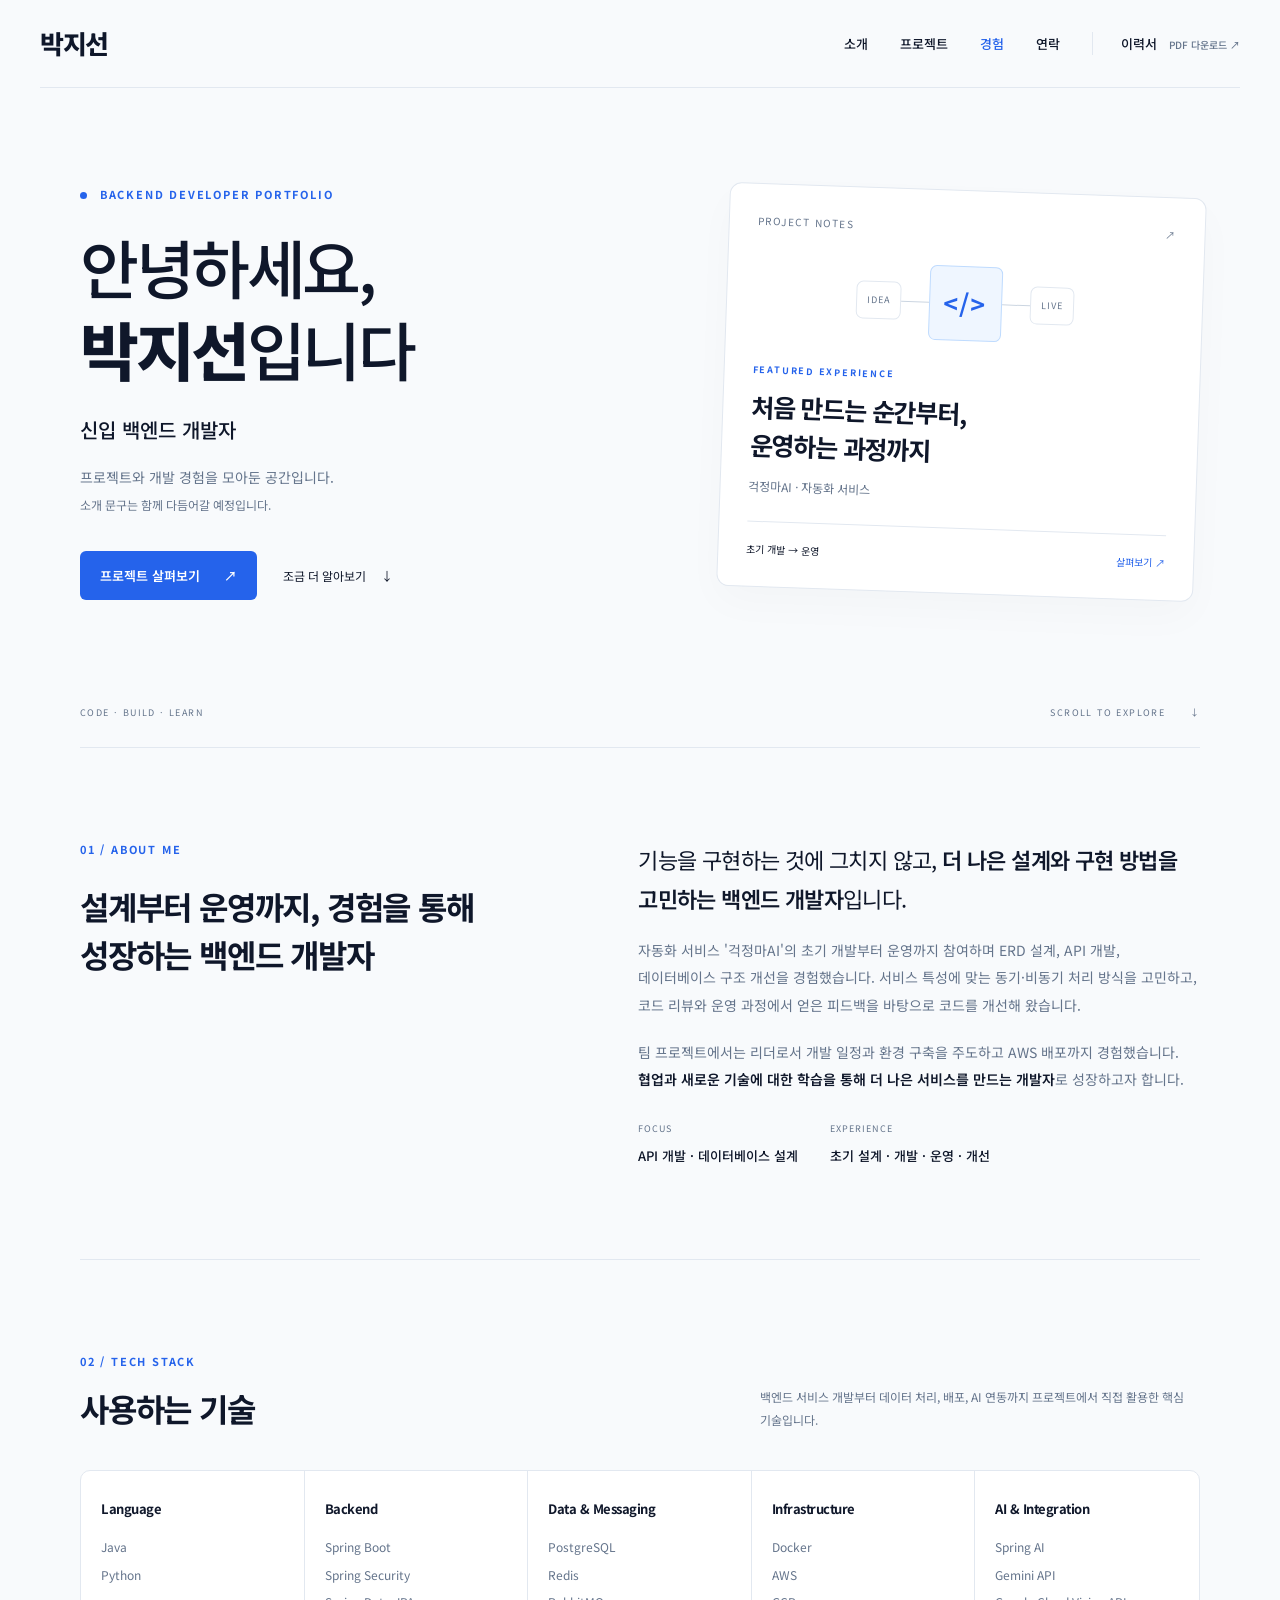
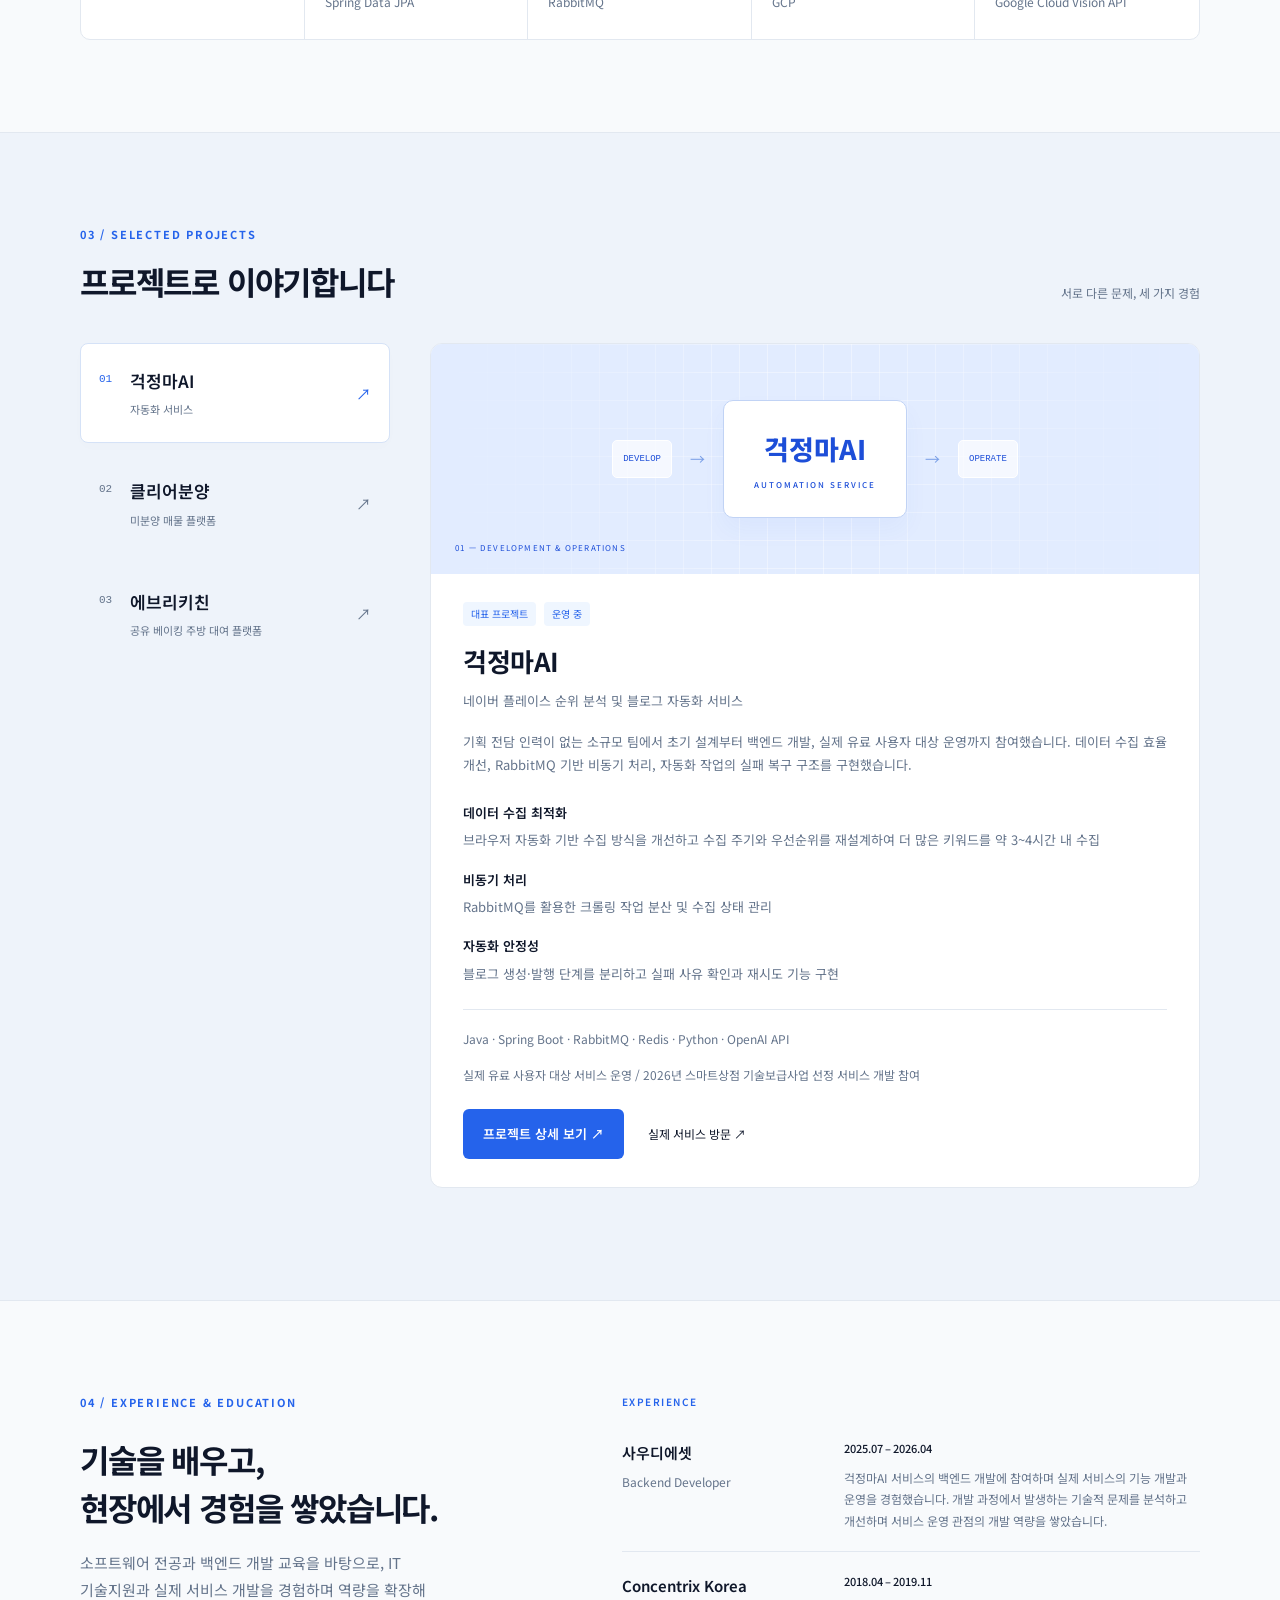
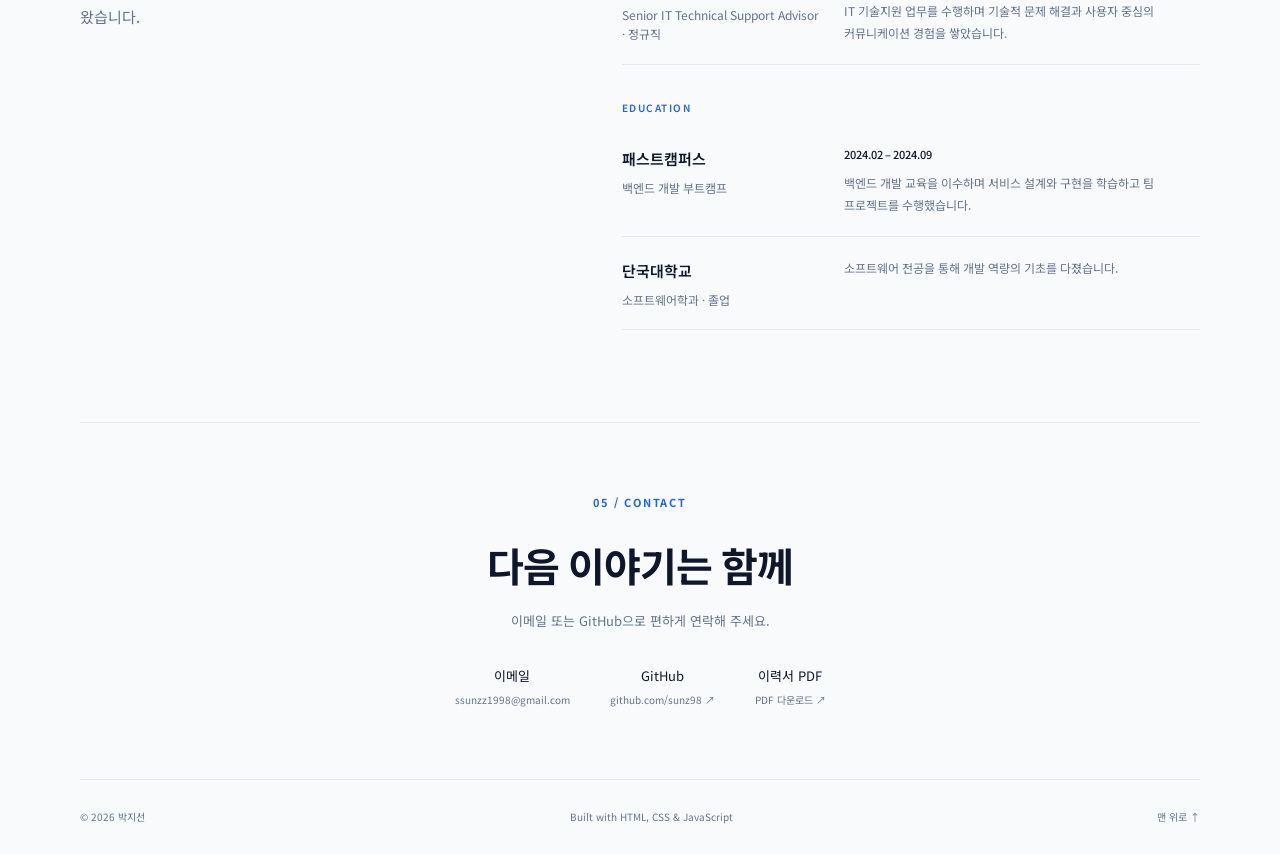
<file: index.html>
<!doctype html>
<html lang="ko">
<head>
  <meta charset="utf-8">
  <meta name="viewport" content="width=device-width, initial-scale=1">
  <meta name="description" content="박지선의 백엔드 개발자 포트폴리오. 프로젝트와 개발 경험을 소개합니다.">
  <title>박지선 · Backend Developer</title>
  <link rel="stylesheet" href="assets/css/styles.css">
  <link rel="stylesheet" href="assets/css/every-kitchen.css">
  <script src="assets/js/main.js" defer></script>
</head>
<body>
  <a class="skip-link" href="#main">본문으로 건너뛰기</a>
  <header class="header">
    <a class="brand" href="#home" aria-label="박지선 홈">박지선</a>
    <button class="menu-toggle" type="button" aria-expanded="false" aria-controls="navigation">메뉴 <span aria-hidden="true">☰</span></button>
    <nav id="navigation" aria-label="주 내비게이션">
      <a href="#about">소개</a><a href="#projects">프로젝트</a><a href="#experience">경험</a><a href="#contact">연락</a>
      <a class="resume-status" href="resume/박지선%20_%20Backend%20Developer%20Resume.pdf" download>이력서 <span>PDF 다운로드 ↗</span></a>
    </nav>
  </header>
  <main id="main">
    <section class="hero container" id="home" aria-labelledby="hero-title">
      <div class="hero-copy">
        <p class="eyebrow"><span class="blue-dot"></span> BACKEND DEVELOPER PORTFOLIO</p>
        <h1 id="hero-title">안녕하세요,<br><span>박지선</span>입니다</h1>
        <p class="hero-role">신입 백엔드 개발자</p>
        <p class="muted hero-description">프로젝트와 개발 경험을 모아둔 공간입니다.<br><span class="draft-text">소개 문구는 함께 다듬어갈 예정입니다.</span></p>
        <div class="hero-actions"><a class="button primary" href="#projects">프로젝트 살펴보기 <span aria-hidden="true">↗</span></a><a class="text-link" href="#about">조금 더 알아보기 <span aria-hidden="true">↓</span></a></div>
      </div>
      <aside class="hero-note" aria-label="대표 프로젝트 요약">
        <div class="note-top"><span>PROJECT NOTES</span><span aria-hidden="true">↗</span></div>
        <div class="note-visual" aria-hidden="true"><span class="node">IDEA</span><span class="connector"></span><span class="node central">&lt;/&gt;</span><span class="connector"></span><span class="node">LIVE</span></div>
        <p class="note-label">FEATURED EXPERIENCE</p>
        <h2>처음 만드는 순간부터,<br>운영하는 과정까지</h2>
        <p>걱정마AI · 자동화 서비스</p>
        <div class="note-footer"><span>초기 개발 → 운영</span><a href="#projects" aria-label="걱정마AI 프로젝트 살펴보기">살펴보기 ↗</a></div>
      </aside>
      <div class="hero-bottom"><span>CODE · BUILD · LEARN</span><a href="#about">SCROLL TO EXPLORE <span aria-hidden="true">↓</span></a></div>
    </section>

    <section class="section container about" id="about" aria-labelledby="about-title">
      <div>
        <p class="eyebrow">01 / ABOUT ME</p>
        <h2 id="about-title">설계부터 운영까지, 경험을 통해 성장하는 백엔드 개발자</h2>
      </div>
      <div class="about-content">
        <p class="lead">기능을 구현하는 것에 그치지 않고, <strong>더 나은 설계와 구현 방법을 고민하는 백엔드 개발자</strong>입니다.</p>
        <p class="muted">자동화 서비스 '걱정마AI'의 초기 개발부터 운영까지 참여하며 ERD 설계, API 개발, 데이터베이스 구조 개선을 경험했습니다. 서비스 특성에 맞는 동기·비동기 처리 방식을 고민하고, 코드 리뷰와 운영 과정에서 얻은 피드백을 바탕으로 코드를 개선해 왔습니다.</p>
        <p class="muted">팀 프로젝트에서는 리더로서 개발 일정과 환경 구축을 주도하고 AWS 배포까지 경험했습니다. <strong>협업과 새로운 기술에 대한 학습을 통해 더 나은 서비스를 만드는 개발자</strong>로 성장하고자 합니다.</p>
        <div class="about-facts">
          <div><span>FOCUS</span><strong>API 개발 · 데이터베이스 설계</strong></div>
          <div><span>EXPERIENCE</span><strong>초기 설계 · 개발 · 운영 · 개선</strong></div>
        </div>
      </div>
    </section>

    <section class="section container" id="stack" aria-labelledby="stack-title">
      <div class="section-heading">
        <div><p class="eyebrow">02 / TECH STACK</p><h2 id="stack-title">사용하는 기술</h2></div>
        <p class="section-caption">백엔드 서비스 개발부터 데이터 처리, 배포, AI 연동까지 프로젝트에서 직접 활용한 핵심 기술입니다.</p>
      </div>
      <div class="stack-grid">
        <div class="stack-item">
          <h3>Language</h3>
          <ul>
            <li>Java</li>
            <li>Python</li>
          </ul>
        </div>
        <div class="stack-item">
          <h3>Backend</h3>
          <ul>
            <li>Spring Boot</li>
            <li>Spring Security</li>
            <li>Spring Data JPA</li>
          </ul>
        </div>
        <div class="stack-item">
          <h3>Data &amp; Messaging</h3>
          <ul>
            <li>PostgreSQL</li>
            <li>Redis</li>
            <li>RabbitMQ</li>
          </ul>
        </div>
        <div class="stack-item">
          <h3>Infrastructure</h3>
          <ul>
            <li>Docker</li>
            <li>AWS</li>
            <li>GCP</li>
          </ul>
        </div>
        <div class="stack-item">
          <h3>AI &amp; Integration</h3>
          <ul>
            <li>Spring AI</li>
            <li>Gemini API</li>
            <li>Google Cloud Vision API</li>
          </ul>
        </div>
      </div>
    </section>

    <section class="projects-section" id="projects" aria-labelledby="projects-title"><div class="container section">
      <div class="section-heading"><div><p class="eyebrow">03 / SELECTED PROJECTS</p><h2 id="projects-title">프로젝트로 이야기합니다</h2></div><span class="section-caption">서로 다른 문제, 세 가지 경험</span></div>
      <div class="project-layout">
        <div class="project-selector" aria-label="프로젝트 선택">
          <a class="project-choice active" href="#project-worry" data-project="project-worry"><span class="project-number">01</span><span><strong>걱정마AI</strong><small>자동화 서비스</small></span><span class="choice-arrow" aria-hidden="true">↗</span></a>
          <a class="project-choice" href="#project-clear" data-project="project-clear"><span class="project-number">02</span><span><strong>클리어분양</strong><small>미분양 매물 플랫폼</small></span><span class="choice-arrow" aria-hidden="true">↗</span></a>
          <a class="project-choice" href="#project-kitchen" data-project="project-kitchen"><span class="project-number">03</span><span><strong>에브리키친</strong><small>공유 베이킹 주방 대여 플랫폼</small></span><span class="choice-arrow" aria-hidden="true">↗</span></a>
        </div>
        <div class="project-panels">
          <article class="project-panel" id="project-worry"><div class="project-art art-blue" aria-hidden="true"><div class="art-grid"></div><div class="workflow"><span>DEVELOP</span><i>→</i><span class="workflow-main">걱정마AI<span>AUTOMATION SERVICE</span></span><i>→</i><span>OPERATE</span></div><span class="art-corner">01 — DEVELOPMENT & OPERATIONS</span></div><div class="project-body">
              <div class="project-kicker"><span>대표 프로젝트</span><span>운영 중</span></div>
              <h3>걱정마AI</h3>
              <p>네이버 플레이스 순위 분석 및 블로그 자동화 서비스</p>
              <p class="worry-intro">기획 전담 인력이 없는 소규모 팀에서 초기 설계부터 백엔드 개발, 실제 유료 사용자 대상 운영까지 참여했습니다. 데이터 수집 효율 개선, RabbitMQ 기반 비동기 처리, 자동화 작업의 실패 복구 구조를 구현했습니다.</p>
              <ul class="worry-contributions">
                <li><strong>데이터 수집 최적화</strong>브라우저 자동화 기반 수집 방식을 개선하고 수집 주기와 우선순위를 재설계하여 더 많은 키워드를 약 3~4시간 내 수집</li>
                <li><strong>비동기 처리</strong>RabbitMQ를 활용한 크롤링 작업 분산 및 수집 상태 관리</li>
                <li><strong>자동화 안정성</strong>블로그 생성·발행 단계를 분리하고 실패 사유 확인과 재시도 기능 구현</li>
              </ul>
              <p class="worry-tech">Java · Spring Boot · RabbitMQ · Redis · Python · OpenAI API</p>
              <p class="worry-result">실제 유료 사용자 대상 서비스 운영 / 2026년 스마트상점 기술보급사업 선정 서비스 개발 참여</p>
              <div class="worry-links"><a class="button primary" href="projects/worry-free-ai.html">프로젝트 상세 보기 ↗</a><a href="https://www.xn--ai-511iu45b80q.com/landing" target="_blank" rel="noopener noreferrer">실제 서비스 방문 ↗<span class="sr-only"> (새 탭)</span></a></div>
            </div></article>
          <article class="project-panel" id="project-clear">
            <div class="project-art art-slate" aria-hidden="true"><div class="art-grid"></div><div class="art-word">클리어분양<span>PROPERTY PLATFORM</span></div><span class="art-corner">02 — CORPORATE RFP PROJECT</span></div>
            <div class="project-body">
              <div class="project-kicker"><span>기업 RFP 협업</span><span>개발 완료 · 미운영</span></div>
              <h3>클리어분양</h3>
              <p>미분양 매물 정보 제공 및 상담 연결 플랫폼</p>
              <p class="clear-intro">16명이 협업한 프로젝트에서 백엔드 팀장을 맡았습니다. 인증·인가, 상담 배정 동시성 제어, AWS 데이터 저장 인프라를 구현하고 ERD·API 명세 설계와 직군 간 협업을 주도했습니다.</p>
              <ul class="clear-contributions">
                <li><strong>동시성 제어</strong>Redisson 분산 락으로 상담 담당자 중복 배정 방지</li>
                <li><strong>인증·인가</strong>Spring Security·JWT·Redis 기반 역할별 API 접근 제어</li>
                <li><strong>클라우드 저장</strong>AWS RDS·S3·Redis 구성 및 Presigned URL 업로드</li>
                <li><strong>백엔드 리딩</strong>5명 역할 분담, ERD·Swagger API 명세 설계, 요구사항 조율</li>
              </ul>
              <p class="clear-tech">Spring Boot · Spring Security · Redis · Redisson · AWS</p>
              <p class="clear-result">기업 필수 요구사항 구현 완료 · 배포 환경 시연 · 기업 담당자 대상 최종 발표</p>
              <a class="button primary" href="projects/clear-sale.html">프로젝트 상세 보기 ↗</a>
            </div>
          </article>
          <article class="project-panel" id="project-kitchen">
            <div class="project-art art-green" aria-hidden="true"><div class="art-grid"></div><div class="art-word">EveryKitchen<span>BAKING SPACE PLATFORM</span></div><span class="art-corner">03 — TEAM LEAD PROJECT</span></div>
            <div class="project-body">
              <div class="project-kicker"><span>팀 리딩</span><span>개발 완료 · 미운영</span></div>
              <h3>에브리키친</h3>
              <p>베이킹 특화 공유주방 예약 및 재료 정산 플랫폼</p>
              <p class="kitchen-intro">베이킹 공간의 설비·재료 관리에 주목해 기획한 공유주방 대여 플랫폼입니다. Redis TTL 기반 예약 선점, KakaoPay 결제와 이용 후 재료비 정산을 구현하고 팀장으로서 설계부터 Docker·AWS EC2 배포까지 주도했습니다.</p>
              <ul class="kitchen-contributions">
                <li><strong>예약 선점</strong>Redis TTL을 활용한 10분 예약·결제 대기 관리</li>
                <li><strong>결제·정산</strong>KakaoPay 예약 이용료 결제와 재료 사용량 기반 추가 정산</li>
                <li><strong>도메인 설계</strong>베이킹 설비·도구·식재료 관리 모델과 API 설계</li>
                <li><strong>통합 배포</strong>Docker 기반 프론트엔드·백엔드 AWS EC2 배포</li>
                <li><strong>팀 리딩</strong>Git 협업 규칙·코드 리뷰·일정 관리 주도</li>
              </ul>
              <p class="kitchen-tech">Spring Boot · Redis · Docker · AWS EC2 · KakaoPay API</p>
              <p class="kitchen-result">계획 일정 준수 · 주요 기능 구현 및 배포 완료 · 프로젝트 평가 A+</p>
              <a class="button primary" href="projects/every-kitchen.html">프로젝트 상세 보기 ↗</a>
            </div>
          </article>
        </div>
      </div>
    </div></section>

    <section class="section container experience" id="experience" aria-labelledby="experience-title">
      <div class="experience-intro">
        <p class="eyebrow">04 / EXPERIENCE & EDUCATION</p>
        <h2 id="experience-title">기술을 배우고,<br>현장에서 경험을 쌓았습니다.</h2>
        <p class="muted">소프트웨어 전공과 백엔드 개발 교육을 바탕으로, IT 기술지원과 실제 서비스 개발을 경험하며 역량을 확장해 왔습니다.</p>
      </div>
      <div class="experience-content">
        <section class="experience-group" aria-labelledby="experience-work-title">
          <h3 id="experience-work-title">EXPERIENCE</h3>
          <article class="experience-entry">
            <div class="experience-entry-meta"><h4>사우디에셋</h4><p>Backend Developer</p></div>
            <div class="experience-entry-detail"><p class="experience-date"><time datetime="2025-07">2025.07</time> – <time datetime="2026-04">2026.04</time></p><p>걱정마AI 서비스의 백엔드 개발에 참여하며 실제 서비스의 기능 개발과 운영을 경험했습니다. 개발 과정에서 발생하는 기술적 문제를 분석하고 개선하며 서비스 운영 관점의 개발 역량을 쌓았습니다.</p></div>
          </article>
          <article class="experience-entry">
            <div class="experience-entry-meta"><h4>Concentrix Korea</h4><p>Senior IT Technical Support Advisor · 정규직</p></div>
            <div class="experience-entry-detail"><p class="experience-date"><time datetime="2018-04">2018.04</time> – <time datetime="2019-11">2019.11</time></p><p>IT 기술지원 업무를 수행하며 기술적 문제 해결과 사용자 중심의 커뮤니케이션 경험을 쌓았습니다.</p></div>
          </article>
        </section>
        <section class="experience-group" aria-labelledby="experience-education-title">
          <h3 id="experience-education-title">EDUCATION</h3>
          <article class="experience-entry">
            <div class="experience-entry-meta"><h4>패스트캠퍼스</h4><p>백엔드 개발 부트캠프</p></div>
            <div class="experience-entry-detail"><p class="experience-date"><time datetime="2024-02">2024.02</time> – <time datetime="2024-09">2024.09</time></p><p>백엔드 개발 교육을 이수하며 서비스 설계와 구현을 학습하고 팀 프로젝트를 수행했습니다.</p></div>
          </article>
          <article class="experience-entry">
            <div class="experience-entry-meta"><h4>단국대학교</h4><p>소프트웨어학과 · 졸업</p></div>
            <div class="experience-entry-detail"><p>소프트웨어 전공을 통해 개발 역량의 기초를 다졌습니다.</p></div>
          </article>
        </section>
      </div>
    </section>
    <section class="contact-section container" id="contact" aria-labelledby="contact-title"><p class="eyebrow">05 / CONTACT</p><h2 id="contact-title">다음 이야기는 함께</h2><p class="muted">이메일 또는 GitHub으로 편하게 연락해 주세요.</p><div class="contact-links"><a href="mailto:ssunzz1998@gmail.com">이메일 <small>ssunzz1998@gmail.com</small></a><a href="https://github.com/sunz98" target="_blank" rel="noopener noreferrer">GitHub <small>github.com/sunz98 ↗</small></a><a href="resume/박지선%20_%20Backend%20Developer%20Resume.pdf" download>이력서 PDF <small>PDF 다운로드 ↗</small></a></div></section>
  </main>
  <footer class="container footer"><span>© <span id="year">2026</span> 박지선</span><span>Built with HTML, CSS & JavaScript</span><a href="#home">맨 위로 ↑</a></footer>
</body>
</html>
</file>
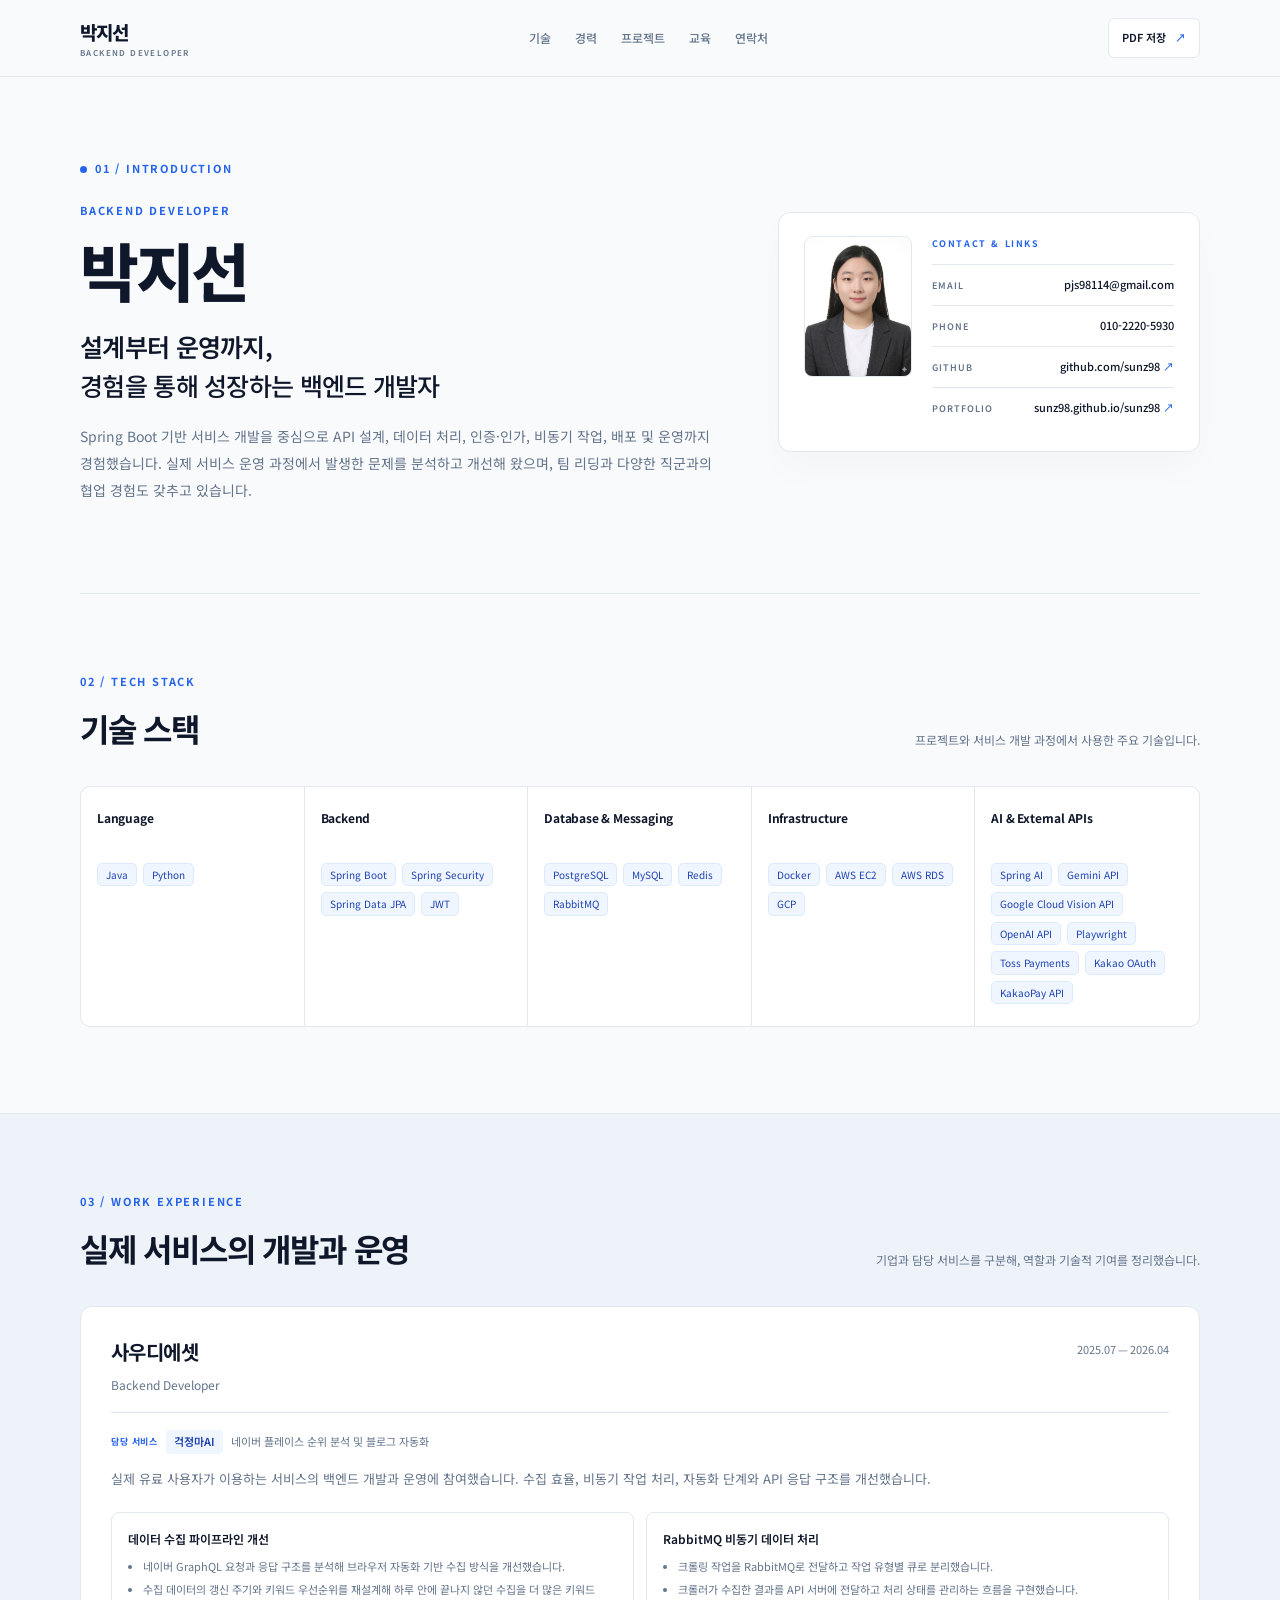
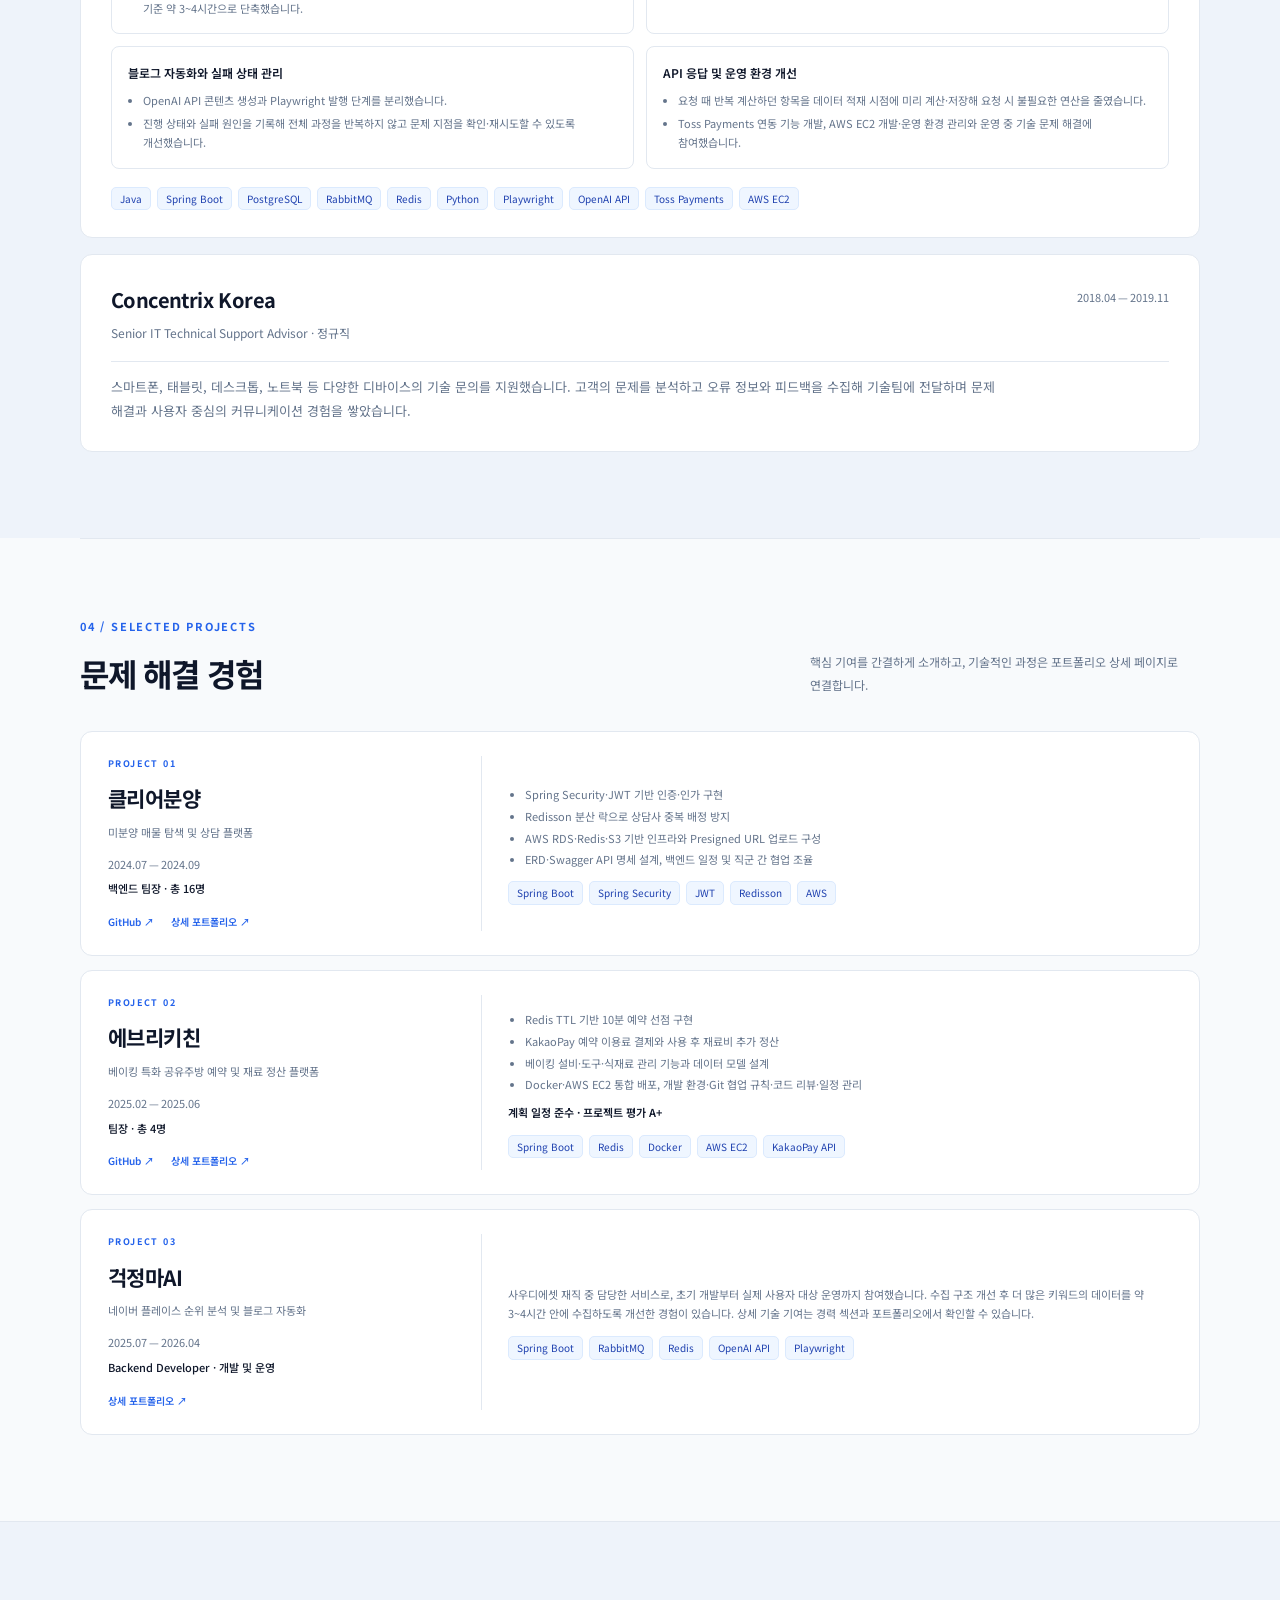
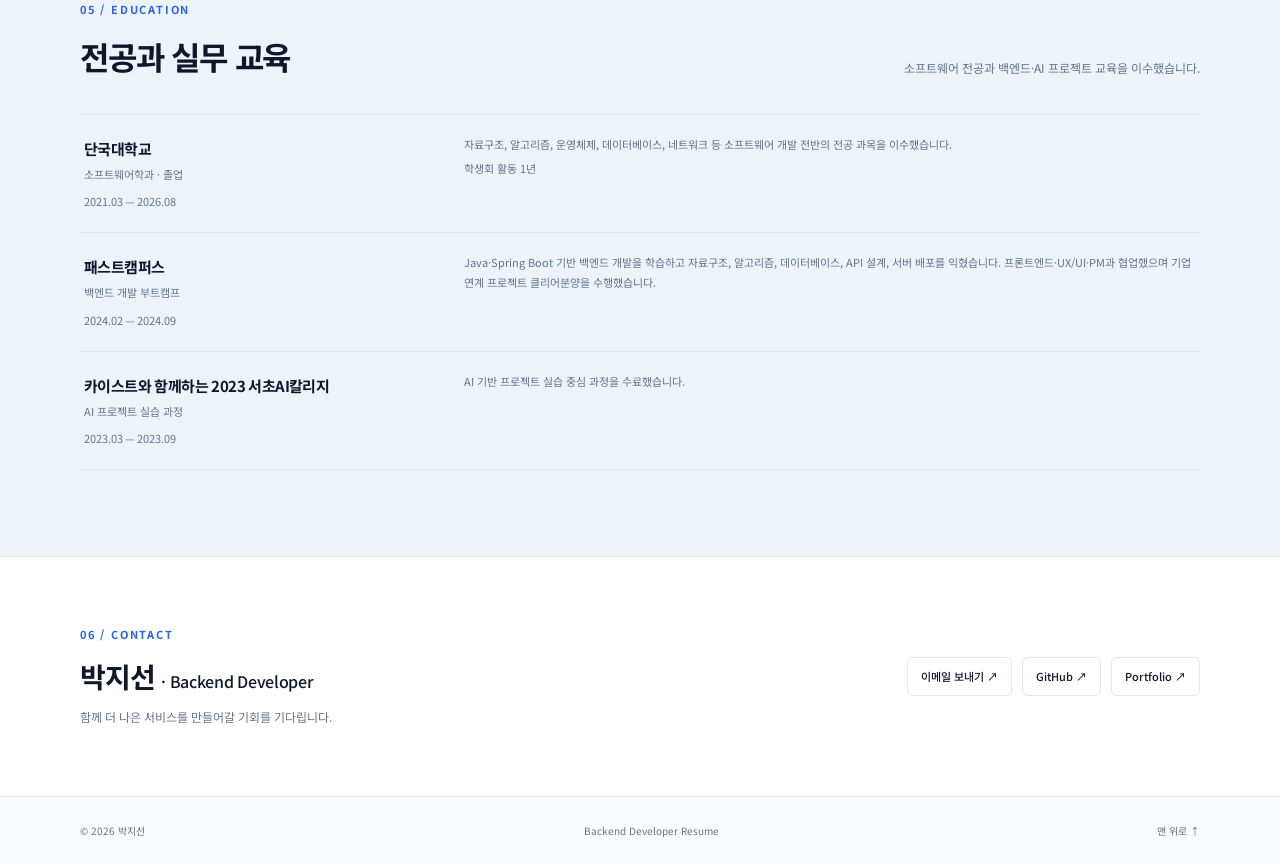
<file: resume/index.html>
<!doctype html>
<html lang="ko">
<head>
  <meta charset="utf-8">
  <meta name="viewport" content="width=device-width, initial-scale=1">
  <meta name="description" content="박지선 백엔드 개발자 이력서. Spring Boot 기반 서비스 개발, 데이터 처리, 배포와 운영 경험을 소개합니다.">
  <title>박지선 | Backend Developer Resume</title>
  <link rel="stylesheet" href="styles.css">
  <script src="script.js" defer></script>
</head>
<body>
  <a class="skip-link" href="#main">본문으로 건너뛰기</a>
  <header class="site-header">
    <div class="container header-inner">
      <a class="brand" href="../index.html" aria-label="포트폴리오로 이동">박지선<span>BACKEND DEVELOPER</span></a>
      <nav class="resume-nav" aria-label="이력서 섹션">
        <a href="#stack">기술</a>
        <a href="#experience">경력</a>
        <a href="#projects">프로젝트</a>
        <a href="#education">교육</a>
        <a href="#contact">연락처</a>
      </nav>
      <button class="print-button" id="print-resume" type="button">PDF 저장 <span aria-hidden="true">↗</span></button>
    </div>
  </header>

  <main id="main">
    <section class="intro container" id="introduction" aria-labelledby="resume-title">
      <div class="intro-copy">
        <p class="eyebrow"><span class="blue-dot" aria-hidden="true"></span>01 / INTRODUCTION</p>
        <p class="role-label">BACKEND DEVELOPER</p>
        <h1 id="resume-title">박지선</h1>
        <h2>설계부터 운영까지,<br><span>경험을 통해 성장하는 백엔드 개발자</span></h2>
        <p class="intro-summary">Spring Boot 기반 서비스 개발을 중심으로 API 설계, 데이터 처리, 인증·인가, 비동기 작업, 배포 및 운영까지 경험했습니다. 실제 서비스 운영 과정에서 발생한 문제를 분석하고 개선해 왔으며, 팀 리딩과 다양한 직군과의 협업 경험도 갖추고 있습니다.</p>
      </div>
      <aside class="contact-card" aria-label="연락 및 프로필 링크">
        <img class="profile-photo" src="assets/profile-photo.jpeg" alt="박지선 이력서 사진" width="782" height="1024">
        <div class="contact-card-details">
          <p class="contact-card-label">CONTACT & LINKS</p>
          <a href="mailto:pjs98114@gmail.com"><span>EMAIL</span><strong>pjs98114@gmail.com</strong></a>
          <a href="tel:+821022205930"><span>PHONE</span><strong>010-2220-5930</strong></a>
          <a href="https://github.com/sunz98" target="_blank" rel="noopener noreferrer"><span>GITHUB</span><strong>github.com/sunz98 <span aria-hidden="true">↗</span></strong></a>
          <a href="../index.html"><span>PORTFOLIO</span><strong>sunz98.github.io/sunz98 <span aria-hidden="true">↗</span></strong></a>
        </div>
      </aside>
    </section>

    <section class="resume-section container" id="stack" aria-labelledby="stack-title">
      <div class="section-heading">
        <div><p class="eyebrow">02 / TECH STACK</p><h2 id="stack-title">기술 스택</h2></div>
        <p class="section-caption">프로젝트와 서비스 개발 과정에서 사용한 주요 기술입니다.</p>
      </div>
      <div class="stack-grid">
        <article class="stack-card"><h3>Language</h3><ul class="tag-list"><li>Java</li><li>Python</li></ul></article>
        <article class="stack-card"><h3>Backend</h3><ul class="tag-list"><li>Spring Boot</li><li>Spring Security</li><li>Spring Data JPA</li><li>JWT</li></ul></article>
        <article class="stack-card"><h3>Database &amp; Messaging</h3><ul class="tag-list"><li>PostgreSQL</li><li>MySQL</li><li>Redis</li><li>RabbitMQ</li></ul></article>
        <article class="stack-card"><h3>Infrastructure</h3><ul class="tag-list"><li>Docker</li><li>AWS EC2</li><li>AWS RDS</li><li>GCP</li></ul></article>
        <article class="stack-card"><h3>AI &amp; External APIs</h3><ul class="tag-list"><li>Spring AI</li><li>Gemini API</li><li>Google Cloud Vision API</li><li>OpenAI API</li><li>Playwright</li><li>Toss Payments</li><li>Kakao OAuth</li><li>KakaoPay API</li></ul></article>
      </div>
    </section>

    <section class="resume-section section-tint" id="experience" aria-labelledby="experience-title">
      <div class="container">
        <div class="section-heading">
          <div><p class="eyebrow">03 / WORK EXPERIENCE</p><h2 id="experience-title">실제 서비스의 개발과 운영</h2></div>
          <p class="section-caption">기업과 담당 서비스를 구분해, 역할과 기술적 기여를 정리했습니다.</p>
        </div>
        <article class="work-card" aria-labelledby="saudi-title">
          <header class="work-card-header">
            <div><h3 id="saudi-title">사우디에셋</h3><p class="job-title">Backend Developer</p></div>
            <p class="period"><time datetime="2025-07">2025.07</time> — <time datetime="2026-04">2026.04</time></p>
          </header>
          <div class="service-label"><span>담당 서비스</span><strong>걱정마AI</strong><span>네이버 플레이스 순위 분석 및 블로그 자동화</span></div>
          <p class="work-summary">실제 유료 사용자가 이용하는 서비스의 백엔드 개발과 운영에 참여했습니다. 수집 효율, 비동기 작업 처리, 자동화 단계와 API 응답 구조를 개선했습니다.</p>
          <div class="contribution-list">
            <section class="contribution"><h4>데이터 수집 파이프라인 개선</h4><ul><li>네이버 GraphQL 요청과 응답 구조를 분석해 브라우저 자동화 기반 수집 방식을 개선했습니다.</li><li>수집 데이터의 갱신 주기와 키워드 우선순위를 재설계해 하루 안에 끝나지 않던 수집을 더 많은 키워드 기준 약 3~4시간으로 단축했습니다.</li></ul></section>
            <section class="contribution"><h4>RabbitMQ 비동기 데이터 처리</h4><ul><li>크롤링 작업을 RabbitMQ로 전달하고 작업 유형별 큐로 분리했습니다.</li><li>크롤러가 수집한 결과를 API 서버에 전달하고 처리 상태를 관리하는 흐름을 구현했습니다.</li></ul></section>
            <section class="contribution"><h4>블로그 자동화와 실패 상태 관리</h4><ul><li>OpenAI API 콘텐츠 생성과 Playwright 발행 단계를 분리했습니다.</li><li>진행 상태와 실패 원인을 기록해 전체 과정을 반복하지 않고 문제 지점을 확인·재시도할 수 있도록 개선했습니다.</li></ul></section>
            <section class="contribution"><h4>API 응답 및 운영 환경 개선</h4><ul><li>요청 때 반복 계산하던 항목을 데이터 적재 시점에 미리 계산·저장해 요청 시 불필요한 연산을 줄였습니다.</li><li>Toss Payments 연동 기능 개발, AWS EC2 개발·운영 환경 관리와 운영 중 기술 문제 해결에 참여했습니다.</li></ul></section>
          </div>
          <ul class="tag-list work-tags" aria-label="걱정마AI 사용 기술"><li>Java</li><li>Spring Boot</li><li>PostgreSQL</li><li>RabbitMQ</li><li>Redis</li><li>Python</li><li>Playwright</li><li>OpenAI API</li><li>Toss Payments</li><li>AWS EC2</li></ul>
        </article>
        <article class="work-card support-card" aria-labelledby="concentrix-title">
          <header class="work-card-header">
            <div><h3 id="concentrix-title">Concentrix Korea</h3><p class="job-title">Senior IT Technical Support Advisor · 정규직</p></div>
            <p class="period"><time datetime="2018-04">2018.04</time> — <time datetime="2019-11">2019.11</time></p>
          </header>
          <p class="work-summary">스마트폰, 태블릿, 데스크톱, 노트북 등 다양한 디바이스의 기술 문의를 지원했습니다. 고객의 문제를 분석하고 오류 정보와 피드백을 수집해 기술팀에 전달하며 문제 해결과 사용자 중심의 커뮤니케이션 경험을 쌓았습니다.</p>
        </article>
      </div>
    </section>

    <section class="resume-section container" id="projects" aria-labelledby="projects-title">
      <div class="section-heading">
        <div><p class="eyebrow">04 / SELECTED PROJECTS</p><h2 id="projects-title">문제 해결 경험</h2></div>
        <p class="section-caption">핵심 기여를 간결하게 소개하고, 기술적인 과정은 포트폴리오 상세 페이지로 연결합니다.</p>
      </div>
      <div class="project-list">
        <article class="project-card" aria-labelledby="clear-title">
          <div class="project-meta"><p class="project-index">PROJECT 01</p><h3 id="clear-title">클리어분양</h3><p class="project-subtitle">미분양 매물 탐색 및 상담 플랫폼</p><p class="period"><time datetime="2024-07">2024.07</time> — <time datetime="2024-09">2024.09</time></p><p class="project-role">백엔드 팀장 · 총 16명</p><div class="project-links"><a href="https://github.com/final-subscribers/backend" target="_blank" rel="noopener noreferrer">GitHub ↗</a><a href="../projects/clear-sale.html">상세 포트폴리오 ↗</a></div></div>
          <div class="project-detail"><ul><li>Spring Security·JWT 기반 인증·인가 구현</li><li>Redisson 분산 락으로 상담사 중복 배정 방지</li><li>AWS RDS·Redis·S3 기반 인프라와 Presigned URL 업로드 구성</li><li>ERD·Swagger API 명세 설계, 백엔드 일정 및 직군 간 협업 조율</li></ul><ul class="tag-list" aria-label="클리어분양 기술"><li>Spring Boot</li><li>Spring Security</li><li>JWT</li><li>Redisson</li><li>AWS</li></ul></div>
        </article>
        <article class="project-card" aria-labelledby="kitchen-title">
          <div class="project-meta"><p class="project-index">PROJECT 02</p><h3 id="kitchen-title">에브리키친</h3><p class="project-subtitle">베이킹 특화 공유주방 예약 및 재료 정산 플랫폼</p><p class="period"><time datetime="2025-02">2025.02</time> — <time datetime="2025-06">2025.06</time></p><p class="project-role">팀장 · 총 4명</p><div class="project-links"><a href="https://github.com/Everykitchen" target="_blank" rel="noopener noreferrer">GitHub ↗</a><a href="../projects/every-kitchen.html">상세 포트폴리오 ↗</a></div></div>
          <div class="project-detail"><ul><li>Redis TTL 기반 10분 예약 선점 구현</li><li>KakaoPay 예약 이용료 결제와 사용 후 재료비 추가 정산</li><li>베이킹 설비·도구·식재료 관리 기능과 데이터 모델 설계</li><li>Docker·AWS EC2 통합 배포, 개발 환경·Git 협업 규칙·코드 리뷰·일정 관리</li></ul><p class="project-outcome">계획 일정 준수 · 프로젝트 평가 A+</p><ul class="tag-list" aria-label="에브리키친 기술"><li>Spring Boot</li><li>Redis</li><li>Docker</li><li>AWS EC2</li><li>KakaoPay API</li></ul></div>
        </article>
        <article class="project-card" aria-labelledby="worry-title">
          <div class="project-meta"><p class="project-index">PROJECT 03</p><h3 id="worry-title">걱정마AI</h3><p class="project-subtitle">네이버 플레이스 순위 분석 및 블로그 자동화</p><p class="period"><time datetime="2025-07">2025.07</time> — <time datetime="2026-04">2026.04</time></p><p class="project-role">Backend Developer · 개발 및 운영</p><div class="project-links"><a href="../projects/worry-free-ai.html">상세 포트폴리오 ↗</a></div></div>
          <div class="project-detail"><p>사우디에셋 재직 중 담당한 서비스로, 초기 개발부터 실제 사용자 대상 운영까지 참여했습니다. 수집 구조 개선 후 더 많은 키워드의 데이터를 약 3~4시간 안에 수집하도록 개선한 경험이 있습니다. 상세 기술 기여는 경력 섹션과 포트폴리오에서 확인할 수 있습니다.</p><ul class="tag-list" aria-label="걱정마AI 기술"><li>Spring Boot</li><li>RabbitMQ</li><li>Redis</li><li>OpenAI API</li><li>Playwright</li></ul></div>
        </article>
      </div>
    </section>

    <section class="resume-section section-tint" id="education" aria-labelledby="education-title">
      <div class="container">
        <div class="section-heading">
          <div><p class="eyebrow">05 / EDUCATION</p><h2 id="education-title">전공과 실무 교육</h2></div>
          <p class="section-caption">소프트웨어 전공과 백엔드·AI 프로젝트 교육을 이수했습니다.</p>
        </div>
        <div class="education-list">
          <article class="education-entry"><div><h3>단국대학교</h3><p>소프트웨어학과 · 졸업</p><p class="period"><time datetime="2021-03">2021.03</time> — <time datetime="2026-08">2026.08</time></p></div><div><p>자료구조, 알고리즘, 운영체제, 데이터베이스, 네트워크 등 소프트웨어 개발 전반의 전공 과목을 이수했습니다.</p><p>학생회 활동 1년</p></div></article>
          <article class="education-entry"><div><h3>패스트캠퍼스</h3><p>백엔드 개발 부트캠프</p><p class="period"><time datetime="2024-02">2024.02</time> — <time datetime="2024-09">2024.09</time></p></div><div><p>Java·Spring Boot 기반 백엔드 개발을 학습하고 자료구조, 알고리즘, 데이터베이스, API 설계, 서버 배포를 익혔습니다. 프론트엔드·UX/UI·PM과 협업했으며 기업 연계 프로젝트 클리어분양을 수행했습니다.</p></div></article>
          <article class="education-entry"><div><h3>카이스트와 함께하는 2023 서초AI칼리지</h3><p>AI 프로젝트 실습 과정</p><p class="period"><time datetime="2023-03">2023.03</time> — <time datetime="2023-09">2023.09</time></p></div><div><p>AI 기반 프로젝트 실습 중심 과정을 수료했습니다.</p></div></article>
        </div>
      </div>
    </section>

    <section class="contact-section" id="contact" aria-labelledby="contact-title">
      <div class="container contact-inner">
        <div><p class="eyebrow">06 / CONTACT</p><h2 id="contact-title">박지선 <span>· Backend Developer</span></h2><p>함께 더 나은 서비스를 만들어갈 기회를 기다립니다.</p></div>
        <div class="contact-actions"><a href="mailto:pjs98114@gmail.com">이메일 보내기 ↗</a><a href="https://github.com/sunz98" target="_blank" rel="noopener noreferrer">GitHub ↗</a><a href="../index.html">Portfolio ↗</a></div>
      </div>
    </section>
  </main>

  <footer class="container footer"><span>© <span id="year">2026</span> 박지선</span><span>Backend Developer Resume</span><a href="#introduction">맨 위로 ↑</a></footer>
</body>
</html>
</file>
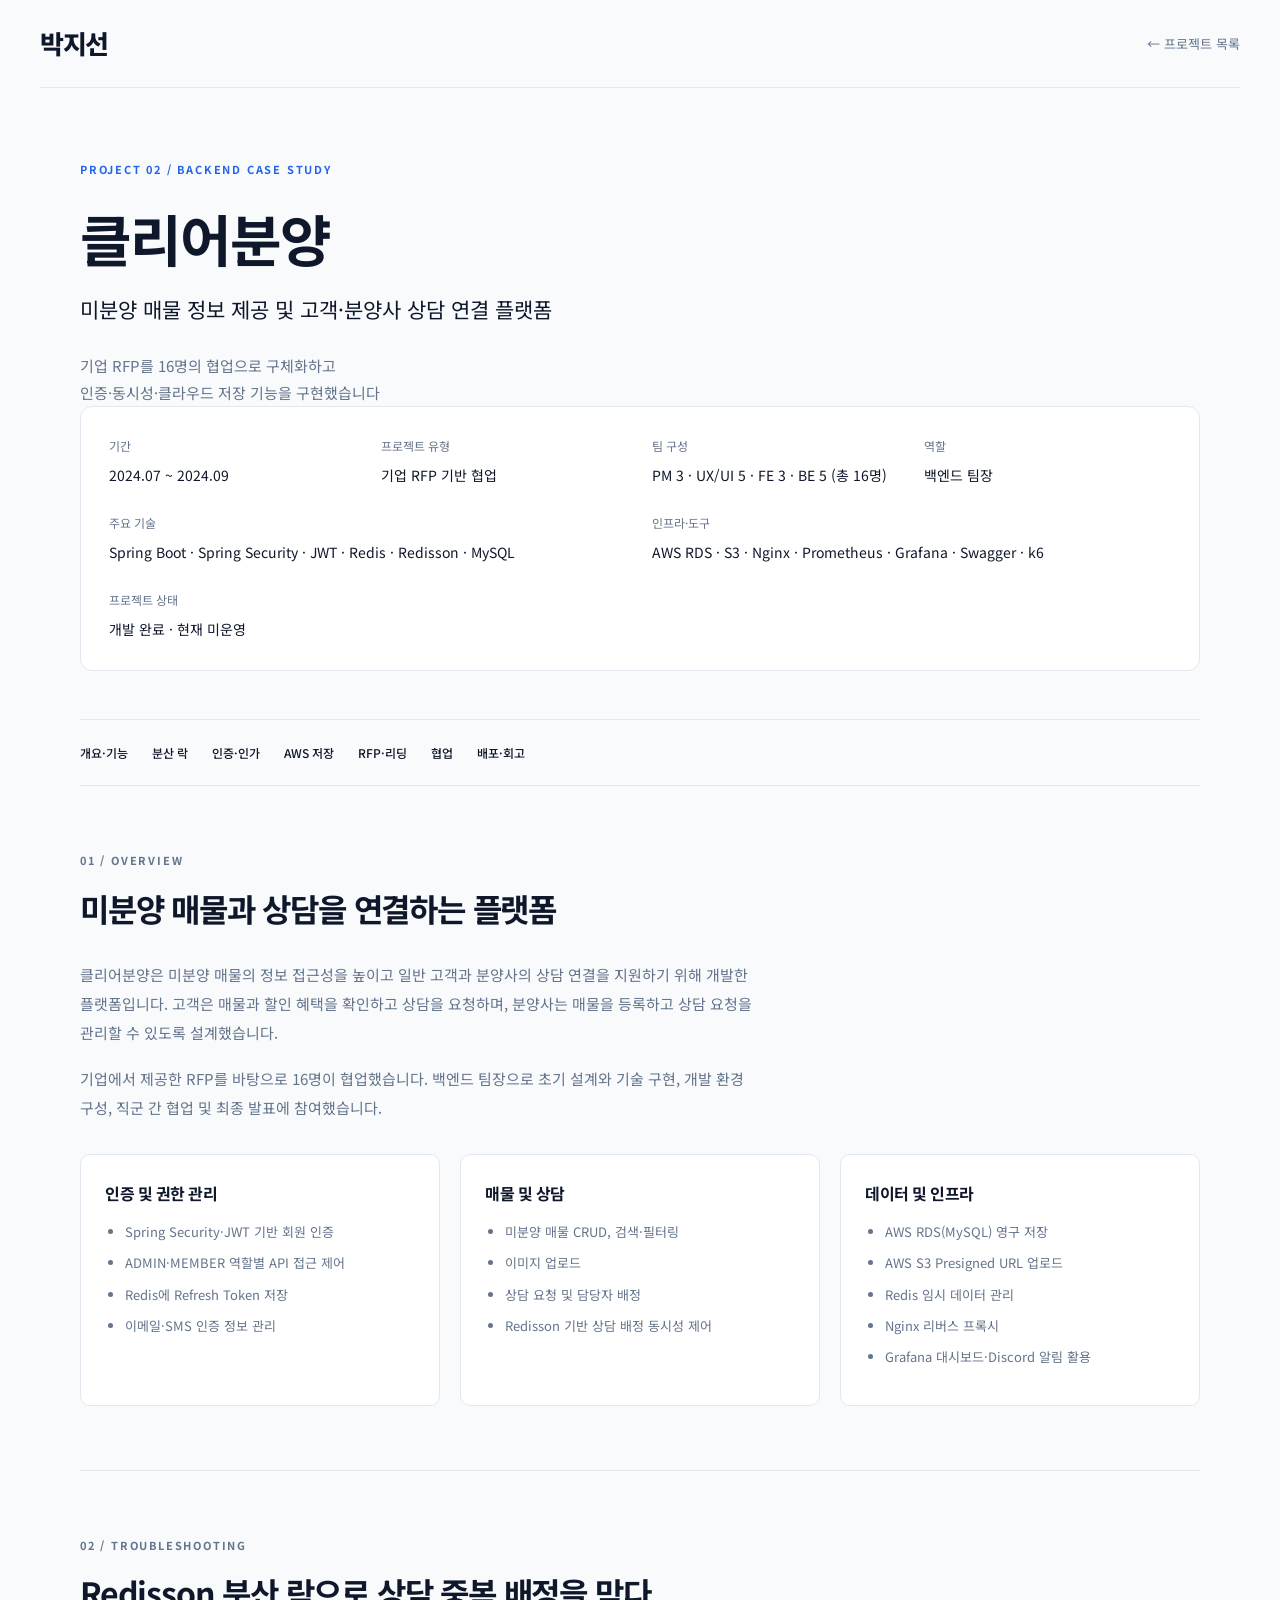
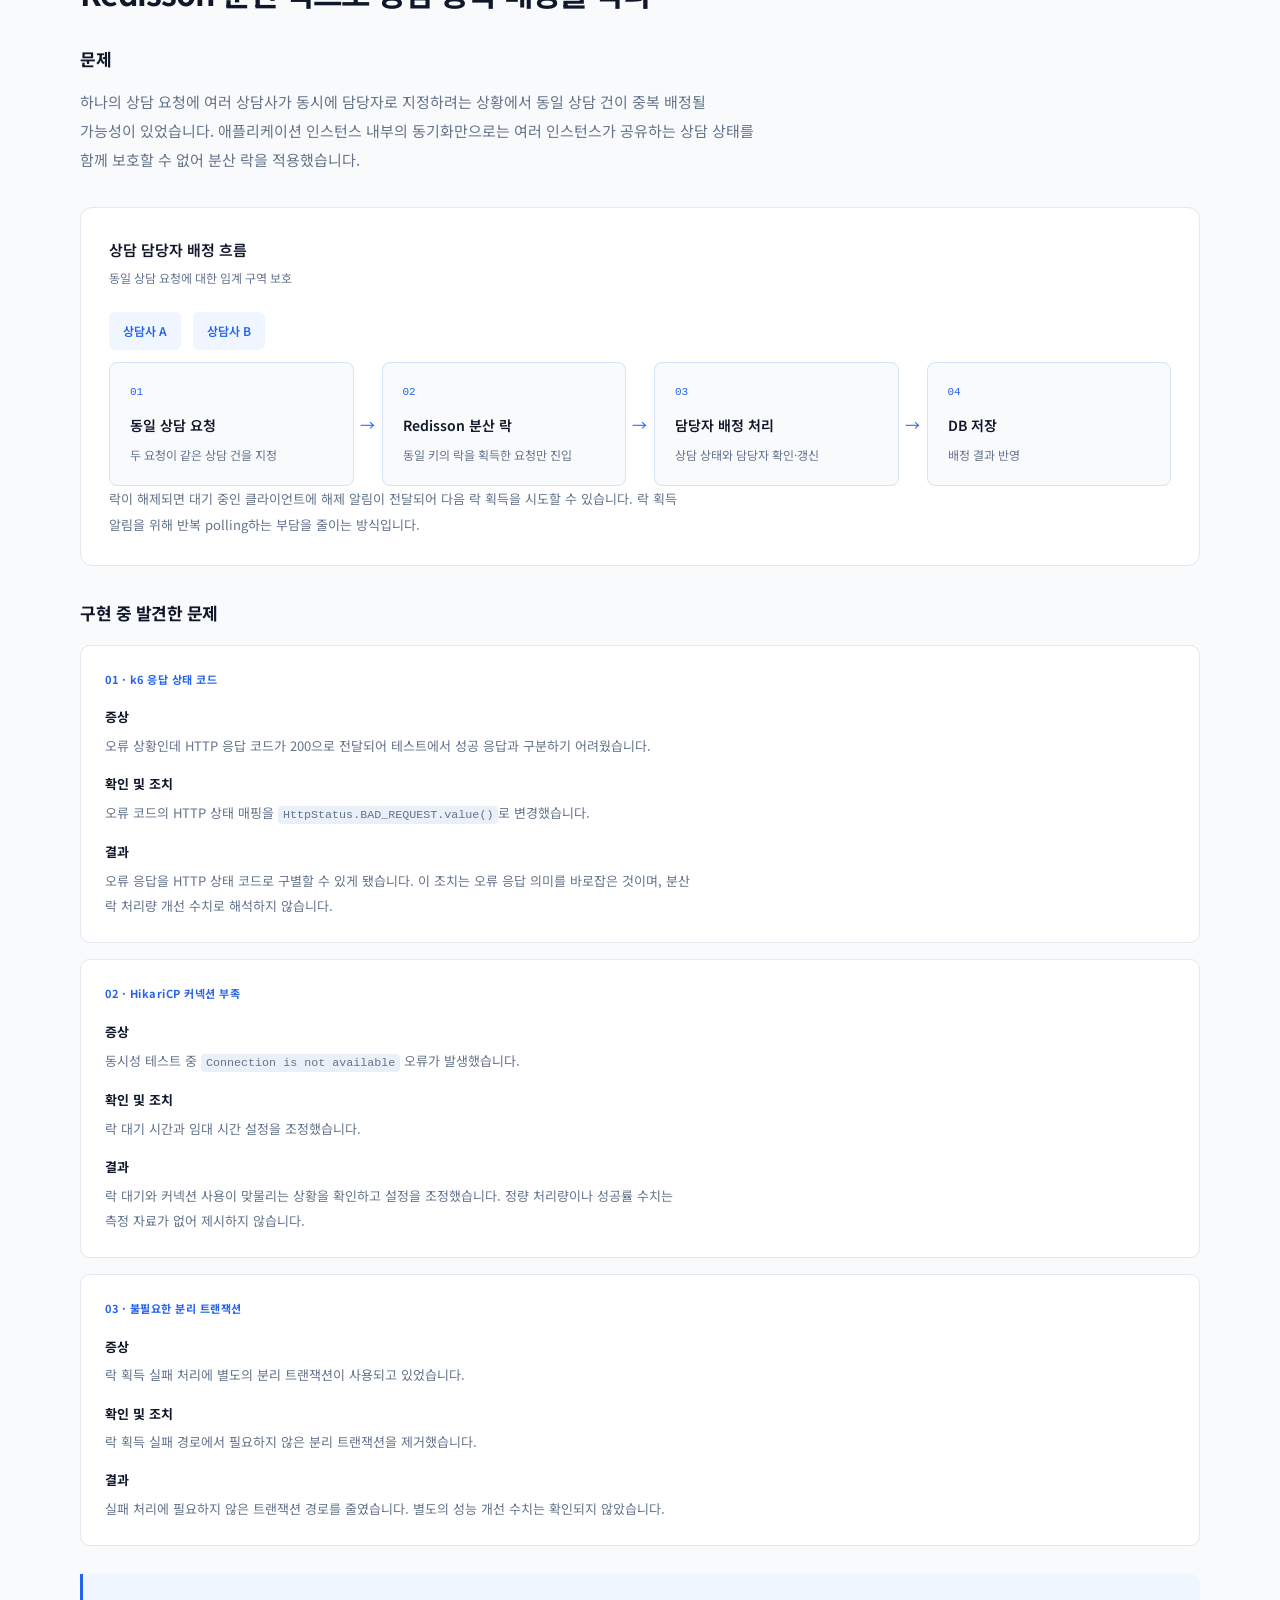
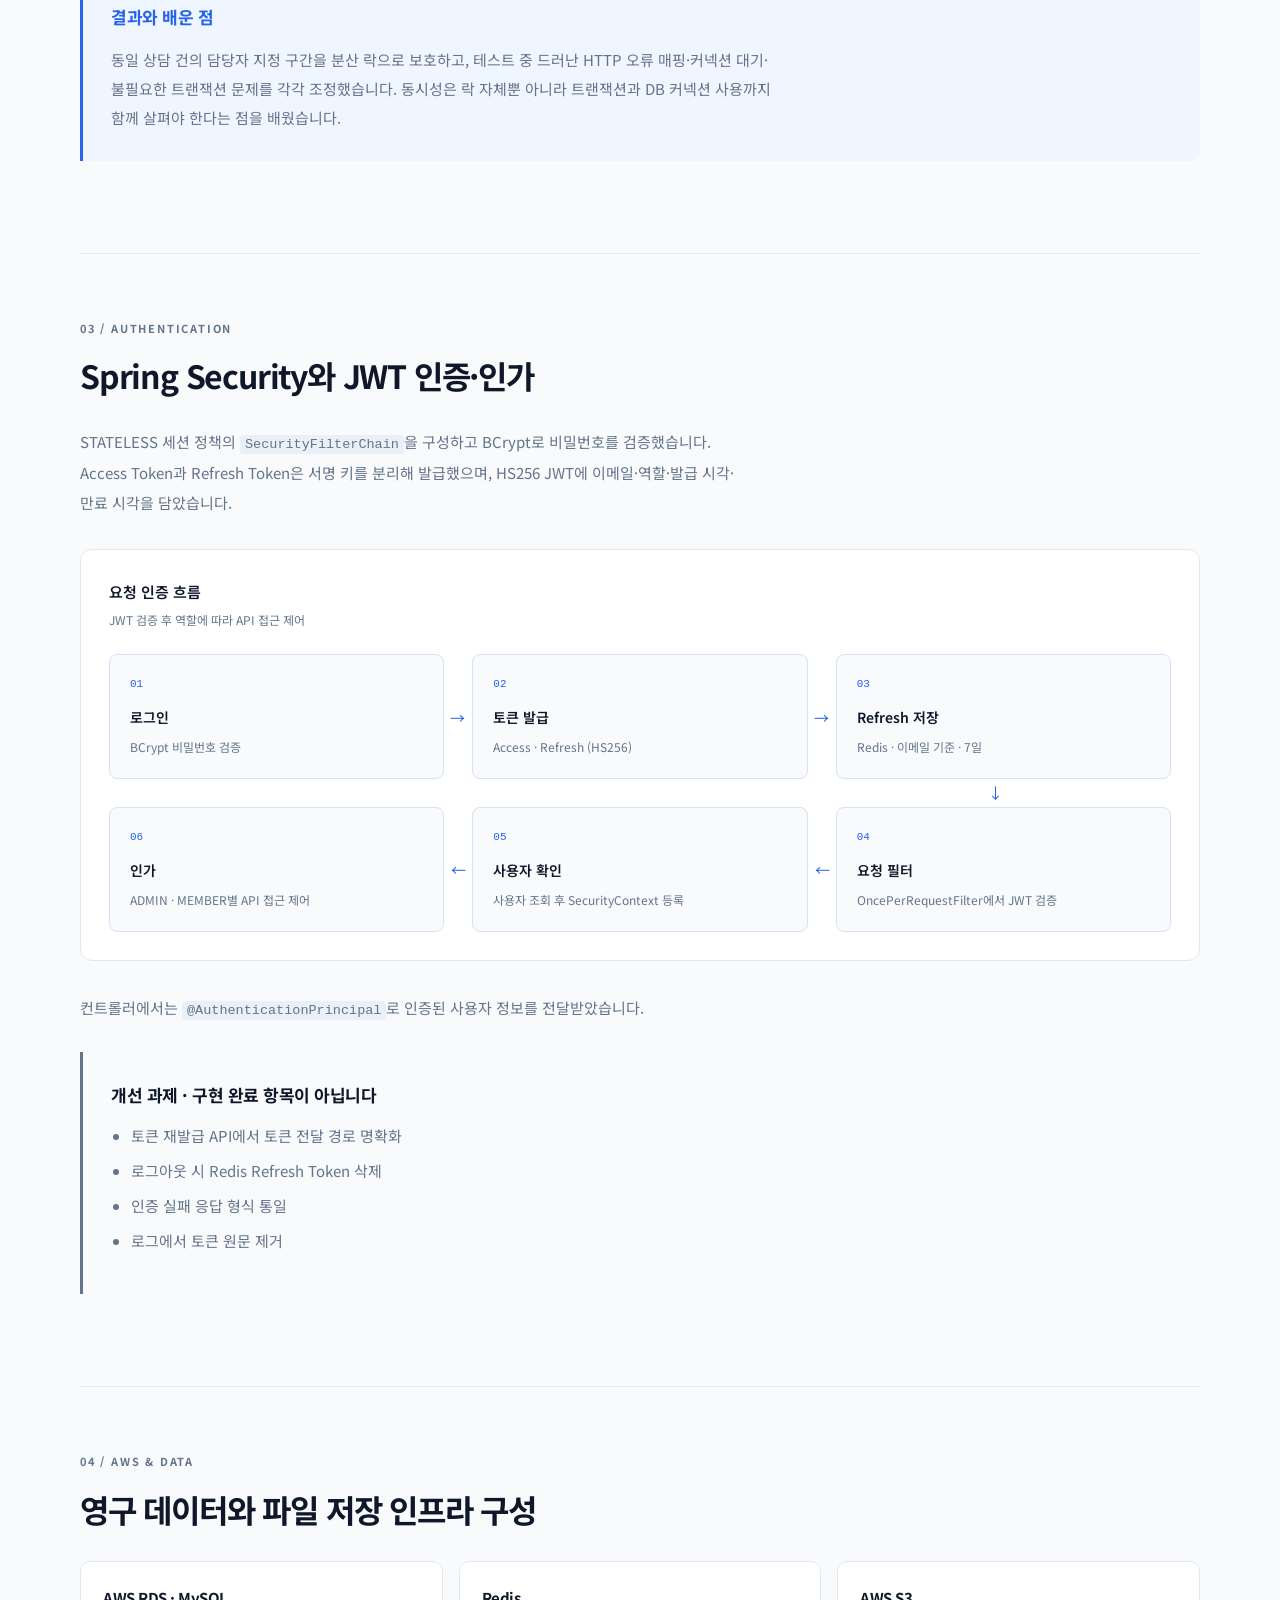
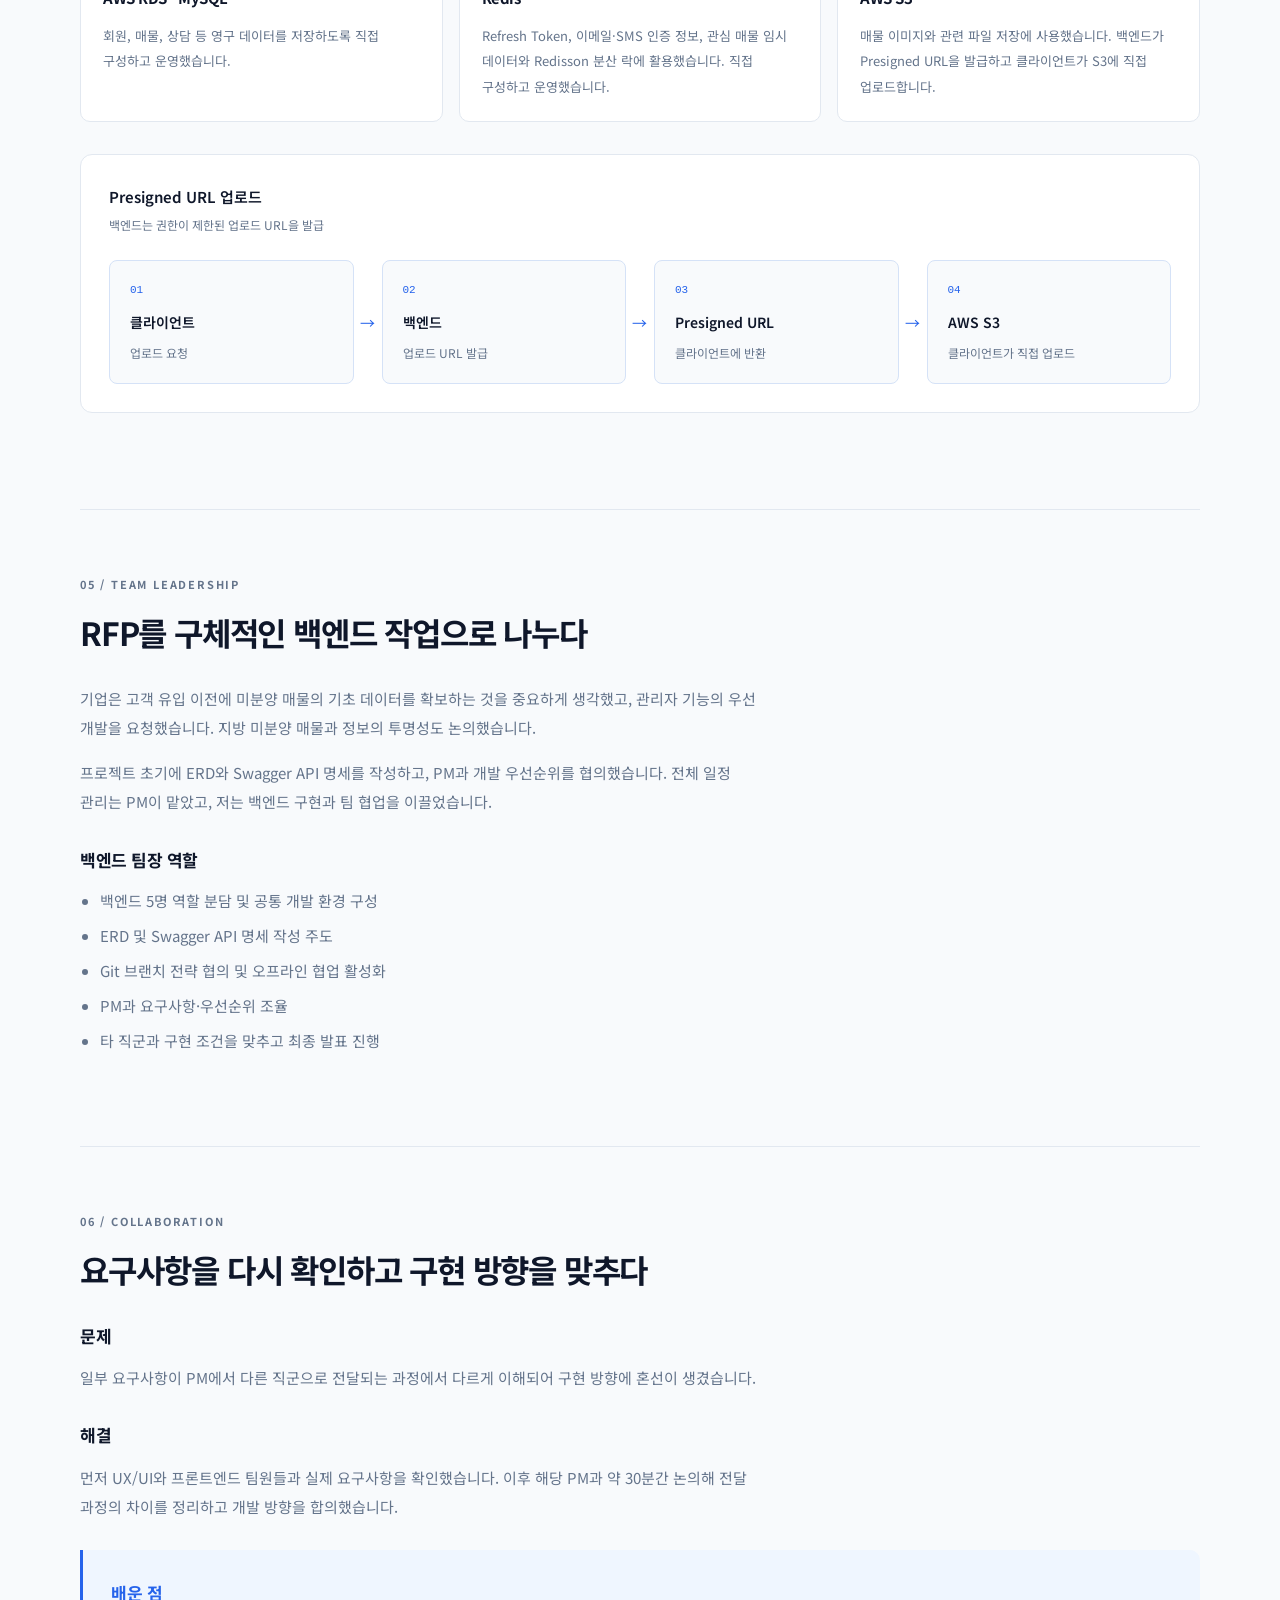
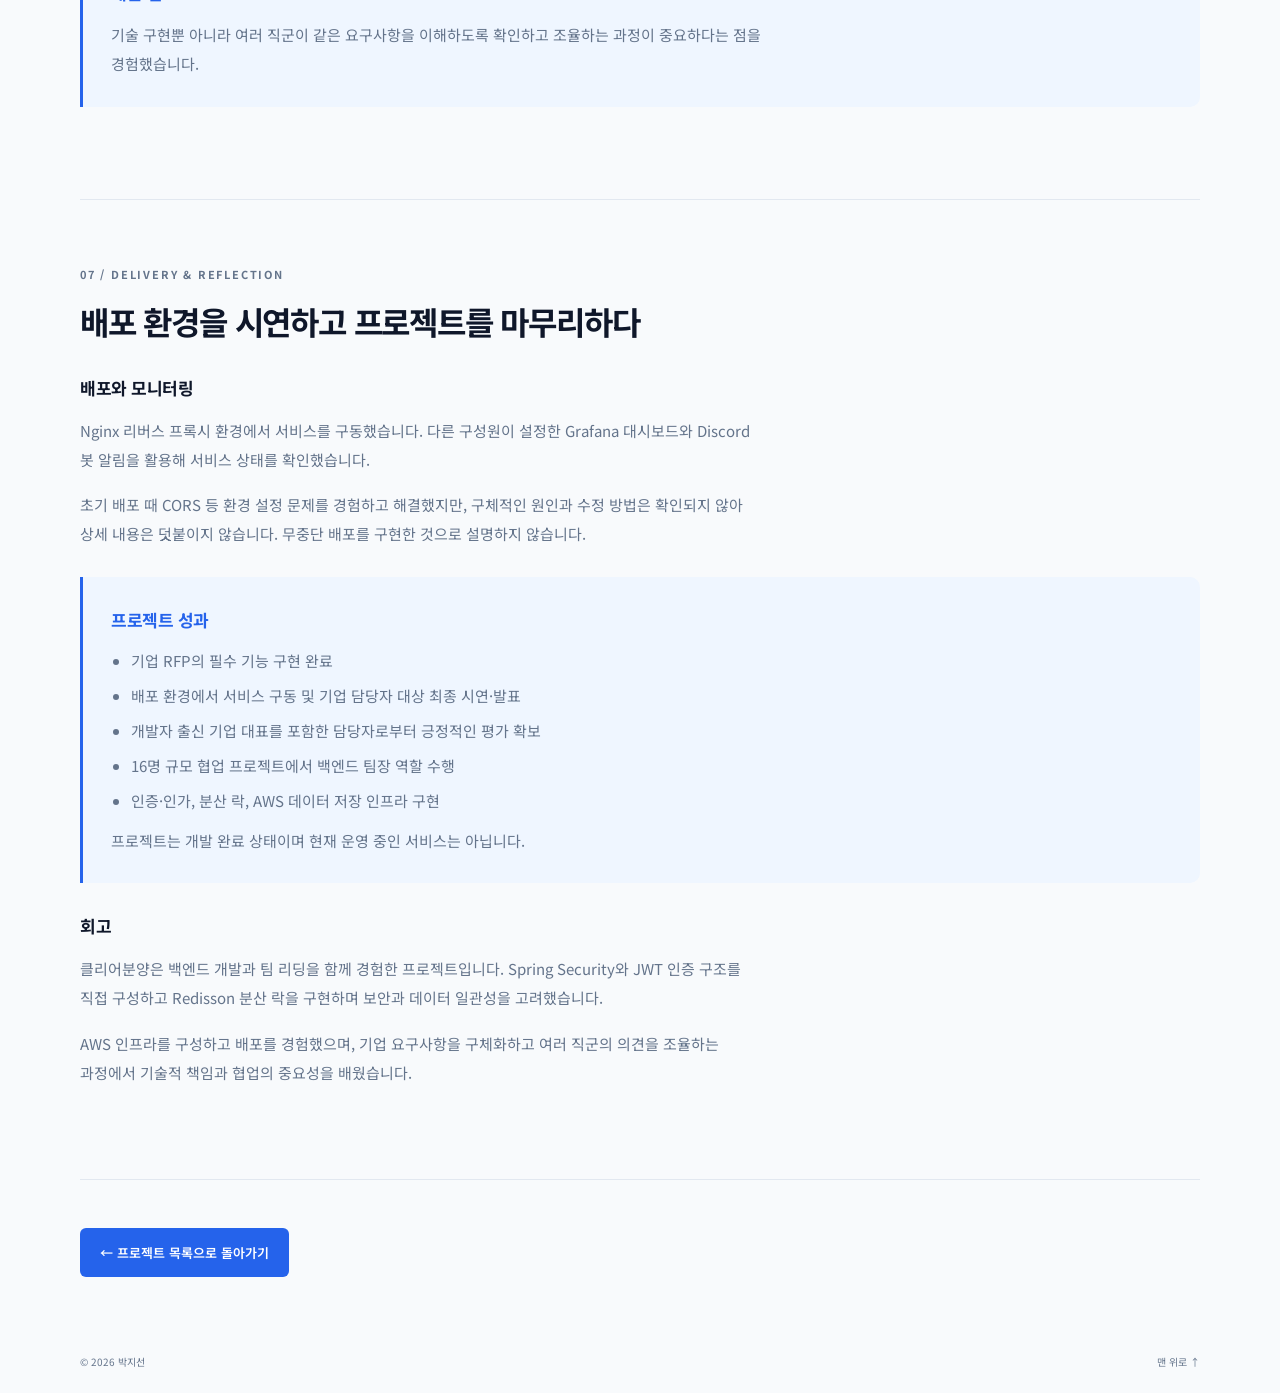
<file: projects/clear-sale.html>
<!doctype html>
<html lang="ko">
<head>
  <meta charset="utf-8">
  <meta name="viewport" content="width=device-width, initial-scale=1">
  <meta name="description" content="클리어분양 프로젝트에서 구현한 인증·인가, Redisson 동시성 제어, AWS 인프라 구성과 백엔드 팀 리딩 경험.">
  <title>클리어분양 · 박지선 포트폴리오</title>
  <link rel="stylesheet" href="../assets/css/styles.css">
  <link rel="stylesheet" href="../assets/css/project.css">
  <link rel="stylesheet" href="../assets/css/clear-sale.css">
</head>
<body class="case-study clear-case">
  <a class="skip-link" href="#main">본문으로 건너뛰기</a>
  <header class="header"><a class="brand" href="../index.html">박지선</a><a class="back-link" href="../index.html#projects">← 프로젝트 목록</a></header>
  <main id="main" class="container">
    <section class="case-hero" aria-labelledby="case-title">
      <p class="eyebrow">PROJECT 02 / BACKEND CASE STUDY</p>
      <h1 id="case-title">클리어분양</h1>
      <p class="case-subtitle">미분양 매물 정보 제공 및 고객·분양사 상담 연결 플랫폼</p>
      <p class="case-summary">기업 RFP를 16명의 협업으로 구체화하고<br>인증·동시성·클라우드 저장 기능을 구현했습니다</p>
      <dl class="case-facts">
        <div><dt>기간</dt><dd>2024.07 ~ 2024.09</dd></div>
        <div><dt>프로젝트 유형</dt><dd>기업 RFP 기반 협업</dd></div>
        <div><dt>팀 구성</dt><dd>PM 3 · UX/UI 5 · FE 3 · BE 5 (총 16명)</dd></div>
        <div><dt>역할</dt><dd>백엔드 팀장</dd></div>
        <div class="facts-wide"><dt>주요 기술</dt><dd>Spring Boot · Spring Security · JWT · Redis · Redisson · MySQL</dd></div>
        <div class="facts-wide"><dt>인프라·도구</dt><dd>AWS RDS · S3 · Nginx · Prometheus · Grafana · Swagger · k6</dd></div>
        <div><dt>프로젝트 상태</dt><dd>개발 완료 · 현재 미운영</dd></div>
      </dl>
    </section>
    <nav class="case-toc" aria-label="상세 페이지 목차">
      <a href="#overview">개요·기능</a><a href="#locking">분산 락</a><a href="#auth">인증·인가</a><a href="#storage">AWS 저장</a><a href="#leadership">RFP·리딩</a><a href="#collaboration">협업</a><a href="#operations">배포·회고</a>
    </nav>

    <section class="case-section" id="overview" aria-labelledby="overview-title">
      <p class="eyebrow">01 / OVERVIEW</p><h2 id="overview-title">미분양 매물과 상담을 연결하는 플랫폼</h2>
      <p>클리어분양은 미분양 매물의 정보 접근성을 높이고 일반 고객과 분양사의 상담 연결을 지원하기 위해 개발한 플랫폼입니다. 고객은 매물과 할인 혜택을 확인하고 상담을 요청하며, 분양사는 매물을 등록하고 상담 요청을 관리할 수 있도록 설계했습니다.</p>
      <p>기업에서 제공한 RFP를 바탕으로 16명이 협업했습니다. 백엔드 팀장으로 초기 설계와 기술 구현, 개발 환경 구성, 직군 간 협업 및 최종 발표에 참여했습니다.</p>
      <div class="feature-grid">
        <article><h3>인증 및 권한 관리</h3><ul><li>Spring Security·JWT 기반 회원 인증</li><li>ADMIN·MEMBER 역할별 API 접근 제어</li><li>Redis에 Refresh Token 저장</li><li>이메일·SMS 인증 정보 관리</li></ul></article>
        <article><h3>매물 및 상담</h3><ul><li>미분양 매물 CRUD, 검색·필터링</li><li>이미지 업로드</li><li>상담 요청 및 담당자 배정</li><li>Redisson 기반 상담 배정 동시성 제어</li></ul></article>
        <article><h3>데이터 및 인프라</h3><ul><li>AWS RDS(MySQL) 영구 저장</li><li>AWS S3 Presigned URL 업로드</li><li>Redis 임시 데이터 관리</li><li>Nginx 리버스 프록시</li><li>Grafana 대시보드·Discord 알림 활용</li></ul></article>
      </div>
    </section>

    <section class="case-section" id="locking" aria-labelledby="locking-title">
      <p class="eyebrow">02 / TROUBLESHOOTING</p><h2 id="locking-title">Redisson 분산 락으로 상담 중복 배정을 막다</h2>
      <div class="case-block"><h3>문제</h3><p>하나의 상담 요청에 여러 상담사가 동시에 담당자로 지정하려는 상황에서 동일 상담 건이 중복 배정될 가능성이 있었습니다. 애플리케이션 인스턴스 내부의 동기화만으로는 여러 인스턴스가 공유하는 상담 상태를 함께 보호할 수 없어 분산 락을 적용했습니다.</p></div>
      <figure class="flow-figure"><figcaption>상담 담당자 배정 흐름 <span>동일 상담 요청에 대한 임계 구역 보호</span></figcaption>
        <div class="lock-actors"><span>상담사 A</span><span>상담사 B</span></div>
        <ol class="flow lock-flow"><li><span class="step-number">01</span><strong>동일 상담 요청</strong><span>두 요청이 같은 상담 건을 지정</span></li><li><span class="step-number">02</span><strong>Redisson 분산 락</strong><span>동일 키의 락을 획득한 요청만 진입</span></li><li><span class="step-number">03</span><strong>담당자 배정 처리</strong><span>상담 상태와 담당자 확인·갱신</span></li><li><span class="step-number">04</span><strong>DB 저장</strong><span>배정 결과 반영</span></li></ol>
        <p class="case-note">락이 해제되면 대기 중인 클라이언트에 해제 알림이 전달되어 다음 락 획득을 시도할 수 있습니다. 락 획득 알림을 위해 반복 polling하는 부담을 줄이는 방식입니다.</p>
      </figure>
      <div class="case-block"><h3>구현 중 발견한 문제</h3>
        <div class="incident"><div class="incident-label">01 · k6 응답 상태 코드</div><h4>증상</h4><p>오류 상황인데 HTTP 응답 코드가 200으로 전달되어 테스트에서 성공 응답과 구분하기 어려웠습니다.</p><h4>확인 및 조치</h4><p>오류 코드의 HTTP 상태 매핑을 <code>HttpStatus.BAD_REQUEST.value()</code>로 변경했습니다.</p><h4>결과</h4><p>오류 응답을 HTTP 상태 코드로 구별할 수 있게 됐습니다. 이 조치는 오류 응답 의미를 바로잡은 것이며, 분산 락 처리량 개선 수치로 해석하지 않습니다.</p></div>
        <div class="incident"><div class="incident-label">02 · HikariCP 커넥션 부족</div><h4>증상</h4><p>동시성 테스트 중 <code>Connection is not available</code> 오류가 발생했습니다.</p><h4>확인 및 조치</h4><p>락 대기 시간과 임대 시간 설정을 조정했습니다.</p><h4>결과</h4><p>락 대기와 커넥션 사용이 맞물리는 상황을 확인하고 설정을 조정했습니다. 정량 처리량이나 성공률 수치는 측정 자료가 없어 제시하지 않습니다.</p></div>
        <div class="incident"><div class="incident-label">03 · 불필요한 분리 트랜잭션</div><h4>증상</h4><p>락 획득 실패 처리에 별도의 분리 트랜잭션이 사용되고 있었습니다.</p><h4>확인 및 조치</h4><p>락 획득 실패 경로에서 필요하지 않은 분리 트랜잭션을 제거했습니다.</p><h4>결과</h4><p>실패 처리에 필요하지 않은 트랜잭션 경로를 줄였습니다. 별도의 성능 개선 수치는 확인되지 않았습니다.</p></div>
      </div>
      <div class="case-result"><h3>결과와 배운 점</h3><p>동일 상담 건의 담당자 지정 구간을 분산 락으로 보호하고, 테스트 중 드러난 HTTP 오류 매핑·커넥션 대기·불필요한 트랜잭션 문제를 각각 조정했습니다. 동시성은 락 자체뿐 아니라 트랜잭션과 DB 커넥션 사용까지 함께 살펴야 한다는 점을 배웠습니다.</p></div>
    </section>

    <section class="case-section" id="auth" aria-labelledby="auth-title">
      <p class="eyebrow">03 / AUTHENTICATION</p><h2 id="auth-title">Spring Security와 JWT 인증·인가</h2>
      <p>STATELESS 세션 정책의 <code>SecurityFilterChain</code>을 구성하고 BCrypt로 비밀번호를 검증했습니다. Access Token과 Refresh Token은 서명 키를 분리해 발급했으며, HS256 JWT에 이메일·역할·발급 시각·만료 시각을 담았습니다.</p>
      <figure class="flow-figure"><figcaption>요청 인증 흐름 <span>JWT 검증 후 역할에 따라 API 접근 제어</span></figcaption>
        <ol class="flow auth-flow"><li><span class="step-number">01</span><strong>로그인</strong><span>BCrypt 비밀번호 검증</span></li><li><span class="step-number">02</span><strong>토큰 발급</strong><span>Access · Refresh (HS256)</span></li><li><span class="step-number">03</span><strong>Refresh 저장</strong><span>Redis · 이메일 기준 · 7일</span></li><li><span class="step-number">04</span><strong>요청 필터</strong><span>OncePerRequestFilter에서 JWT 검증</span></li><li><span class="step-number">05</span><strong>사용자 확인</strong><span>사용자 조회 후 SecurityContext 등록</span></li><li><span class="step-number">06</span><strong>인가</strong><span>ADMIN · MEMBER별 API 접근 제어</span></li></ol>
      </figure>
      <p>컨트롤러에서는 <code>@AuthenticationPrincipal</code>로 인증된 사용자 정보를 전달받았습니다.</p>
      <div class="case-result improvement"><h3>개선 과제 · 구현 완료 항목이 아닙니다</h3><ul><li>토큰 재발급 API에서 토큰 전달 경로 명확화</li><li>로그아웃 시 Redis Refresh Token 삭제</li><li>인증 실패 응답 형식 통일</li><li>로그에서 토큰 원문 제거</li></ul></div>
    </section>

    <section class="case-section" id="storage" aria-labelledby="storage-title">
      <p class="eyebrow">04 / AWS & DATA</p><h2 id="storage-title">영구 데이터와 파일 저장 인프라 구성</h2>
      <div class="storage-grid">
        <article><h3>AWS RDS · MySQL</h3><p>회원, 매물, 상담 등 영구 데이터를 저장하도록 직접 구성하고 운영했습니다.</p></article>
        <article><h3>Redis</h3><p>Refresh Token, 이메일·SMS 인증 정보, 관심 매물 임시 데이터와 Redisson 분산 락에 활용했습니다. 직접 구성하고 운영했습니다.</p></article>
        <article><h3>AWS S3</h3><p>매물 이미지와 관련 파일 저장에 사용했습니다. 백엔드가 Presigned URL을 발급하고 클라이언트가 S3에 직접 업로드합니다.</p></article>
      </div>
      <figure class="flow-figure"><figcaption>Presigned URL 업로드 <span>백엔드는 권한이 제한된 업로드 URL을 발급</span></figcaption><ol class="flow upload-flow"><li><span class="step-number">01</span><strong>클라이언트</strong><span>업로드 요청</span></li><li><span class="step-number">02</span><strong>백엔드</strong><span>업로드 URL 발급</span></li><li><span class="step-number">03</span><strong>Presigned URL</strong><span>클라이언트에 반환</span></li><li><span class="step-number">04</span><strong>AWS S3</strong><span>클라이언트가 직접 업로드</span></li></ol></figure>
    </section>

    <section class="case-section" id="leadership" aria-labelledby="leadership-title">
      <p class="eyebrow">05 / TEAM LEADERSHIP</p><h2 id="leadership-title">RFP를 구체적인 백엔드 작업으로 나누다</h2>
      <p>기업은 고객 유입 이전에 미분양 매물의 기초 데이터를 확보하는 것을 중요하게 생각했고, 관리자 기능의 우선 개발을 요청했습니다. 지방 미분양 매물과 정보의 투명성도 논의했습니다.</p>
      <p>프로젝트 초기에 ERD와 Swagger API 명세를 작성하고, PM과 개발 우선순위를 협의했습니다. 전체 일정 관리는 PM이 맡았고, 저는 백엔드 구현과 팀 협업을 이끌었습니다.</p>
      <div class="case-block"><h3>백엔드 팀장 역할</h3><ul><li>백엔드 5명 역할 분담 및 공통 개발 환경 구성</li><li>ERD 및 Swagger API 명세 작성 주도</li><li>Git 브랜치 전략 협의 및 오프라인 협업 활성화</li><li>PM과 요구사항·우선순위 조율</li><li>타 직군과 구현 조건을 맞추고 최종 발표 진행</li></ul></div>
    </section>

    <section class="case-section" id="collaboration" aria-labelledby="collaboration-title">
      <p class="eyebrow">06 / COLLABORATION</p><h2 id="collaboration-title">요구사항을 다시 확인하고 구현 방향을 맞추다</h2>
      <div class="case-block"><h3>문제</h3><p>일부 요구사항이 PM에서 다른 직군으로 전달되는 과정에서 다르게 이해되어 구현 방향에 혼선이 생겼습니다.</p></div>
      <div class="case-block"><h3>해결</h3><p>먼저 UX/UI와 프론트엔드 팀원들과 실제 요구사항을 확인했습니다. 이후 해당 PM과 약 30분간 논의해 전달 과정의 차이를 정리하고 개발 방향을 합의했습니다.</p></div>
      <div class="case-result"><h3>배운 점</h3><p>기술 구현뿐 아니라 여러 직군이 같은 요구사항을 이해하도록 확인하고 조율하는 과정이 중요하다는 점을 경험했습니다.</p></div>
    </section>

    <section class="case-section" id="operations" aria-labelledby="operations-title">
      <p class="eyebrow">07 / DELIVERY & REFLECTION</p><h2 id="operations-title">배포 환경을 시연하고 프로젝트를 마무리하다</h2>
      <div class="case-block"><h3>배포와 모니터링</h3><p>Nginx 리버스 프록시 환경에서 서비스를 구동했습니다. 다른 구성원이 설정한 Grafana 대시보드와 Discord 봇 알림을 활용해 서비스 상태를 확인했습니다.</p><p>초기 배포 때 CORS 등 환경 설정 문제를 경험하고 해결했지만, 구체적인 원인과 수정 방법은 확인되지 않아 상세 내용은 덧붙이지 않습니다. 무중단 배포를 구현한 것으로 설명하지 않습니다.</p></div>
      <div class="case-result"><h3>프로젝트 성과</h3><ul><li>기업 RFP의 필수 기능 구현 완료</li><li>배포 환경에서 서비스 구동 및 기업 담당자 대상 최종 시연·발표</li><li>개발자 출신 기업 대표를 포함한 담당자로부터 긍정적인 평가 확보</li><li>16명 규모 협업 프로젝트에서 백엔드 팀장 역할 수행</li><li>인증·인가, 분산 락, AWS 데이터 저장 인프라 구현</li></ul><p>프로젝트는 개발 완료 상태이며 현재 운영 중인 서비스는 아닙니다.</p></div>
      <div class="case-block"><h3>회고</h3><p>클리어분양은 백엔드 개발과 팀 리딩을 함께 경험한 프로젝트입니다. Spring Security와 JWT 인증 구조를 직접 구성하고 Redisson 분산 락을 구현하며 보안과 데이터 일관성을 고려했습니다.</p><p>AWS 인프라를 구성하고 배포를 경험했으며, 기업 요구사항을 구체화하고 여러 직군의 의견을 조율하는 과정에서 기술적 책임과 협업의 중요성을 배웠습니다.</p></div>
    </section>
    <div class="case-end"><a class="button primary" href="../index.html#projects">← 프로젝트 목록으로 돌아가기</a></div>
  </main>
  <footer class="container footer"><span>© 2026 박지선</span><a href="#case-title">맨 위로 ↑</a></footer>
</body>
</html>
</file>
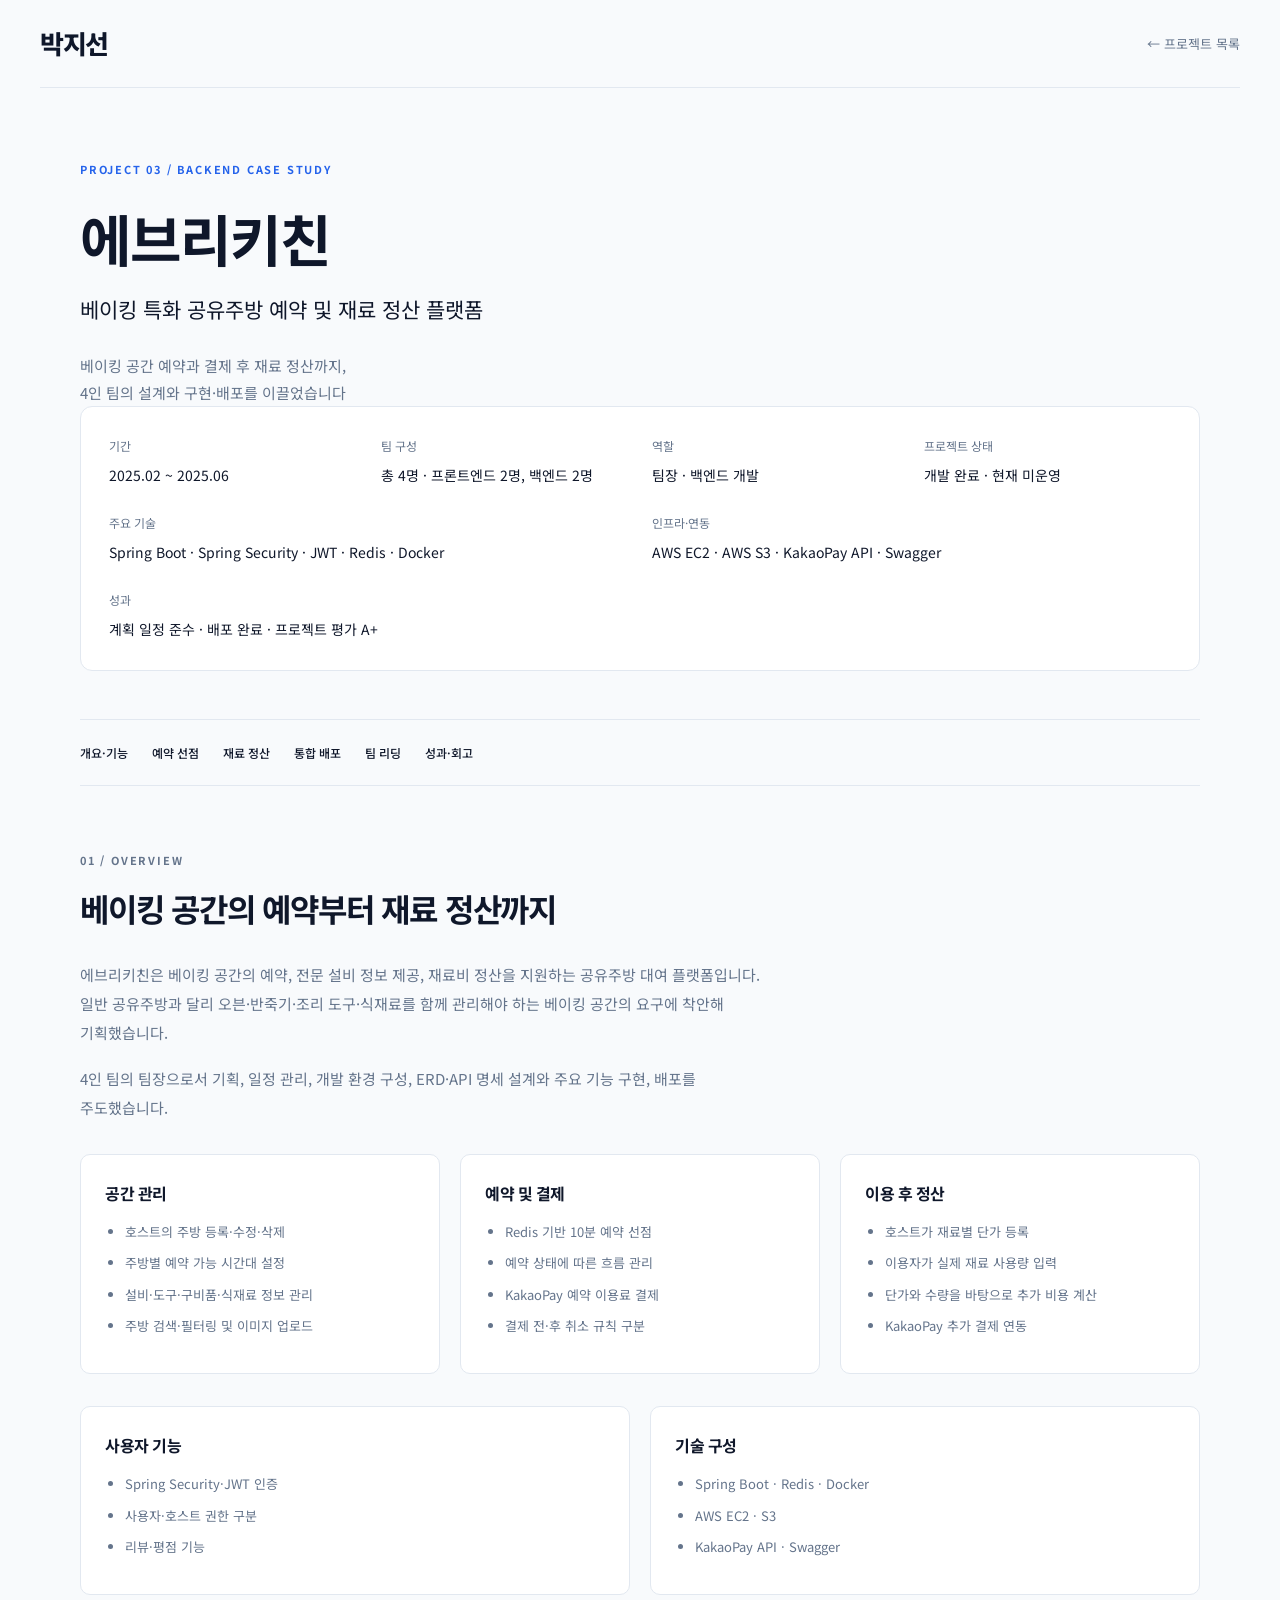
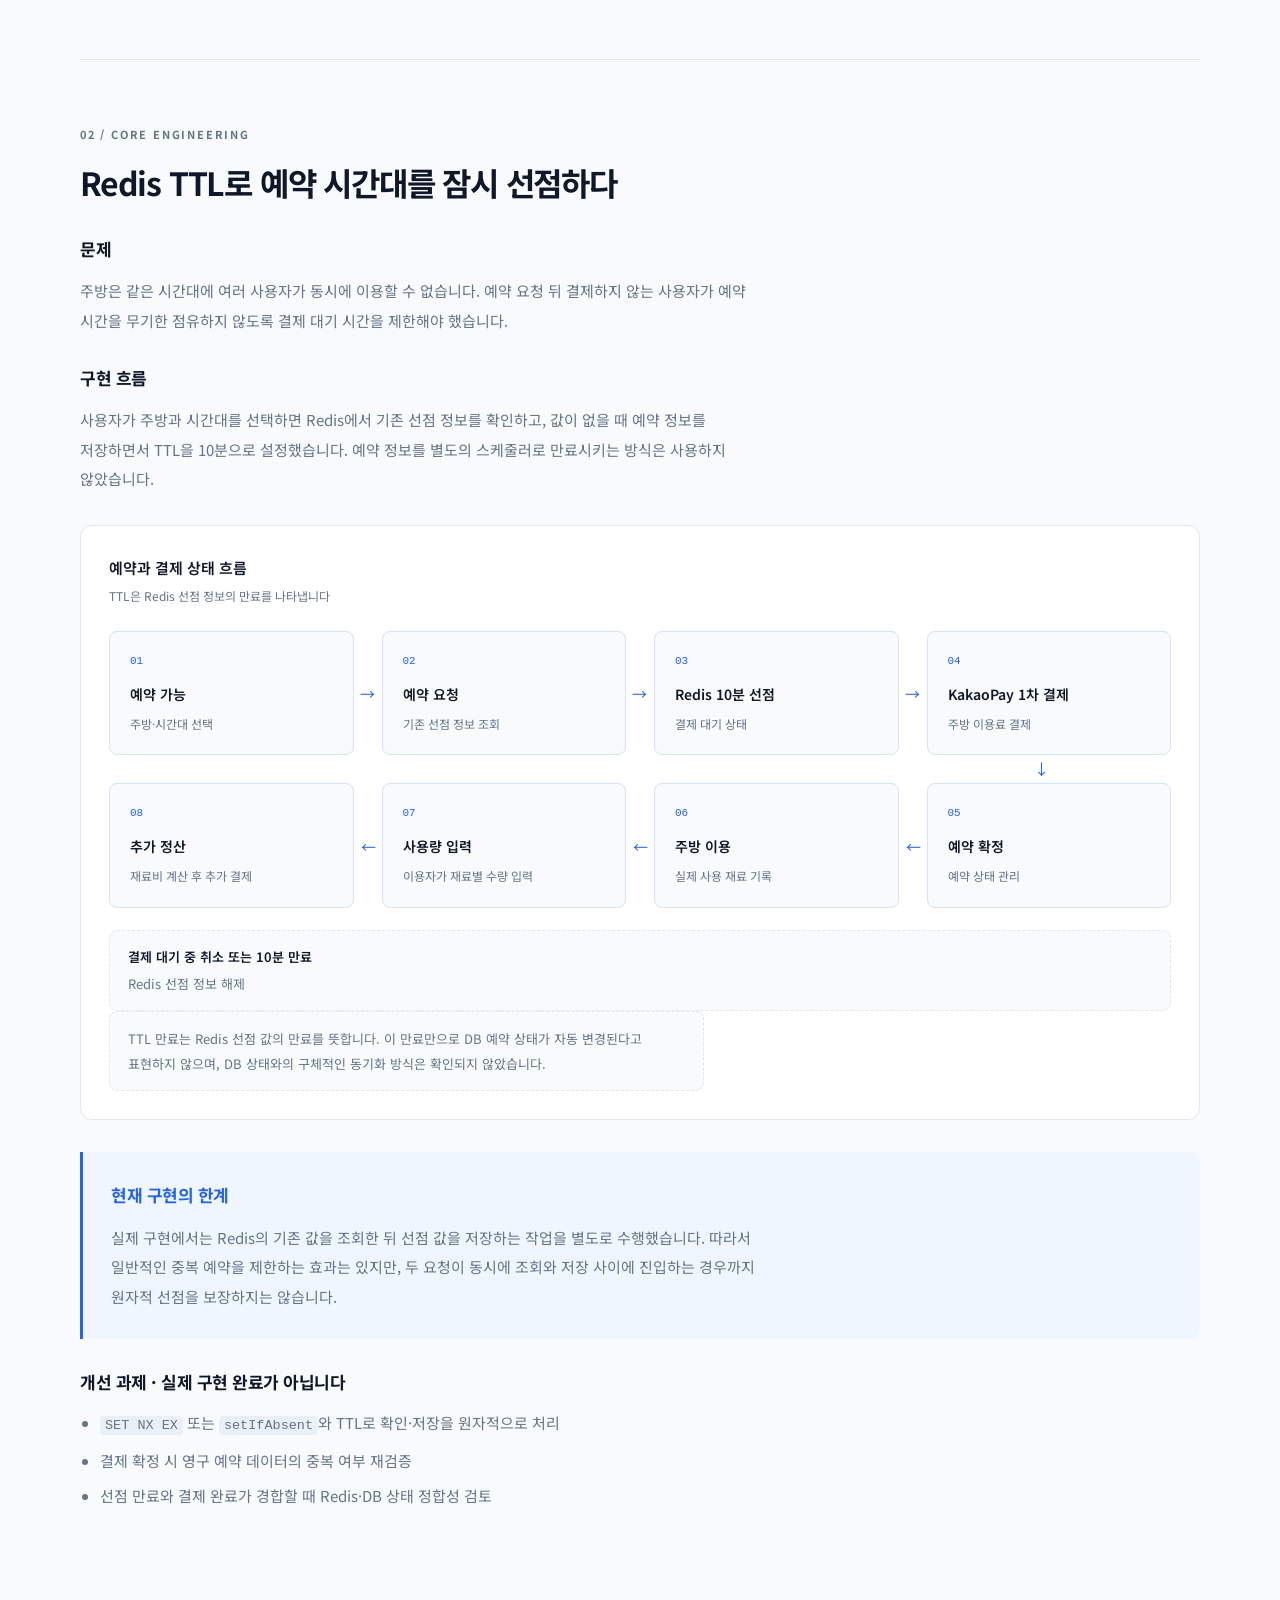
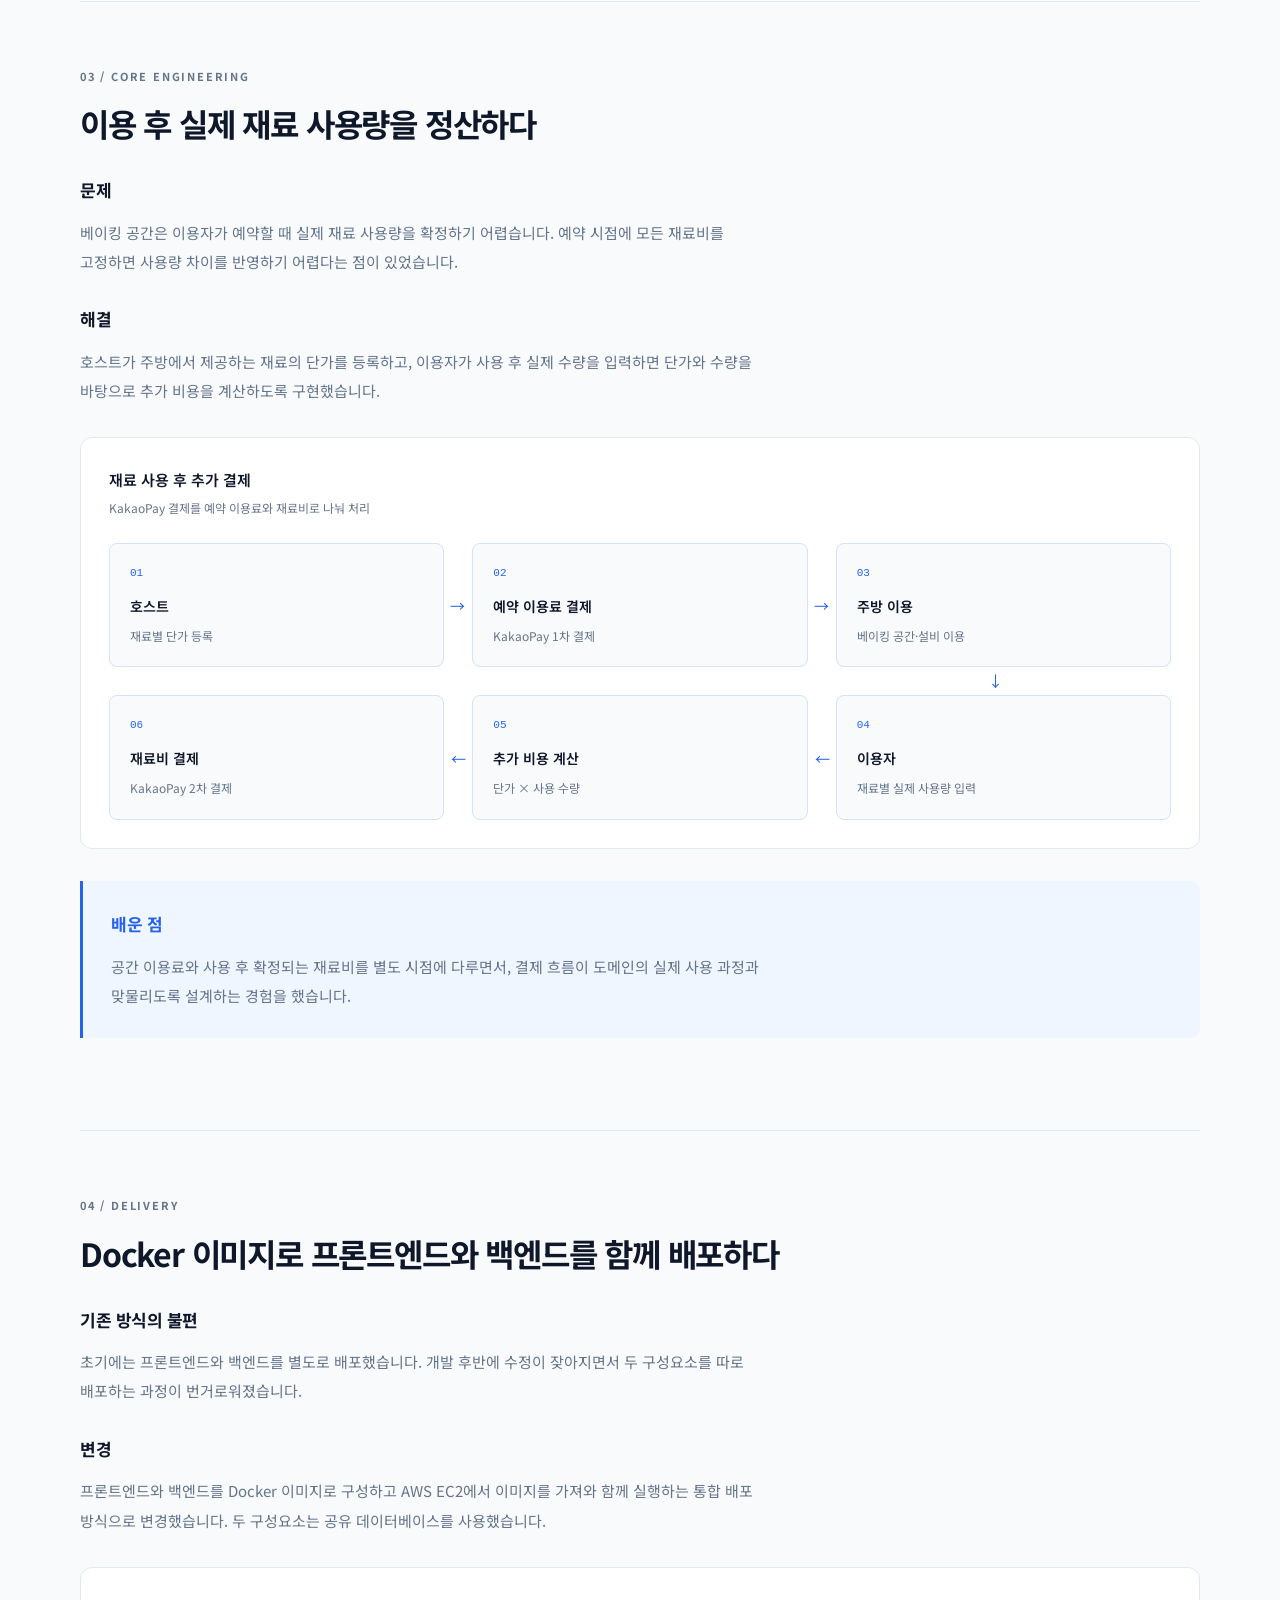
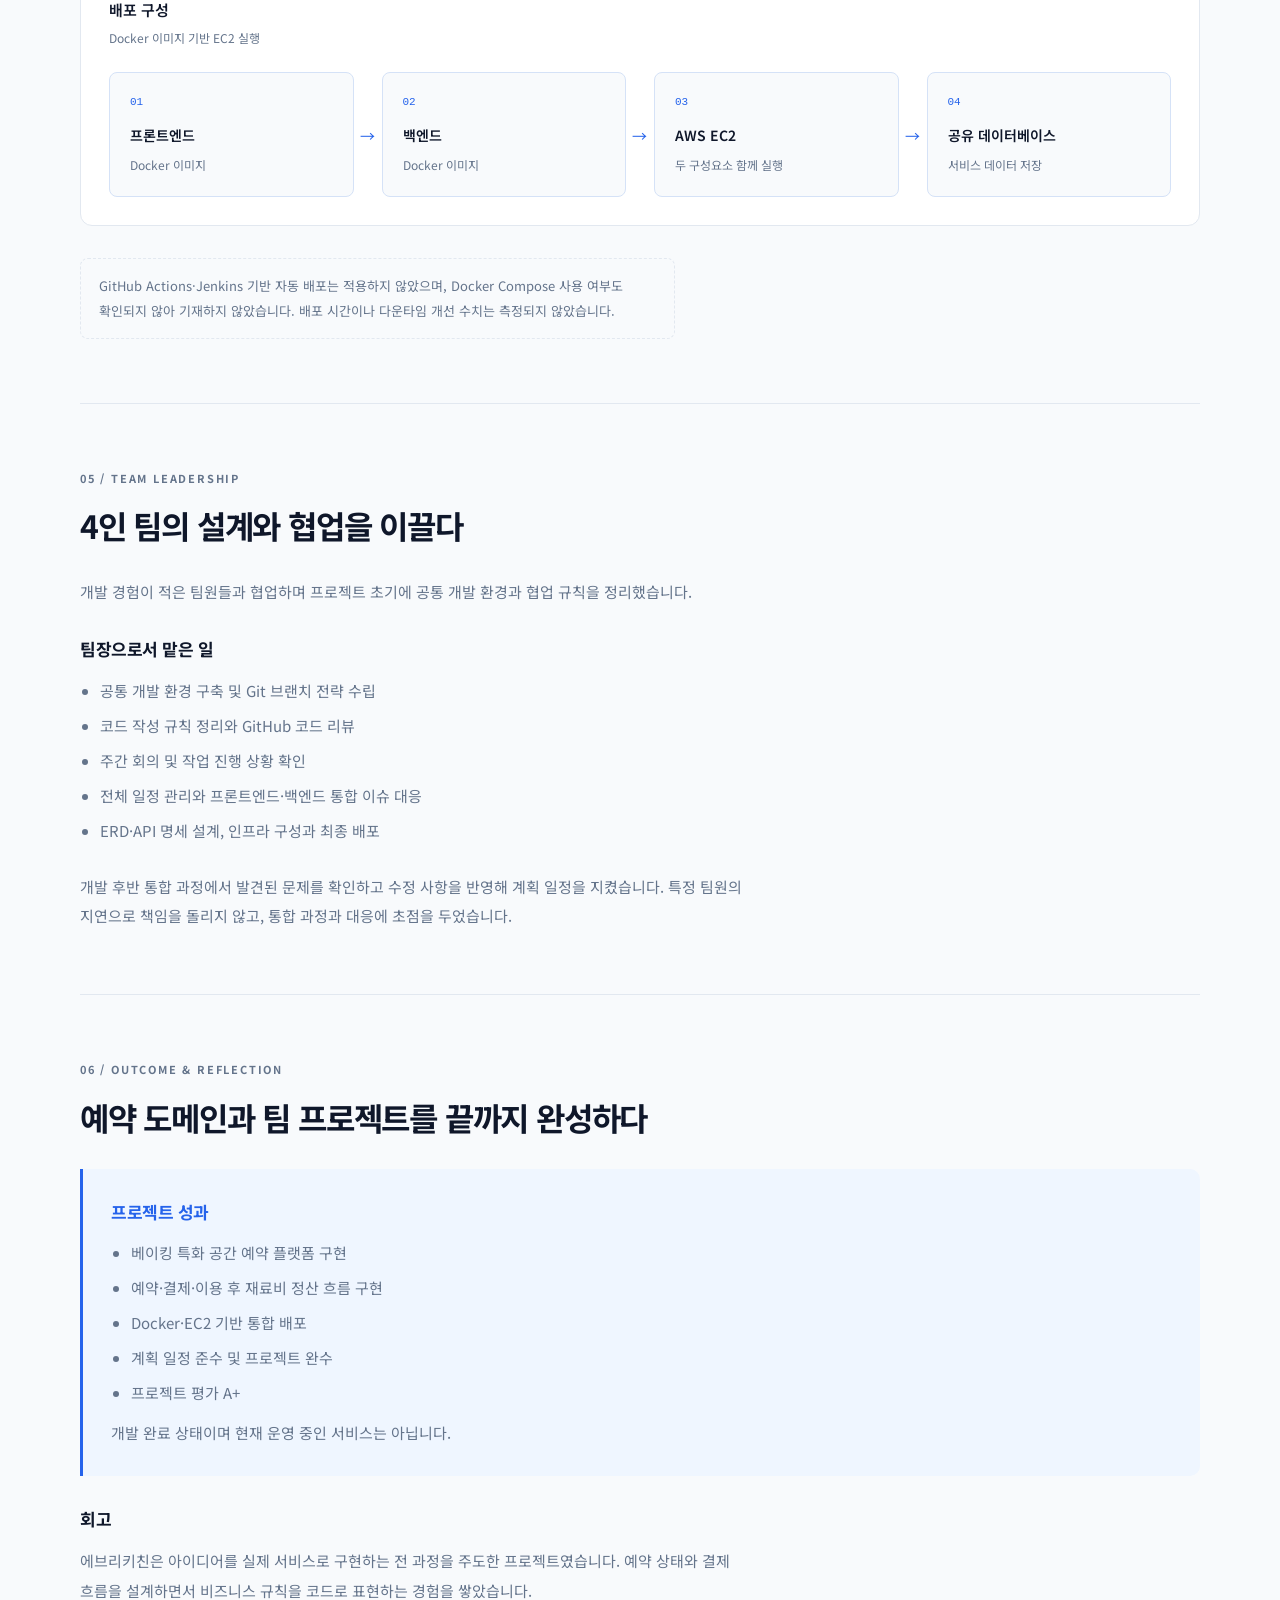
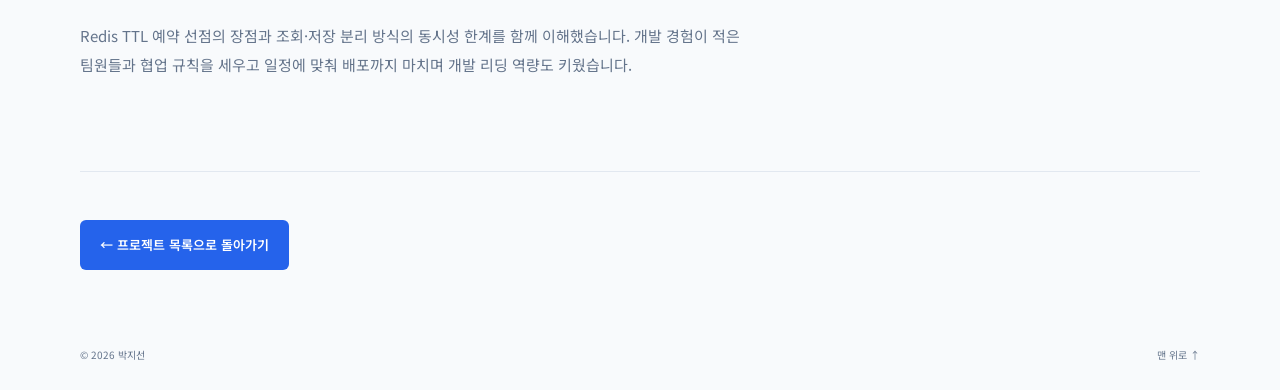
<file: projects/every-kitchen.html>
<!doctype html>
<html lang="ko">
<head>
  <meta charset="utf-8">
  <meta name="viewport" content="width=device-width, initial-scale=1">
  <meta name="description" content="에브리키친 프로젝트에서 구현한 베이킹 주방 예약, Redis TTL 선점, KakaoPay 재료비 정산과 Docker·AWS EC2 배포 경험.">
  <title>에브리키친 · 박지선 포트폴리오</title>
  <link rel="stylesheet" href="../assets/css/styles.css">
  <link rel="stylesheet" href="../assets/css/project.css">
  <link rel="stylesheet" href="../assets/css/every-kitchen.css">
</head>
<body class="case-study kitchen-case">
  <a class="skip-link" href="#main">본문으로 건너뛰기</a>
  <header class="header"><a class="brand" href="../index.html">박지선</a><a class="back-link" href="../index.html#projects">← 프로젝트 목록</a></header>
  <main id="main" class="container">
    <section class="case-hero" aria-labelledby="case-title">
      <p class="eyebrow">PROJECT 03 / BACKEND CASE STUDY</p>
      <h1 id="case-title">에브리키친</h1>
      <p class="case-subtitle">베이킹 특화 공유주방 예약 및 재료 정산 플랫폼</p>
      <p class="case-summary">베이킹 공간 예약과 결제 후 재료 정산까지,<br>4인 팀의 설계와 구현·배포를 이끌었습니다</p>
      <dl class="case-facts">
        <div><dt>기간</dt><dd>2025.02 ~ 2025.06</dd></div>
        <div><dt>팀 구성</dt><dd>총 4명 · 프론트엔드 2명, 백엔드 2명</dd></div>
        <div><dt>역할</dt><dd>팀장 · 백엔드 개발</dd></div>
        <div><dt>프로젝트 상태</dt><dd>개발 완료 · 현재 미운영</dd></div>
        <div class="facts-wide"><dt>주요 기술</dt><dd>Spring Boot · Spring Security · JWT · Redis · Docker</dd></div>
        <div class="facts-wide"><dt>인프라·연동</dt><dd>AWS EC2 · AWS S3 · KakaoPay API · Swagger</dd></div>
        <div class="facts-wide"><dt>성과</dt><dd>계획 일정 준수 · 배포 완료 · 프로젝트 평가 A+</dd></div>
      </dl>
    </section>
    <nav class="case-toc" aria-label="상세 페이지 목차">
      <a href="#overview">개요·기능</a><a href="#booking">예약 선점</a><a href="#settlement">재료 정산</a><a href="#deployment">통합 배포</a><a href="#leadership">팀 리딩</a><a href="#reflection">성과·회고</a>
    </nav>

    <section class="case-section" id="overview" aria-labelledby="overview-title">
      <p class="eyebrow">01 / OVERVIEW</p><h2 id="overview-title">베이킹 공간의 예약부터 재료 정산까지</h2>
      <p>에브리키친은 베이킹 공간의 예약, 전문 설비 정보 제공, 재료비 정산을 지원하는 공유주방 대여 플랫폼입니다. 일반 공유주방과 달리 오븐·반죽기·조리 도구·식재료를 함께 관리해야 하는 베이킹 공간의 요구에 착안해 기획했습니다.</p>
      <p>4인 팀의 팀장으로서 기획, 일정 관리, 개발 환경 구성, ERD·API 명세 설계와 주요 기능 구현, 배포를 주도했습니다.</p>
      <div class="feature-grid">
        <article><h3>공간 관리</h3><ul><li>호스트의 주방 등록·수정·삭제</li><li>주방별 예약 가능 시간대 설정</li><li>설비·도구·구비품·식재료 정보 관리</li><li>주방 검색·필터링 및 이미지 업로드</li></ul></article>
        <article><h3>예약 및 결제</h3><ul><li>Redis 기반 10분 예약 선점</li><li>예약 상태에 따른 흐름 관리</li><li>KakaoPay 예약 이용료 결제</li><li>결제 전·후 취소 규칙 구분</li></ul></article>
        <article><h3>이용 후 정산</h3><ul><li>호스트가 재료별 단가 등록</li><li>이용자가 실제 재료 사용량 입력</li><li>단가와 수량을 바탕으로 추가 비용 계산</li><li>KakaoPay 추가 결제 연동</li></ul></article>
      </div>
      <div class="feature-grid feature-grid-two">
        <article><h3>사용자 기능</h3><ul><li>Spring Security·JWT 인증</li><li>사용자·호스트 권한 구분</li><li>리뷰·평점 기능</li></ul></article>
        <article><h3>기술 구성</h3><ul><li>Spring Boot · Redis · Docker</li><li>AWS EC2 · S3</li><li>KakaoPay API · Swagger</li></ul></article>
      </div>
    </section>

    <section class="case-section" id="booking" aria-labelledby="booking-title">
      <p class="eyebrow">02 / CORE ENGINEERING</p><h2 id="booking-title">Redis TTL로 예약 시간대를 잠시 선점하다</h2>
      <div class="case-block"><h3>문제</h3><p>주방은 같은 시간대에 여러 사용자가 동시에 이용할 수 없습니다. 예약 요청 뒤 결제하지 않는 사용자가 예약 시간을 무기한 점유하지 않도록 결제 대기 시간을 제한해야 했습니다.</p></div>
      <div class="case-block"><h3>구현 흐름</h3><p>사용자가 주방과 시간대를 선택하면 Redis에서 기존 선점 정보를 확인하고, 값이 없을 때 예약 정보를 저장하면서 TTL을 10분으로 설정했습니다. 예약 정보를 별도의 스케줄러로 만료시키는 방식은 사용하지 않았습니다.</p></div>
      <figure class="flow-figure"><figcaption>예약과 결제 상태 흐름 <span>TTL은 Redis 선점 정보의 만료를 나타냅니다</span></figcaption>
        <ol class="flow booking-flow">
          <li><span class="step-number">01</span><strong>예약 가능</strong><span>주방·시간대 선택</span></li>
          <li><span class="step-number">02</span><strong>예약 요청</strong><span>기존 선점 정보 조회</span></li>
          <li><span class="step-number">03</span><strong>Redis 10분 선점</strong><span>결제 대기 상태</span></li>
          <li><span class="step-number">04</span><strong>KakaoPay 1차 결제</strong><span>주방 이용료 결제</span></li>
          <li><span class="step-number">05</span><strong>예약 확정</strong><span>예약 상태 관리</span></li>
          <li><span class="step-number">06</span><strong>주방 이용</strong><span>실제 사용 재료 기록</span></li>
          <li><span class="step-number">07</span><strong>사용량 입력</strong><span>이용자가 재료별 수량 입력</span></li>
          <li><span class="step-number">08</span><strong>추가 정산</strong><span>재료비 계산 후 추가 결제</span></li>
        </ol>
        <div class="lease-exit"><strong>결제 대기 중 취소 또는 10분 만료</strong><span>Redis 선점 정보 해제</span></div>
        <p class="case-note">TTL 만료는 Redis 선점 값의 만료를 뜻합니다. 이 만료만으로 DB 예약 상태가 자동 변경된다고 표현하지 않으며, DB 상태와의 구체적인 동기화 방식은 확인되지 않았습니다.</p>
      </figure>
      <div class="case-result"><h3>현재 구현의 한계</h3><p>실제 구현에서는 Redis의 기존 값을 조회한 뒤 선점 값을 저장하는 작업을 별도로 수행했습니다. 따라서 일반적인 중복 예약을 제한하는 효과는 있지만, 두 요청이 동시에 조회와 저장 사이에 진입하는 경우까지 원자적 선점을 보장하지는 않습니다.</p></div>
      <div class="case-block improvement"><h3>개선 과제 · 실제 구현 완료가 아닙니다</h3><ul><li><code>SET NX EX</code> 또는 <code>setIfAbsent</code>와 TTL로 확인·저장을 원자적으로 처리</li><li>결제 확정 시 영구 예약 데이터의 중복 여부 재검증</li><li>선점 만료와 결제 완료가 경합할 때 Redis·DB 상태 정합성 검토</li></ul></div>
    </section>

    <section class="case-section" id="settlement" aria-labelledby="settlement-title">
      <p class="eyebrow">03 / CORE ENGINEERING</p><h2 id="settlement-title">이용 후 실제 재료 사용량을 정산하다</h2>
      <div class="case-block"><h3>문제</h3><p>베이킹 공간은 이용자가 예약할 때 실제 재료 사용량을 확정하기 어렵습니다. 예약 시점에 모든 재료비를 고정하면 사용량 차이를 반영하기 어렵다는 점이 있었습니다.</p></div>
      <div class="case-block"><h3>해결</h3><p>호스트가 주방에서 제공하는 재료의 단가를 등록하고, 이용자가 사용 후 실제 수량을 입력하면 단가와 수량을 바탕으로 추가 비용을 계산하도록 구현했습니다.</p></div>
      <figure class="flow-figure"><figcaption>재료 사용 후 추가 결제 <span>KakaoPay 결제를 예약 이용료와 재료비로 나눠 처리</span></figcaption>
        <ol class="flow settlement-flow"><li><span class="step-number">01</span><strong>호스트</strong><span>재료별 단가 등록</span></li><li><span class="step-number">02</span><strong>예약 이용료 결제</strong><span>KakaoPay 1차 결제</span></li><li><span class="step-number">03</span><strong>주방 이용</strong><span>베이킹 공간·설비 이용</span></li><li><span class="step-number">04</span><strong>이용자</strong><span>재료별 실제 사용량 입력</span></li><li><span class="step-number">05</span><strong>추가 비용 계산</strong><span>단가 × 사용 수량</span></li><li><span class="step-number">06</span><strong>재료비 결제</strong><span>KakaoPay 2차 결제</span></li></ol>
      </figure>
      <div class="case-result"><h3>배운 점</h3><p>공간 이용료와 사용 후 확정되는 재료비를 별도 시점에 다루면서, 결제 흐름이 도메인의 실제 사용 과정과 맞물리도록 설계하는 경험을 했습니다.</p></div>
    </section>

    <section class="case-section" id="deployment" aria-labelledby="deployment-title">
      <p class="eyebrow">04 / DELIVERY</p><h2 id="deployment-title">Docker 이미지로 프론트엔드와 백엔드를 함께 배포하다</h2>
      <div class="case-block"><h3>기존 방식의 불편</h3><p>초기에는 프론트엔드와 백엔드를 별도로 배포했습니다. 개발 후반에 수정이 잦아지면서 두 구성요소를 따로 배포하는 과정이 번거로워졌습니다.</p></div>
      <div class="case-block"><h3>변경</h3><p>프론트엔드와 백엔드를 Docker 이미지로 구성하고 AWS EC2에서 이미지를 가져와 함께 실행하는 통합 배포 방식으로 변경했습니다. 두 구성요소는 공유 데이터베이스를 사용했습니다.</p></div>
      <figure class="flow-figure"><figcaption>배포 구성 <span>Docker 이미지 기반 EC2 실행</span></figcaption><ol class="flow deploy-flow"><li><span class="step-number">01</span><strong>프론트엔드</strong><span>Docker 이미지</span></li><li><span class="step-number">02</span><strong>백엔드</strong><span>Docker 이미지</span></li><li><span class="step-number">03</span><strong>AWS EC2</strong><span>두 구성요소 함께 실행</span></li><li><span class="step-number">04</span><strong>공유 데이터베이스</strong><span>서비스 데이터 저장</span></li></ol></figure>
      <p class="case-note">GitHub Actions·Jenkins 기반 자동 배포는 적용하지 않았으며, Docker Compose 사용 여부도 확인되지 않아 기재하지 않았습니다. 배포 시간이나 다운타임 개선 수치는 측정되지 않았습니다.</p>
    </section>

    <section class="case-section" id="leadership" aria-labelledby="leadership-title">
      <p class="eyebrow">05 / TEAM LEADERSHIP</p><h2 id="leadership-title">4인 팀의 설계와 협업을 이끌다</h2>
      <p>개발 경험이 적은 팀원들과 협업하며 프로젝트 초기에 공통 개발 환경과 협업 규칙을 정리했습니다.</p>
      <div class="case-block"><h3>팀장으로서 맡은 일</h3><ul><li>공통 개발 환경 구축 및 Git 브랜치 전략 수립</li><li>코드 작성 규칙 정리와 GitHub 코드 리뷰</li><li>주간 회의 및 작업 진행 상황 확인</li><li>전체 일정 관리와 프론트엔드·백엔드 통합 이슈 대응</li><li>ERD·API 명세 설계, 인프라 구성과 최종 배포</li></ul></div>
      <p>개발 후반 통합 과정에서 발견된 문제를 확인하고 수정 사항을 반영해 계획 일정을 지켰습니다. 특정 팀원의 지연으로 책임을 돌리지 않고, 통합 과정과 대응에 초점을 두었습니다.</p>
    </section>

    <section class="case-section" id="reflection" aria-labelledby="reflection-title">
      <p class="eyebrow">06 / OUTCOME & REFLECTION</p><h2 id="reflection-title">예약 도메인과 팀 프로젝트를 끝까지 완성하다</h2>
      <div class="case-result"><h3>프로젝트 성과</h3><ul><li>베이킹 특화 공간 예약 플랫폼 구현</li><li>예약·결제·이용 후 재료비 정산 흐름 구현</li><li>Docker·EC2 기반 통합 배포</li><li>계획 일정 준수 및 프로젝트 완수</li><li>프로젝트 평가 A+</li></ul><p>개발 완료 상태이며 현재 운영 중인 서비스는 아닙니다.</p></div>
      <div class="case-block"><h3>회고</h3><p>에브리키친은 아이디어를 실제 서비스로 구현하는 전 과정을 주도한 프로젝트였습니다. 예약 상태와 결제 흐름을 설계하면서 비즈니스 규칙을 코드로 표현하는 경험을 쌓았습니다.</p><p>Redis TTL 예약 선점의 장점과 조회·저장 분리 방식의 동시성 한계를 함께 이해했습니다. 개발 경험이 적은 팀원들과 협업 규칙을 세우고 일정에 맞춰 배포까지 마치며 개발 리딩 역량도 키웠습니다.</p></div>
    </section>
    <div class="case-end"><a class="button primary" href="../index.html#projects">← 프로젝트 목록으로 돌아가기</a></div>
  </main>
  <footer class="container footer"><span>© 2026 박지선</span><a href="#case-title">맨 위로 ↑</a></footer>
</body>
</html>
</file>
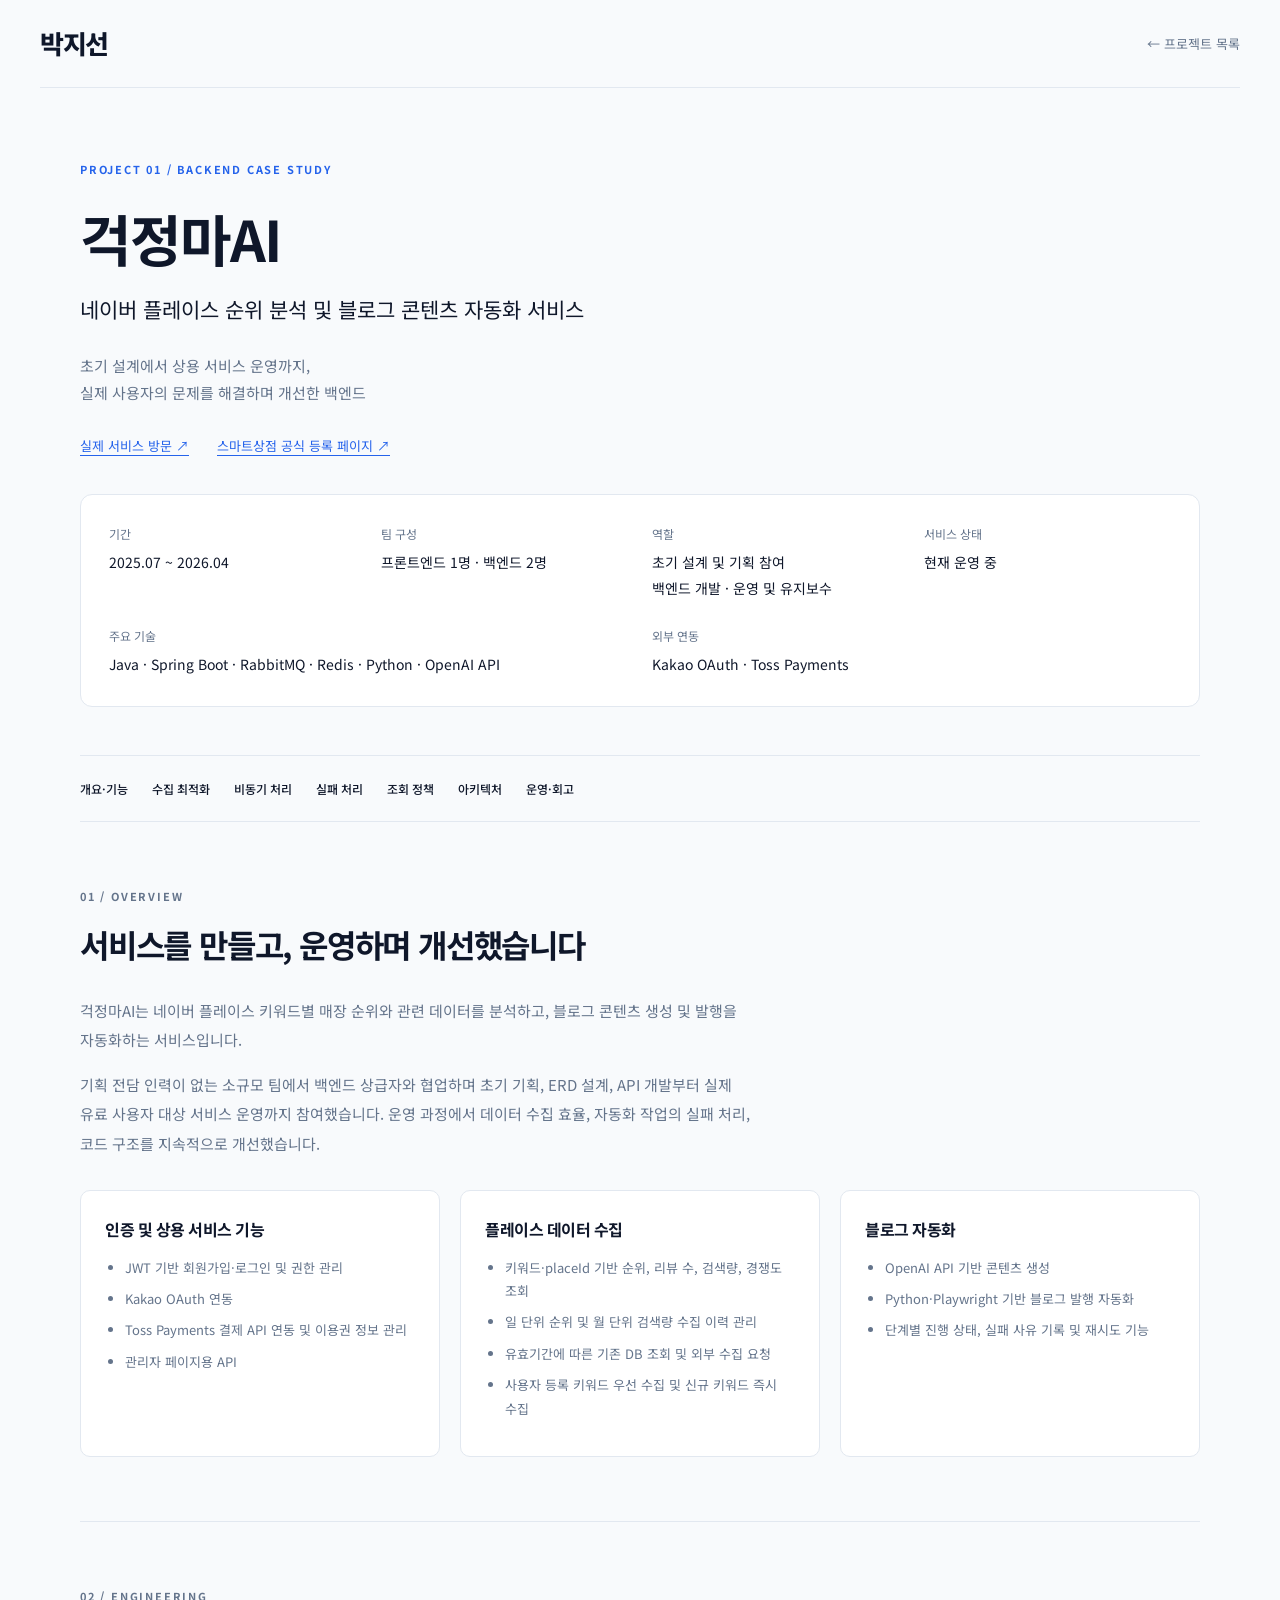
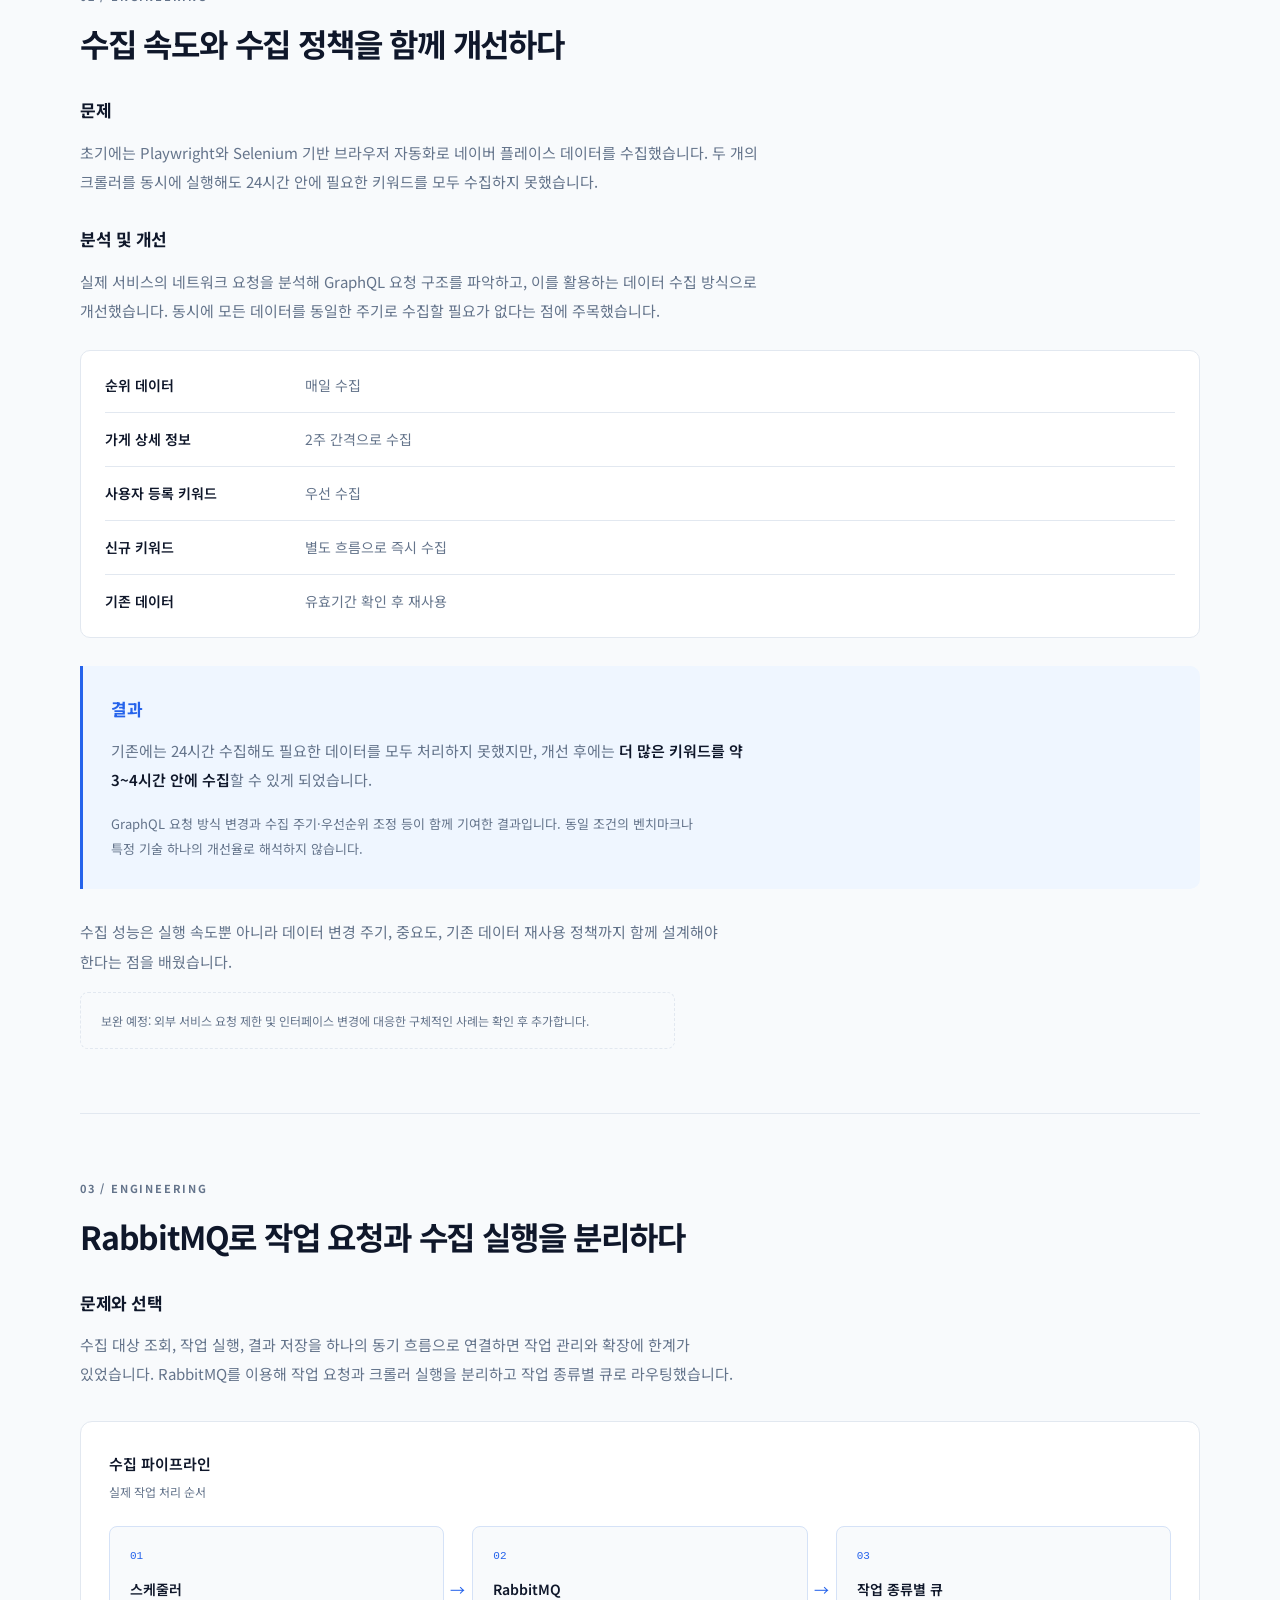
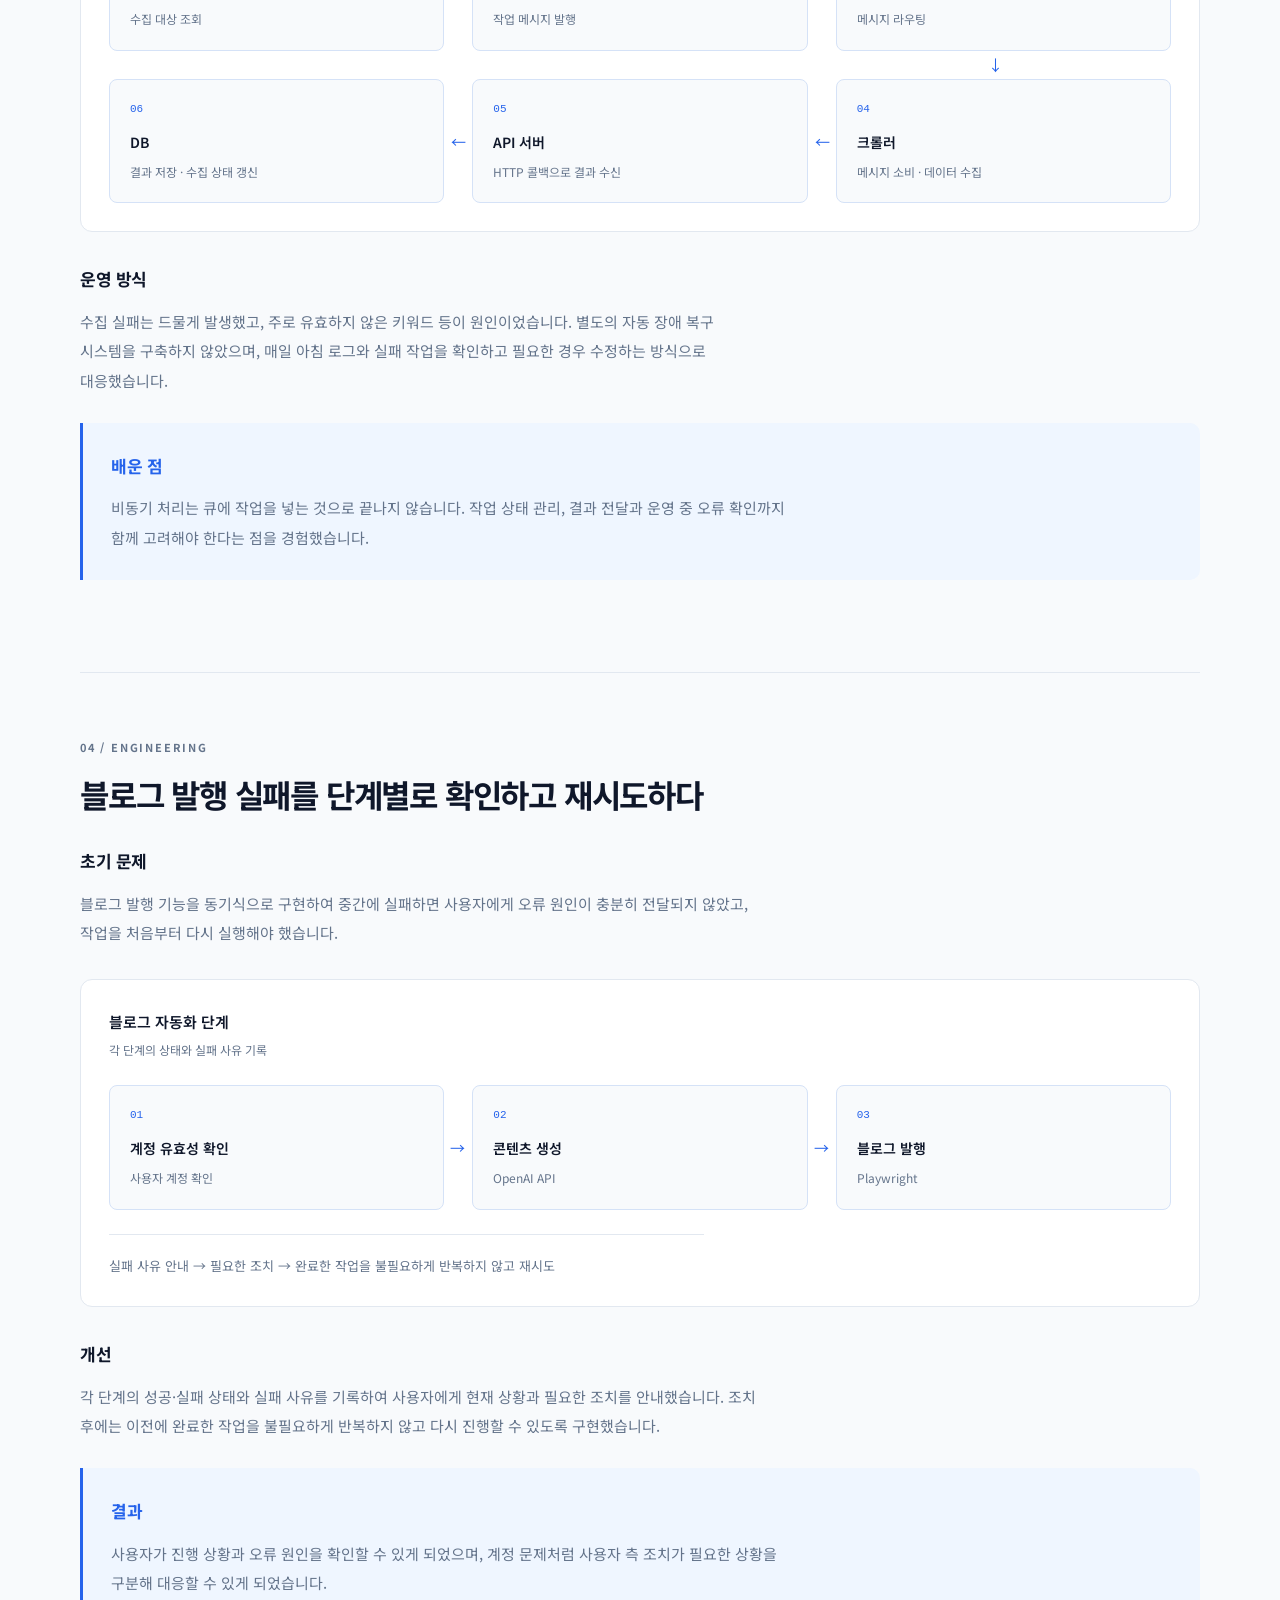
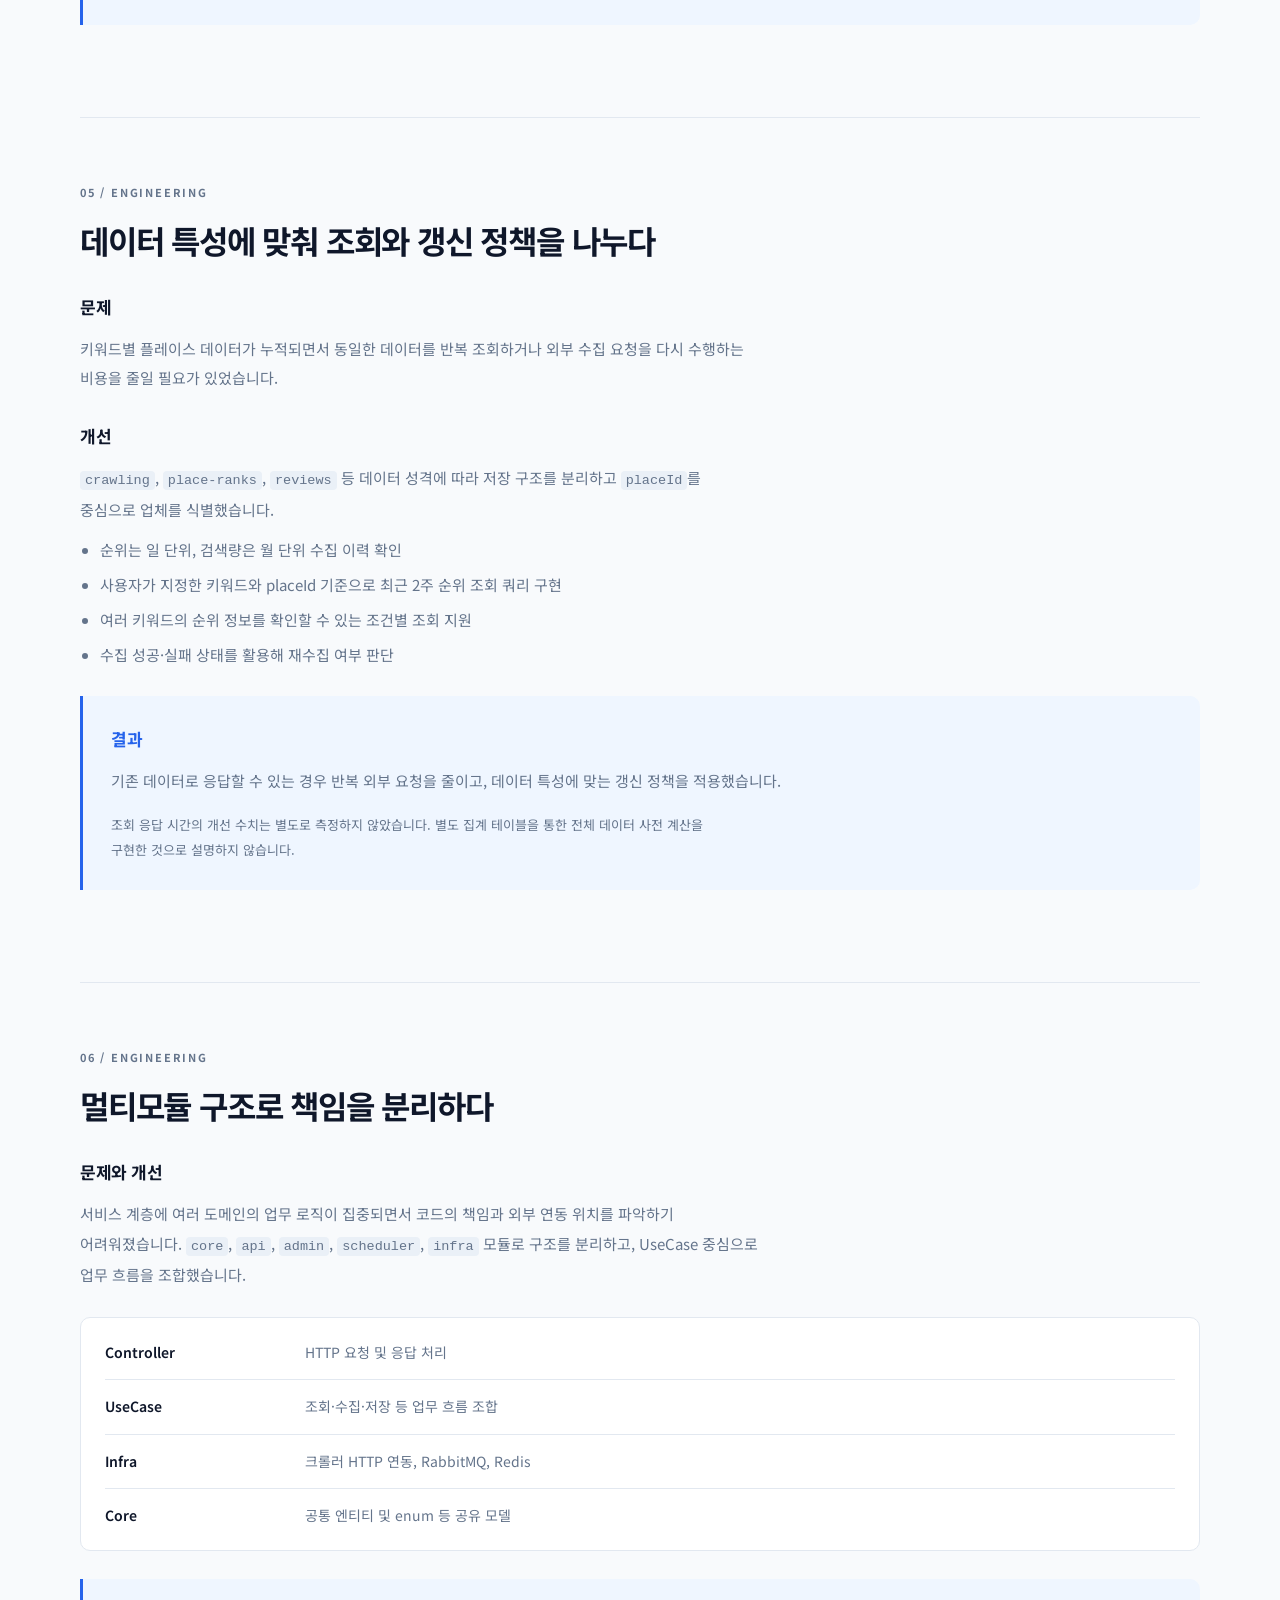
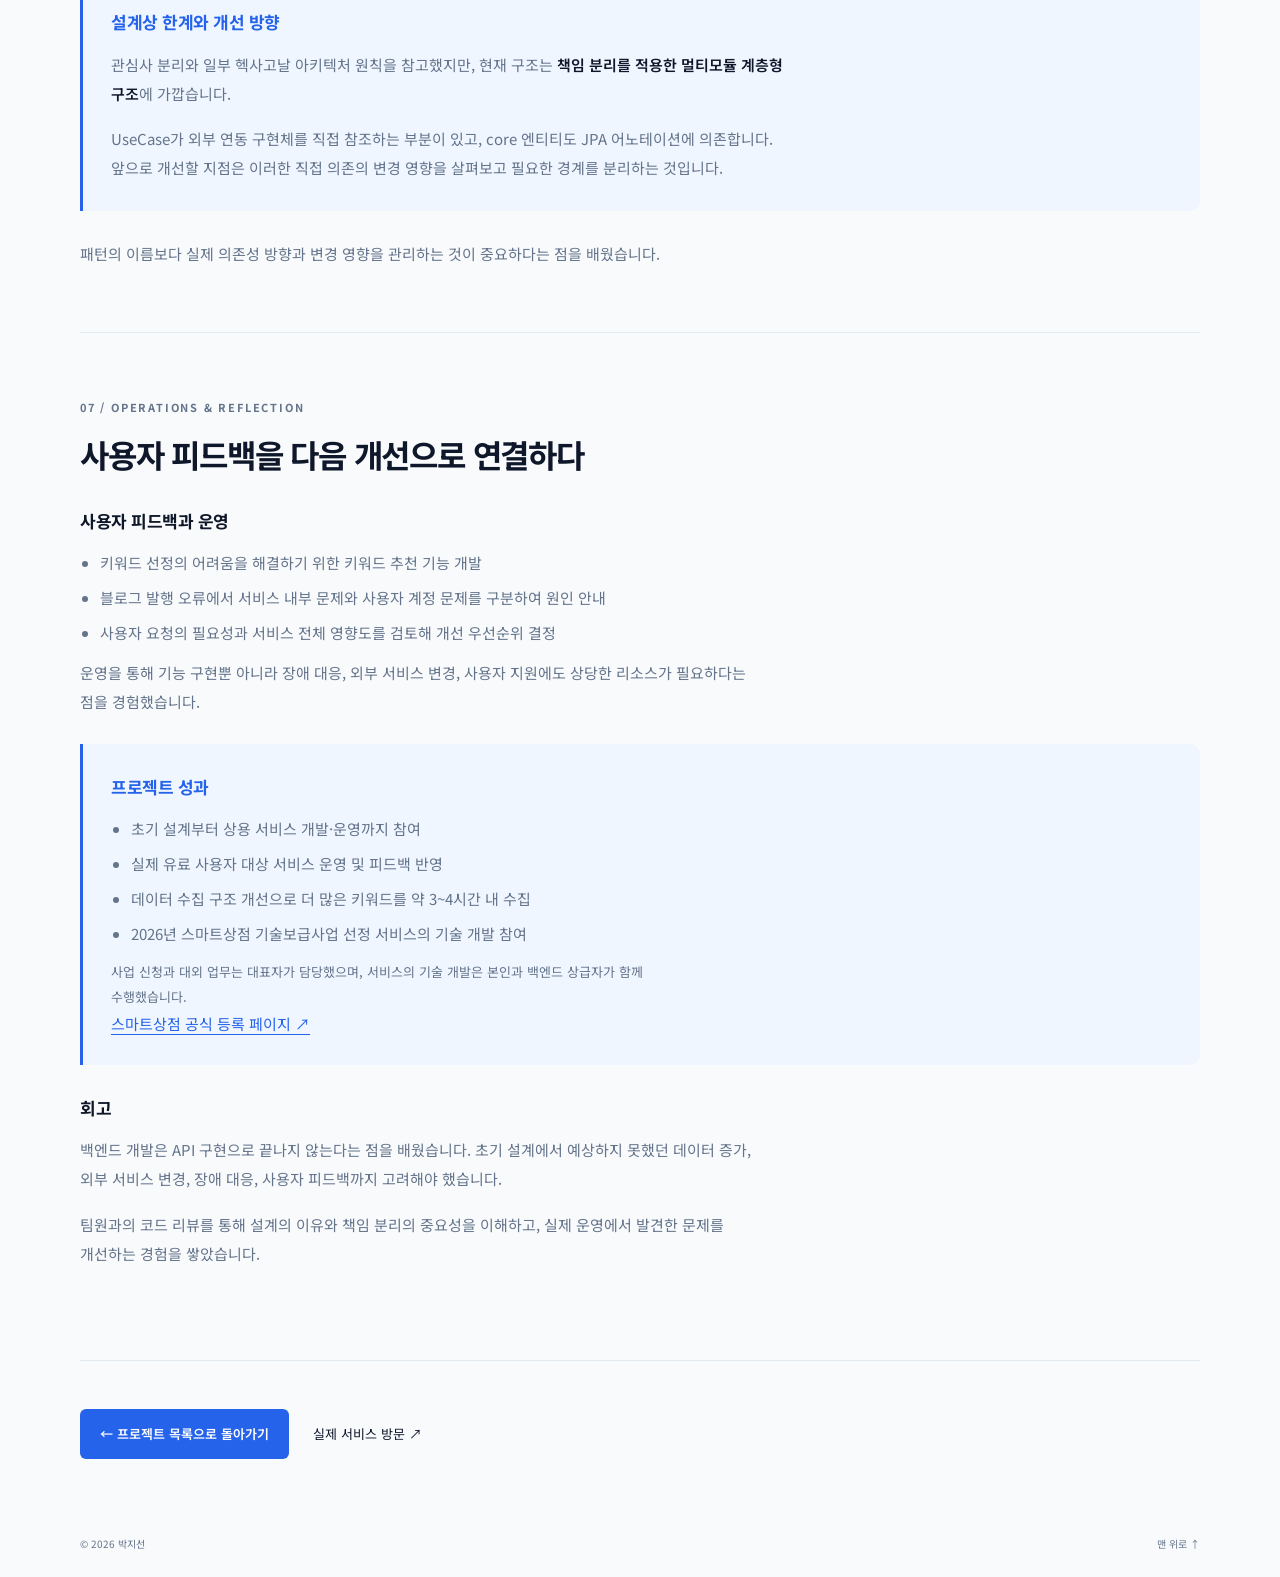
<file: projects/worry-free-ai.html>
<!doctype html>
<html lang="ko">
<head>
  <meta charset="utf-8">
  <meta name="viewport" content="width=device-width, initial-scale=1">
  <meta name="description" content="걱정마AI 백엔드 개발 사례: 데이터 수집 최적화, RabbitMQ 비동기 처리, 블로그 자동화 실패 처리와 운영 경험.">
  <title>걱정마AI · 박지선 포트폴리오</title>
  <link rel="stylesheet" href="../assets/css/styles.css">
  <link rel="stylesheet" href="../assets/css/project.css">
</head>
<body class="case-study">
  <a class="skip-link" href="#main">본문으로 건너뛰기</a>
  <header class="header"><a class="brand" href="../index.html">박지선</a><a class="back-link" href="../index.html#projects">← 프로젝트 목록</a></header>
  <main id="main" class="container">

    <section class="case-hero" aria-labelledby="case-title">
      <p class="eyebrow">PROJECT 01 / BACKEND CASE STUDY</p>
      <h1 id="case-title">걱정마AI</h1>
      <p class="case-subtitle">네이버 플레이스 순위 분석 및 블로그 콘텐츠 자동화 서비스</p>
      <p class="case-summary">초기 설계에서 상용 서비스 운영까지,<br>실제 사용자의 문제를 해결하며 개선한 백엔드</p>
      <div class="case-links"><a href="https://www.xn--ai-511iu45b80q.com/landing" target="_blank" rel="noopener noreferrer">실제 서비스 방문 ↗<span class="sr-only"> (새 탭)</span></a><a href="https://www.sbiz.or.kr/smst/bsns/product/view.do?cmpnSn=1500&amp;prdtSn=1" target="_blank" rel="noopener noreferrer">스마트상점 공식 등록 페이지 ↗<span class="sr-only"> (새 탭)</span></a></div>
      <dl class="case-facts">
        <div><dt>기간</dt><dd>2025.07 ~ 2026.04</dd></div>
        <div><dt>팀 구성</dt><dd>프론트엔드 1명 · 백엔드 2명</dd></div>
        <div><dt>역할</dt><dd>초기 설계 및 기획 참여<br>백엔드 개발 · 운영 및 유지보수</dd></div>
        <div><dt>서비스 상태</dt><dd>현재 운영 중</dd></div>
        <div class="facts-wide"><dt>주요 기술</dt><dd>Java · Spring Boot · RabbitMQ · Redis · Python · OpenAI API</dd></div>
        <div class="facts-wide"><dt>외부 연동</dt><dd>Kakao OAuth · Toss Payments</dd></div>
      </dl>
    </section>
    <nav class="case-toc" aria-label="상세 페이지 목차">
      <a href="#overview">개요·기능</a><a href="#collection">수집 최적화</a><a href="#queue">비동기 처리</a><a href="#automation">실패 처리</a><a href="#database">조회 정책</a><a href="#architecture">아키텍처</a><a href="#operations">운영·회고</a>
    </nav>
    <section class="case-section" id="overview" aria-labelledby="overview-title">
      <p class="eyebrow">01 / OVERVIEW</p><h2 id="overview-title">서비스를 만들고, 운영하며 개선했습니다</h2>
      <p>걱정마AI는 네이버 플레이스 키워드별 매장 순위와 관련 데이터를 분석하고, 블로그 콘텐츠 생성 및 발행을 자동화하는 서비스입니다.</p>
      <p>기획 전담 인력이 없는 소규모 팀에서 백엔드 상급자와 협업하며 초기 기획, ERD 설계, API 개발부터 실제 유료 사용자 대상 서비스 운영까지 참여했습니다. 운영 과정에서 데이터 수집 효율, 자동화 작업의 실패 처리, 코드 구조를 지속적으로 개선했습니다.</p>
      <div class="feature-grid">
        <article><h3>인증 및 상용 서비스 기능</h3><ul><li>JWT 기반 회원가입·로그인 및 권한 관리</li><li>Kakao OAuth 연동</li><li>Toss Payments 결제 API 연동 및 이용권 정보 관리</li><li>관리자 페이지용 API</li></ul></article>
        <article><h3>플레이스 데이터 수집</h3><ul><li>키워드·placeId 기반 순위, 리뷰 수, 검색량, 경쟁도 조회</li><li>일 단위 순위 및 월 단위 검색량 수집 이력 관리</li><li>유효기간에 따른 기존 DB 조회 및 외부 수집 요청</li><li>사용자 등록 키워드 우선 수집 및 신규 키워드 즉시 수집</li></ul></article>
        <article><h3>블로그 자동화</h3><ul><li>OpenAI API 기반 콘텐츠 생성</li><li>Python·Playwright 기반 블로그 발행 자동화</li><li>단계별 진행 상태, 실패 사유 기록 및 재시도 기능</li></ul></article>
      </div>
    </section>
<section class="case-section" id="collection" aria-labelledby="collection-title"><p class="eyebrow">02 / ENGINEERING</p><h2 id="collection-title">수집 속도와 수집 정책을 함께 개선하다</h2>
<div class="case-block"><h3>문제</h3><p>초기에는 Playwright와 Selenium 기반 브라우저 자동화로 네이버 플레이스 데이터를 수집했습니다. 두 개의 크롤러를 동시에 실행해도 24시간 안에 필요한 키워드를 모두 수집하지 못했습니다.</p></div>
<div class="case-block"><h3>분석 및 개선</h3><p>실제 서비스의 네트워크 요청을 분석해 GraphQL 요청 구조를 파악하고, 이를 활용하는 데이터 수집 방식으로 개선했습니다. 동시에 모든 데이터를 동일한 주기로 수집할 필요가 없다는 점에 주목했습니다.</p>
<dl class="policy-list"><div><dt>순위 데이터</dt><dd>매일 수집</dd></div><div><dt>가게 상세 정보</dt><dd>2주 간격으로 수집</dd></div><div><dt>사용자 등록 키워드</dt><dd>우선 수집</dd></div><div><dt>신규 키워드</dt><dd>별도 흐름으로 즉시 수집</dd></div><div><dt>기존 데이터</dt><dd>유효기간 확인 후 재사용</dd></div></dl></div>
<div class="case-result"><h3>결과</h3><p>기존에는 24시간 수집해도 필요한 데이터를 모두 처리하지 못했지만, 개선 후에는 <strong>더 많은 키워드를 약 3~4시간 안에 수집</strong>할 수 있게 되었습니다.</p><p class="case-note">GraphQL 요청 방식 변경과 수집 주기·우선순위 조정 등이 함께 기여한 결과입니다. 동일 조건의 벤치마크나 특정 기술 하나의 개선율로 해석하지 않습니다.</p></div>
<p>수집 성능은 실행 속도뿐 아니라 데이터 변경 주기, 중요도, 기존 데이터 재사용 정책까지 함께 설계해야 한다는 점을 배웠습니다.</p>
<p class="verification-note">보완 예정: 외부 서비스 요청 제한 및 인터페이스 변경에 대응한 구체적인 사례는 확인 후 추가합니다.</p></section>
<section class="case-section" id="queue" aria-labelledby="queue-title"><p class="eyebrow">03 / ENGINEERING</p><h2 id="queue-title">RabbitMQ로 작업 요청과 수집 실행을 분리하다</h2>
<div class="case-block"><h3>문제와 선택</h3><p>수집 대상 조회, 작업 실행, 결과 저장을 하나의 동기 흐름으로 연결하면 작업 관리와 확장에 한계가 있었습니다. RabbitMQ를 이용해 작업 요청과 크롤러 실행을 분리하고 작업 종류별 큐로 라우팅했습니다.</p></div>
<figure class="flow-figure"><figcaption>수집 파이프라인 <span>실제 작업 처리 순서</span></figcaption><ol class="flow pipeline">
<li><span class="step-number">01</span><strong>스케줄러</strong><span>수집 대상 조회</span></li>
<li><span class="step-number">02</span><strong>RabbitMQ</strong><span>작업 메시지 발행</span></li>
<li><span class="step-number">03</span><strong>작업 종류별 큐</strong><span>메시지 라우팅</span></li>
<li><span class="step-number">04</span><strong>크롤러</strong><span>메시지 소비 · 데이터 수집</span></li>
<li><span class="step-number">05</span><strong>API 서버</strong><span>HTTP 콜백으로 결과 수신</span></li>
<li><span class="step-number">06</span><strong>DB</strong><span>결과 저장 · 수집 상태 갱신</span></li>
</ol></figure>
<div class="case-block"><h3>운영 방식</h3><p>수집 실패는 드물게 발생했고, 주로 유효하지 않은 키워드 등이 원인이었습니다. 별도의 자동 장애 복구 시스템을 구축하지 않았으며, 매일 아침 로그와 실패 작업을 확인하고 필요한 경우 수정하는 방식으로 대응했습니다.</p></div>
<div class="case-result"><h3>배운 점</h3><p>비동기 처리는 큐에 작업을 넣는 것으로 끝나지 않습니다. 작업 상태 관리, 결과 전달과 운영 중 오류 확인까지 함께 고려해야 한다는 점을 경험했습니다.</p></div></section>
<section class="case-section" id="automation" aria-labelledby="automation-title"><p class="eyebrow">04 / ENGINEERING</p><h2 id="automation-title">블로그 발행 실패를 단계별로 확인하고 재시도하다</h2>
<div class="case-block"><h3>초기 문제</h3><p>블로그 발행 기능을 동기식으로 구현하여 중간에 실패하면 사용자에게 오류 원인이 충분히 전달되지 않았고, 작업을 처음부터 다시 실행해야 했습니다.</p></div>
<figure class="flow-figure"><figcaption>블로그 자동화 단계 <span>각 단계의 상태와 실패 사유 기록</span></figcaption><ol class="flow blog-flow">
<li><span class="step-number">01</span><strong>계정 유효성 확인</strong><span>사용자 계정 확인</span></li><li><span class="step-number">02</span><strong>콘텐츠 생성</strong><span>OpenAI API</span></li><li><span class="step-number">03</span><strong>블로그 발행</strong><span>Playwright</span></li></ol>
<p class="flow-retry">실패 사유 안내 → 필요한 조치 → 완료한 작업을 불필요하게 반복하지 않고 재시도</p></figure>
<div class="case-block"><h3>개선</h3><p>각 단계의 성공·실패 상태와 실패 사유를 기록하여 사용자에게 현재 상황과 필요한 조치를 안내했습니다. 조치 후에는 이전에 완료한 작업을 불필요하게 반복하지 않고 다시 진행할 수 있도록 구현했습니다.</p></div>
<div class="case-result"><h3>결과</h3><p>사용자가 진행 상황과 오류 원인을 확인할 수 있게 되었으며, 계정 문제처럼 사용자 측 조치가 필요한 상황을 구분해 대응할 수 있게 되었습니다.</p></div></section>
<section class="case-section" id="database" aria-labelledby="database-title"><p class="eyebrow">05 / ENGINEERING</p><h2 id="database-title">데이터 특성에 맞춰 조회와 갱신 정책을 나누다</h2>
<div class="case-block"><h3>문제</h3><p>키워드별 플레이스 데이터가 누적되면서 동일한 데이터를 반복 조회하거나 외부 수집 요청을 다시 수행하는 비용을 줄일 필요가 있었습니다.</p></div>
<div class="case-block"><h3>개선</h3><p><code>crawling</code>, <code>place-ranks</code>, <code>reviews</code> 등 데이터 성격에 따라 저장 구조를 분리하고 <code>placeId</code>를 중심으로 업체를 식별했습니다.</p><ul><li>순위는 일 단위, 검색량은 월 단위 수집 이력 확인</li><li>사용자가 지정한 키워드와 placeId 기준으로 최근 2주 순위 조회 쿼리 구현</li><li>여러 키워드의 순위 정보를 확인할 수 있는 조건별 조회 지원</li><li>수집 성공·실패 상태를 활용해 재수집 여부 판단</li></ul></div>
<div class="case-result"><h3>결과</h3><p>기존 데이터로 응답할 수 있는 경우 반복 외부 요청을 줄이고, 데이터 특성에 맞는 갱신 정책을 적용했습니다.</p><p class="case-note">조회 응답 시간의 개선 수치는 별도로 측정하지 않았습니다. 별도 집계 테이블을 통한 전체 데이터 사전 계산을 구현한 것으로 설명하지 않습니다.</p></div></section>
<section class="case-section" id="architecture" aria-labelledby="architecture-title"><p class="eyebrow">06 / ENGINEERING</p><h2 id="architecture-title">멀티모듈 구조로 책임을 분리하다</h2>
<div class="case-block"><h3>문제와 개선</h3><p>서비스 계층에 여러 도메인의 업무 로직이 집중되면서 코드의 책임과 외부 연동 위치를 파악하기 어려워졌습니다. <code>core</code>, <code>api</code>, <code>admin</code>, <code>scheduler</code>, <code>infra</code> 모듈로 구조를 분리하고, UseCase 중심으로 업무 흐름을 조합했습니다.</p></div>
<dl class="policy-list"><div><dt>Controller</dt><dd>HTTP 요청 및 응답 처리</dd></div><div><dt>UseCase</dt><dd>조회·수집·저장 등 업무 흐름 조합</dd></div><div><dt>Infra</dt><dd>크롤러 HTTP 연동, RabbitMQ, Redis</dd></div><div><dt>Core</dt><dd>공통 엔티티 및 enum 등 공유 모델</dd></div></dl>
<div class="case-result"><h3>설계상 한계와 개선 방향</h3><p>관심사 분리와 일부 헥사고날 아키텍처 원칙을 참고했지만, 현재 구조는 <strong>책임 분리를 적용한 멀티모듈 계층형 구조</strong>에 가깝습니다.</p><p>UseCase가 외부 연동 구현체를 직접 참조하는 부분이 있고, core 엔티티도 JPA 어노테이션에 의존합니다. 앞으로 개선할 지점은 이러한 직접 의존의 변경 영향을 살펴보고 필요한 경계를 분리하는 것입니다.</p></div>
<p>패턴의 이름보다 실제 의존성 방향과 변경 영향을 관리하는 것이 중요하다는 점을 배웠습니다.</p></section>
<section class="case-section" id="operations" aria-labelledby="operations-title"><p class="eyebrow">07 / OPERATIONS & REFLECTION</p><h2 id="operations-title">사용자 피드백을 다음 개선으로 연결하다</h2>
<div class="case-block"><h3>사용자 피드백과 운영</h3><ul><li>키워드 선정의 어려움을 해결하기 위한 키워드 추천 기능 개발</li><li>블로그 발행 오류에서 서비스 내부 문제와 사용자 계정 문제를 구분하여 원인 안내</li><li>사용자 요청의 필요성과 서비스 전체 영향도를 검토해 개선 우선순위 결정</li></ul><p>운영을 통해 기능 구현뿐 아니라 장애 대응, 외부 서비스 변경, 사용자 지원에도 상당한 리소스가 필요하다는 점을 경험했습니다.</p></div>
<div class="case-result"><h3>프로젝트 성과</h3><ul><li>초기 설계부터 상용 서비스 개발·운영까지 참여</li><li>실제 유료 사용자 대상 서비스 운영 및 피드백 반영</li><li>데이터 수집 구조 개선으로 더 많은 키워드를 약 3~4시간 내 수집</li><li>2026년 스마트상점 기술보급사업 선정 서비스의 기술 개발 참여</li></ul><p class="case-note">사업 신청과 대외 업무는 대표자가 담당했으며, 서비스의 기술 개발은 본인과 백엔드 상급자가 함께 수행했습니다.</p><a href="https://www.sbiz.or.kr/smst/bsns/product/view.do?cmpnSn=1500&amp;prdtSn=1" target="_blank" rel="noopener noreferrer">스마트상점 공식 등록 페이지 ↗<span class="sr-only"> (새 탭)</span></a></div>
<div class="case-block"><h3>회고</h3><p>백엔드 개발은 API 구현으로 끝나지 않는다는 점을 배웠습니다. 초기 설계에서 예상하지 못했던 데이터 증가, 외부 서비스 변경, 장애 대응, 사용자 피드백까지 고려해야 했습니다.</p><p>팀원과의 코드 리뷰를 통해 설계의 이유와 책임 분리의 중요성을 이해하고, 실제 운영에서 발견한 문제를 개선하는 경험을 쌓았습니다.</p></div>
</section>
<div class="case-end"><a class="button primary" href="../index.html#projects">← 프로젝트 목록으로 돌아가기</a><a href="https://www.xn--ai-511iu45b80q.com/landing" target="_blank" rel="noopener noreferrer">실제 서비스 방문 ↗<span class="sr-only"> (새 탭)</span></a></div>
</main><footer class="container footer"><span>© 2026 박지선</span><a href="#case-title">맨 위로 ↑</a></footer>
</body></html>
</file>
<file: assets/css/styles.css>
@import url('https://fonts.googleapis.com/css2?family=Noto+Sans+KR:wght@400;500;600;700;800;900&display=swap');
:root {
  --bg:#f8fafc;
  --surface:#fff;
  --primary:#2563eb;
  --heading:#0f172a;
  --secondary:#64748b;
  --border:#e2e8f0;
  --font:'Noto Sans KR',-apple-system,BlinkMacSystemFont,'Segoe UI',sans-serif;
}

* {
  box-sizing:border-box;
}

html {
  scroll-behavior:smooth;
  scroll-padding-top:100px;
}

body {
  margin:0;
  background:var(--bg);
  color:var(--heading);
  font-family:var(--font);
  font-size:15px;
  line-height:1.8;
  word-break:keep-all;
}

a {
  color:inherit;
  text-decoration:none;
}

button {
  font:inherit;
}

a,button,summary {
  -webkit-tap-highlight-color:transparent;
}

a:focus-visible,button:focus-visible,summary:focus-visible {
  outline:3px solid var(--primary);
  outline-offset:5px;
}

::selection {
  background:#dbeafe;
}

h1,h2,h3,p {
  margin:0;
}

h2 {
  font-size:32px;
  line-height:1.5;
  letter-spacing:-1.2px;
}

h3 {
  letter-spacing:-.5px;
}

.container {
  width:min(1120px,calc(100% - 80px));
  margin-inline:auto;
}

.section {
  padding-block:92px;
}

.muted {
  color:var(--secondary);
}

.eyebrow {
  font-size:11px;
  font-weight:700;
  letter-spacing:1.8px;
  color:var(--primary);
  margin-bottom:22px;
}


.skip-link {
  position:fixed;
  top:-80px;
  left:16px;
  background:var(--heading);
  color:white;
  padding:12px;
  z-index:100;
}

.skip-link:focus {
  top:12px;
}

.header {
  height:88px;
  width:min(1280px,calc(100% - 80px));
  margin:auto;
  display:flex;
  align-items:center;
  justify-content:space-between;
  border-bottom:1px solid var(--border);
  background:var(--bg);
}

.brand {
  font-size:26px;
  font-weight:800;
  letter-spacing:-1.4px;
}


nav {
  display:flex;
  gap:32px;
  align-items:center;
  font-size:13px;
  font-weight:500;
}

nav a:hover,nav a[aria-current],.text-link:hover {
  color:var(--primary);
}

.resume-status {
  border-left:1px solid var(--border);
  padding-left:28px;
}

.resume-status span {
  font-size:10px;
  color:var(--secondary);
  margin-left:8px;
}

.menu-toggle {
  display:none;
}

.hero {
  min-height:660px;
  display:grid;
  grid-template-columns:1.2fr 1fr;
  gap:70px;
  align-items:center;
  padding-top:85px;
}

.blue-dot {
  display:inline-block;
  width:7px;
  height:7px;
  background:var(--primary);
  border-radius:50%;
  margin-right:8px;
}

.hero h1 {
  font-size:64px;
  line-height:1.28;
  letter-spacing:-3.5px;
  font-weight:500;
}

.hero h1>span {
  font-weight:800;
}

.hero-role {
  font-size:20px;
  margin-top:22px;
  font-weight:500;
}

.hero-description {
  margin-top:16px;
  font-size:14px;
  line-height:1.95;
}

.draft-text {
  font-size:12px;
}

.hero-actions {
  display:flex;
  align-items:center;
  gap:26px;
  margin-top:32px;
}

.button {
  display:inline-flex;
  align-items:center;
  justify-content:space-between;
  gap:24px;
  padding:13px 20px;
  border-radius:6px;
  font-size:13px;
  font-weight:600;
  transition:background .2s,transform .2s;
}

.primary {
  background:var(--primary);
  color:white;
}

.primary:hover {
  background:#1d4ed8;
  transform:translateY(-2px);
}

.text-link {
  font-size:12px;
}

.text-link span {
  margin-left:12px;
}

.hero-note {
  background:white;
  border:1px solid var(--border);
  border-radius:12px;
  padding:28px;
  transform:rotate(2deg);
  box-shadow:0 16px 40px #0f172a06;
}

.note-top {
  display:flex;
  justify-content:space-between;
  font-size:10px;
  letter-spacing:1.5px;
  color:var(--secondary);
}

.note-visual {
  height:132px;
  display:flex;
  align-items:center;
  justify-content:center;
}

.node {
  font-size:9px;
  letter-spacing:1px;
  border:1px solid var(--border);
  border-radius:7px;
  padding:10px;
  color:var(--secondary);
}

.node.central {
  background:#eff6ff;
  border-color:#bfdbfe;
  color:var(--primary);
  font-size:25px;
  font-weight:700;
  padding:14px;
}

.connector {
  width:28px;
  height:1px;
  background:#cbd5e1;
}

.note-label {
  font-size:9px;
  letter-spacing:1.8px;
  color:var(--primary);
  font-weight:700;
}

.hero-note h2 {
  font-size:25px;
  margin:10px 0 12px;
  line-height:1.5;
}

.hero-note>p:last-of-type {
  font-size:12px;
  color:var(--secondary);
}

.note-footer {
  border-top:1px solid var(--border);
  margin-top:24px;
  padding-top:18px;
  display:flex;
  justify-content:space-between;
  font-size:10px;
}

.note-footer>a {
  color:var(--primary);
}

.hero-bottom {
  grid-column:1/-1;
  display:flex;
  justify-content:space-between;
  border-bottom:1px solid var(--border);
  padding-bottom:26px;
  font-size:9px;
  letter-spacing:1.4px;
  color:var(--secondary);
  align-self:end;
}

.hero-bottom a span {
  margin-left:20px;
}

.about {
  display:grid;
  grid-template-columns:1fr 1.2fr;
  gap:90px;
  border-bottom:1px solid var(--border);
  overflow-wrap:anywhere;
}

.about>div {
  min-width:0;
}

.lead {
  font-size:22px;
  line-height:1.75;
  letter-spacing:-.6px;
  margin-bottom:20px;
}

.lead strong {
  font-weight:600;
}

.about-content>.muted {
  font-size:14px;
  line-height:1.95;
}

.about-content>p+p {
  margin-top:20px;
}

.about-content>.muted strong {
  color:var(--heading);
  font-weight:600;
}

.about-facts {
  display:flex;
  flex-wrap:wrap;
  gap:20px 32px;
  margin-top:28px;
}

.about-facts div {
  display:flex;
  flex-direction:column;
  gap:6px;
}

.about-facts span {
  font-size:9px;
  letter-spacing:1px;
  color:var(--secondary);
}

.about-facts strong {
  font-size:13px;
  font-weight:500;
}

.section-heading {
  display:flex;
  justify-content:space-between;
  align-items:end;
  margin-bottom:38px;
}

.section-heading .eyebrow {
  margin-bottom:12px;
}

.section-caption {
  font-size:12px;
  color:var(--secondary);
  line-height:1.9;
}

#stack .section-caption {
  max-width:440px;
}

#stack .section-heading {
  gap:28px;
}

#stack .stack-grid {
  display:grid;
  grid-template-columns:repeat(5,minmax(0,1fr));
  border:1px solid var(--border);
  border-radius:10px;
  background:var(--surface);
}

#stack .stack-item {
  min-width:0;
  padding:26px 20px;
  border-right:1px solid var(--border);
}

#stack .stack-item:last-child {
  border:0;
}

#stack .stack-item h3 {
  font-size:13px;
  margin-bottom:16px;
}

#stack .stack-item ul {
  list-style:none;
  margin:0;
  padding:0;
  display:flex;
  flex-wrap:wrap;
  gap:6px 20px;
  font-size:12px;
  color:var(--secondary);
}

#stack .stack-item li {
  flex-basis:100%;
  overflow-wrap:anywhere;
}

.projects-section {
  background:#eef3fa;
  border-block:1px solid var(--border);
}

.project-layout {
  display:grid;
  grid-template-columns:310px 1fr;
  gap:40px;
  align-items:start;
}

.project-selector {
  display:flex;
  flex-direction:column;
  gap:10px;
}

.project-choice {
  display:flex;
  gap:18px;
  padding:22px 18px;
  border:1px solid transparent;
  border-radius:8px;
  align-items:center;
  transition:background .2s,border-color .2s;
}

.project-choice:hover {
  background:#ffffff80;
}

.project-choice.active {
  background:white;
  border-color:#d5e2f7;
  box-shadow:0 4px 14px #0f172a03;
}

.project-number {
  font-family:monospace;
  color:var(--secondary);
  font-size:11px;
  align-self:flex-start;
  padding-top:4px;
}

.project-choice strong {
  font-size:17px;
  font-weight:600;
  display:block;
}

.project-choice small {
  font-size:11px;
  color:var(--secondary);
  display:block;
  margin-top:4px;
}

.choice-arrow {
  margin-left:auto;
  color:var(--secondary);
}

.active .choice-arrow,.active .project-number {
  color:var(--primary);
}

.project-panel {
  background:white;
  border:1px solid var(--border);
  border-radius:12px;
  overflow:hidden;
  margin-bottom:20px;
  scroll-margin-top:24px;
}

.project-panel[hidden] {
  display:none;
}

.project-art {
  height:230px;
  position:relative;
  display:flex;
  align-items:center;
  justify-content:center;
  overflow:hidden;
}

.art-blue {
  background:#e2ecff;
  color:#1d4ed8;
}

.art-slate {
  background:#e4eaf2;
  color:#334155;
}

.art-green {
  background:#e4eee9;
  color:#32644d;
}

.art-grid {
  position:absolute;
  inset:0;
  background-image:linear-gradient(#ffffff70 1px,transparent 1px),linear-gradient(90deg,#ffffff70 1px,transparent 1px);
  background-size:28px 28px;
  mask-image:linear-gradient(90deg,transparent,#000,transparent);
}

.workflow {
  display:flex;
  align-items:center;
  gap:18px;
  position:relative;
}

.workflow>span:not(.workflow-main) {
  font-family:monospace;
  font-size:9px;
  background:#ffffffa8;
  padding:10px;
  border:1px solid #ffffff;
  border-radius:5px;
}

.workflow i {
  font-style:normal;
  color:#7a9fe7;
}

.workflow-main {
  background:white;
  padding:24px 30px;
  font-size:27px;
  font-weight:800;
  border:1px solid #c1d3f5;
  border-radius:10px;
  box-shadow:0 12px 25px #2563eb0b;
  text-align:center;
}

.workflow-main>span,.art-word>span {
  display:block;
  font-size:8px;
  letter-spacing:2px;
  font-weight:500;
  margin-top:5px;
}

.art-corner {
  position:absolute;
  bottom:18px;
  left:24px;
  font-size:8px;
  letter-spacing:1.2px;
}

.art-word {
  font-size:36px;
  font-weight:700;
  position:relative;
  text-align:center;
  letter-spacing:-1px;
}

.project-body {
  padding:28px 32px;
}

.project-kicker {
  display:flex;
  gap:8px;
  color:var(--primary);
  font-size:10px;
}

.project-kicker span {
  background:#eff6ff;
  border-radius:4px;
  padding:3px 8px;
}

.project-body h3 {
  font-size:26px;
  margin:12px 0 4px;
}

.project-body>p {
  font-size:13px;
  color:var(--secondary);
}

.project-role {
  display:flex;
  align-items:center;
  gap:18px;
  margin:24px 0;
}

.project-role>span {
  font-size:9px;
  color:var(--secondary);
  letter-spacing:1px;
}

.project-role strong {
  font-size:12px;
  font-weight:500;
}

details {
  border-top:1px solid var(--border);
  padding-top:15px;
  font-size:12px;
}

summary {
  cursor:pointer;
  list-style:none;
  display:flex;
  justify-content:space-between;
}

summary::-webkit-details-marker {
  display:none;
}

summary span {
  color:var(--primary);
}

details[open] summary span {
  transform:rotate(45deg);
}

details p {
  color:var(--secondary);
  margin-top:12px;
}

.pending {
  display:block;
  font-size:10px;
  color:var(--secondary);
  margin-top:20px;
}

.experience {
  display:grid;
  grid-template-columns:1fr 1.2fr;
  gap:60px;
  align-items:start;
}

#experience .experience-intro .muted { max-width:380px; margin-top:18px; line-height:1.8; }
#experience .experience-content { display:grid; gap:34px; }
#experience .experience-group>h3 { margin:0 0 8px; color:var(--primary); font-size:10px; letter-spacing:1.5px; font-weight:600; }
#experience .experience-entry { display:grid; grid-template-columns:minmax(145px,.72fr) minmax(0,1.28fr); gap:22px; padding:20px 0; border-bottom:1px solid var(--border); }
#experience .experience-entry-meta h4 { margin:0; color:var(--heading); font-size:15px; font-weight:600; }
#experience .experience-entry-meta p { margin:6px 0 0; color:var(--secondary); font-size:12px; line-height:1.6; }
#experience .experience-entry-detail p { margin:0; color:var(--secondary); font-size:12px; line-height:1.8; }
#experience .experience-entry-detail .experience-date { margin-bottom:8px; color:var(--heading); font-size:11px; font-weight:500; }

.placeholder-box {
  display:flex;
  gap:18px;
  border-left:1px solid #cbd5e1;
  padding:18px 0 18px 24px;
  position:relative;
}

.placeholder-dot {
  position:absolute;
  left:-4px;
  top:28px;
  width:7px;
  height:7px;
  border-radius:50%;
  background:var(--primary);
}

.placeholder-box h3 {
  font-size:16px;
  font-weight:500;
}

.placeholder-box p {
  font-size:12px;
  color:var(--secondary);
  margin-top:8px;
}

.contact-section {
  border-block:1px solid var(--border);
  padding-block:70px;
  text-align:center;
}

.contact-section h2 {
  font-size:40px;
}

.contact-section>.muted {
  font-size:13px;
  margin-top:14px;
}

.contact-links {
  display:flex;
  justify-content:center;
  gap:40px;
  margin-top:32px;
}

.contact-links>a,
.contact-links>span {
  font-size:13px;
}

.contact-links>a { color:var(--heading); transition:color .2s; }
.contact-links>a:hover { color:var(--primary); }

.contact-links small {
  display:block;
  font-size:10px;
  color:var(--secondary);
  margin-top:4px;
}

.footer {
  display:flex;
  justify-content:space-between;
  gap:20px;
  padding-block:28px;
  font-size:10px;
  color:var(--secondary);
}

@media(min-width:1500px) {
  .hero {
    min-height:720px;
  }
}

@media(max-width:1000px) {
  .hero {
    gap:35px;
  }
  .hero h1 {
    font-size:54px;
  }
  .hero-note {
    padding:22px;
  }
  .hero-note h2 {
    font-size:22px;
  }
  .about {
    gap:40px;
  }
  .project-layout {
    grid-template-columns:250px 1fr;
    gap:24px;
  }
  .workflow {
    gap:8px;
  }
  .workflow-main {
    padding:20px;
  }
  #stack .stack-grid {
    grid-template-columns:1fr;
  }
  #stack .stack-item {
    padding:20px;
    border-right:0;
    border-bottom:1px solid var(--border);
  }
  #stack .stack-item li {
    flex-basis:auto;
  }
  .hero-actions {
    gap:16px;
  }
  .experience {
    gap:30px;
  }
  h2 {
    font-size:28px;
  }
}

@media(max-width:760px) {
  .container,.header {
    width:calc(100% - 40px);
  }
  .header {
    height:72px;
    position:relative;
    z-index:10;
  }
  .brand {
    font-size:24px;
  }
  nav {
    gap:18px;
    font-size:12px;
  }
  .resume-status {
    display:none;
  }
  .js .menu-toggle {
    display:flex;
    gap:12px;
    border:0;
    background:none;
    font-size:12px;
    padding:8px;
  }
  .js nav {
    display:none;
    position:absolute;
    top:65px;
    left:0;
    right:0;
    padding:20px;
    background:white;
    border:1px solid var(--border);
    border-radius:8px;
    box-shadow:0 12px 20px #0f172a08;
  }
  .js nav.open {
    display:flex;
    flex-direction:column;
    align-items:stretch;
  }
  .js nav a {
    padding:8px;
  }
  .hero {
    padding-top:54px;
    grid-template-columns:1fr;
    gap:36px;
    min-height:auto;
  }
  .hero h1 {
    font-size:52px;
    letter-spacing:-2.7px;
  }
  .hero-role {
    font-size:18px;
  }
  .hero-description {
    font-size:13px;
  }
  .hero-note {
    transform:none;
    padding:22px;
  }
  .note-visual {
    height:100px;
  }
  .hero-note h2 {
    font-size:24px;
  }
  .hero-bottom {
    margin-top:4px;
    font-size:8px;
  }
  .section {
    padding-block:60px;
  }
  .about {
    grid-template-columns:1fr;
    gap:26px;
  }
  .about h2 br {
    display:none;
  }
  .lead {
    font-size:20px;
  }
  .section-heading {
    display:block;
    margin-bottom:26px;
  }
  .section-caption {
    display:block;
    margin-top:14px;
    font-size:11px;
  }
  h2 {
    font-size:26px;
  }
  .project-layout {
    grid-template-columns:1fr;
    gap:20px;
  }
  .project-selector {
    flex-direction:row;
    gap:6px;
  }
  .project-choice {
    flex:1;
    justify-content:center;
    padding:12px 8px;
    text-align:center;
  }
  .project-number,.choice-arrow,.project-choice small {
    display:none;
  }
  .project-choice strong {
    font-size:13px;
  }
  .project-art {
    height:200px;
  }
  .project-body {
    padding:24px;
  }
  .workflow-main {
    font-size:24px;
    padding:20px 16px;
  }
  .workflow>span:not(.workflow-main) {
    font-size:8px;
    padding:8px;
  }
  .project-body h3 {
    font-size:24px;
  }
  .experience {
    grid-template-columns:1fr;
    gap:24px;
  }
  #experience .experience-entry { grid-template-columns:1fr; gap:6px; }
  .contact-section {
    padding-block:54px;
  }
  .contact-section h2 {
    font-size:30px;
  }
  .contact-links {
    flex-wrap:wrap;
    gap:20px 30px;
  }
  .footer {
    flex-wrap:wrap;
    font-size:9px;
  }
  .footer>span:nth-child(2) {
    display:none;
  }
  .eyebrow {
    font-size:10px;
  }
  .hero-actions {
    gap:20px;
  }
  .button {
    font-size:12px;
    padding:12px 16px;
  }
  .text-link {
    font-size:11px;
  }
}

@media(prefers-reduced-motion:reduce) {
  html {
    scroll-behavior:auto;
  }
  *,*::before,*::after {
    transition:none!important;
    animation:none!important;
  }
}

/* Featured project: Worry-free AI */
#project-worry .worry-intro { margin-top:18px; }
#project-worry .worry-contributions { list-style:none; padding:0; margin:24px 0; display:grid; gap:16px; font-size:13px; color:var(--secondary); }
#project-worry .worry-contributions strong { display:block; color:var(--heading); margin-bottom:4px; font-weight:600; }
#project-worry .worry-tech { padding-top:18px; border-top:1px solid var(--border); font-size:12px; }
#project-worry .worry-result { margin-top:14px; font-size:12px; }
#project-worry .worry-links { display:flex; flex-wrap:wrap; align-items:center; gap:16px 24px; margin-top:24px; font-size:12px; }
#project-worry .sr-only { position:absolute; width:1px; height:1px; padding:0; margin:-1px; overflow:hidden; clip-path:inset(50%); white-space:nowrap; }

/* Featured project: Clear Sale */
#project-clear .clear-intro { margin-top:18px; }
#project-clear .clear-contributions { list-style:none; padding:0; margin:24px 0; display:grid; gap:14px; font-size:13px; color:var(--secondary); }
#project-clear .clear-contributions strong { display:block; color:var(--heading); margin-bottom:3px; font-weight:600; }
#project-clear .clear-tech { padding-top:18px; border-top:1px solid var(--border); font-size:12px; }
#project-clear .clear-result { margin:14px 0 22px; font-size:12px; }
</file>
<file: assets/css/every-kitchen.css>
/* EveryKitchen card styles stay scoped to this project. */
#project-kitchen .kitchen-intro { margin-top:18px; }
#project-kitchen .kitchen-contributions { list-style:none; padding:0; margin:24px 0; display:grid; gap:14px; font-size:13px; color:var(--secondary); }
#project-kitchen .kitchen-contributions strong { display:block; color:var(--heading); margin-bottom:3px; font-weight:600; }
#project-kitchen .kitchen-tech { padding-top:18px; border-top:1px solid var(--border); font-size:12px; }
#project-kitchen .kitchen-result { margin:14px 0 22px; font-size:12px; }

/* Detail page extends the shared case-study system. */
.kitchen-case .feature-grid-two { grid-template-columns:repeat(2,minmax(0,1fr)); }
.kitchen-case .booking-flow { grid-template-columns:repeat(4,minmax(0,1fr)); }
.kitchen-case .booking-flow li:nth-child(4)::after { content:'↓'; right:50%; top:auto; bottom:-28px; transform:none; }
.kitchen-case .booking-flow li:nth-child(5) { grid-column:4; grid-row:2; }
.kitchen-case .booking-flow li:nth-child(6) { grid-column:3; grid-row:2; }
.kitchen-case .booking-flow li:nth-child(7) { grid-column:2; grid-row:2; }
.kitchen-case .booking-flow li:nth-child(8) { grid-column:1; grid-row:2; }
.kitchen-case .booking-flow li:nth-child(5)::after,
.kitchen-case .booking-flow li:nth-child(6)::after,
.kitchen-case .booking-flow li:nth-child(7)::after { content:'←'; right:auto; left:-22px; }
.kitchen-case .lease-exit { display:flex; flex-direction:column; gap:4px; margin-top:22px; padding:14px 18px; border:1px dashed var(--border); border-radius:8px; background:#f8fafc; font-size:13px; }
.kitchen-case .lease-exit strong { color:var(--heading); }
.kitchen-case .lease-exit span { color:var(--secondary); }
.kitchen-case .improvement { background:#f8fafc; border-left-color:#64748b; }
.kitchen-case .improvement h3 { color:var(--heading); }
.kitchen-case .settlement-flow { grid-template-columns:repeat(3,minmax(0,1fr)); }
.kitchen-case .settlement-flow li:nth-child(3)::after { content:'↓'; right:50%; top:auto; bottom:-28px; transform:none; }
.kitchen-case .settlement-flow li:nth-child(4) { grid-column:3; grid-row:2; }
.kitchen-case .settlement-flow li:nth-child(5) { grid-column:2; grid-row:2; }
.kitchen-case .settlement-flow li:nth-child(6) { grid-column:1; grid-row:2; }
.kitchen-case .settlement-flow li:nth-child(4)::after,
.kitchen-case .settlement-flow li:nth-child(5)::after { content:'←'; right:auto; left:-22px; }
.kitchen-case .deploy-flow { grid-template-columns:repeat(4,minmax(0,1fr)); }
.kitchen-case .deploy-flow li:nth-child(4)::after { content:none; }
.kitchen-case .case-note { padding:14px 18px; border:1px dashed var(--border); border-radius:8px; background:#f8fafc; }
@media(max-width:1000px) {
  .kitchen-case .feature-grid-two { grid-template-columns:1fr; }
  .kitchen-case .booking-flow,
  .kitchen-case .settlement-flow,
  .kitchen-case .deploy-flow { grid-template-columns:1fr; }
  .kitchen-case .booking-flow li:nth-child(n),
  .kitchen-case .settlement-flow li:nth-child(n) { grid-column:auto; grid-row:auto; }
  .kitchen-case .booking-flow li:nth-child(n)::after,
  .kitchen-case .settlement-flow li:nth-child(n)::after,
  .kitchen-case .deploy-flow li:nth-child(n)::after { content:'↓'; right:50%; left:auto; top:auto; bottom:-28px; transform:none; }
  .kitchen-case .booking-flow li:last-child::after,
  .kitchen-case .settlement-flow li:last-child::after,
  .kitchen-case .deploy-flow li:last-child::after { content:none; }
}
</file>
<file: resume/styles.css>
@import url('https://fonts.googleapis.com/css2?family=Noto+Sans+KR:wght@400;500;600;700;800;900&display=swap');

:root {
  --bg:#f8fafc;
  --surface:#fff;
  --primary:#2563eb;
  --heading:#0f172a;
  --secondary:#64748b;
  --border:#e2e8f0;
  --soft-blue:#eff6ff;
  --font:'Noto Sans KR',-apple-system,BlinkMacSystemFont,'Segoe UI',sans-serif;
}

*,*::before,*::after { box-sizing:border-box; }
html { scroll-behavior:smooth; scroll-padding-top:100px; }
body { margin:0; background:var(--bg); color:var(--heading); font-family:var(--font); font-size:15px; line-height:1.8; word-break:keep-all; -webkit-font-smoothing:antialiased; }
a { color:inherit; text-decoration:none; }
a:focus-visible,button:focus-visible { outline:3px solid var(--primary); outline-offset:4px; }
button { font:inherit; }
h1,h2,h3,h4,p,ul { margin:0; }
ul { padding:0; }
.container { width:min(1120px,calc(100% - 80px)); margin-inline:auto; }
.skip-link { position:fixed; z-index:200; top:-80px; left:16px; padding:12px 16px; background:var(--heading); color:white; }
.skip-link:focus { top:12px; }

.site-header { position:sticky; z-index:50; top:0; background:#f8fafcf2; border-bottom:1px solid var(--border); backdrop-filter:blur(12px); }
.header-inner { min-height:76px; display:flex; align-items:center; justify-content:space-between; gap:24px; }
.brand { flex:none; font-size:19px; font-weight:800; letter-spacing:-.8px; }
.brand span { display:block; margin-top:-3px; color:var(--secondary); font-size:8px; font-weight:600; letter-spacing:1.4px; }
.resume-nav { display:flex; align-items:center; gap:24px; }
.resume-nav a { color:var(--secondary); font-size:12px; font-weight:500; transition:color .2s; }
.resume-nav a:hover,.project-links a:hover,.contact-actions a:hover { color:var(--primary); }
.print-button { flex:none; padding:9px 13px; border:1px solid var(--border); border-radius:6px; background:var(--surface); color:var(--heading); font-size:11px; font-weight:600; cursor:pointer; transition:border-color .2s,color .2s; }
.print-button span { margin-left:6px; color:var(--primary); }
.print-button:hover { border-color:#bfdbfe; color:var(--primary); }

.eyebrow { margin-bottom:22px; color:var(--primary); font-size:11px; font-weight:700; letter-spacing:1.8px; }
.blue-dot { display:inline-block; width:7px; height:7px; margin-right:8px; border-radius:50%; background:var(--primary); }
.intro { display:grid; grid-template-columns:minmax(0,1.2fr) minmax(300px,.8fr); align-items:center; gap:64px; padding-block:82px 88px; }
.role-label { margin-bottom:10px; color:var(--primary); font-size:11px; font-weight:700; letter-spacing:1.8px; }
.intro h1 { font-size:64px; font-weight:800; line-height:1.2; letter-spacing:-3.5px; }
.intro h2 { margin-top:20px; font-size:25px; font-weight:600; line-height:1.55; letter-spacing:-.7px; }
.intro h2 span { font-weight:500; }
.intro-summary { max-width:640px; margin-top:18px; color:var(--secondary); font-size:14px; line-height:1.95; }
.contact-card { display:grid; grid-template-columns:108px minmax(0,1fr); align-items:start; gap:20px; padding:23px 25px; border:1px solid var(--border); border-radius:12px; background:var(--surface); box-shadow:0 16px 40px #0f172a06; }
.profile-photo { display:block; width:108px; height:auto; border:1px solid var(--border); border-radius:8px; object-fit:cover; object-position:center; }
.contact-card-details { min-width:0; }
.contact-card-label { margin-bottom:12px; color:var(--primary); font-size:9px; font-weight:700; letter-spacing:1.6px; }
.contact-card-details>a { display:flex; flex-wrap:wrap; align-items:baseline; justify-content:space-between; gap:4px 14px; padding:10px 0; border-top:1px solid var(--border); }
.contact-card-details>a>span { color:var(--secondary); font-size:9px; font-weight:600; letter-spacing:1px; }
.contact-card-details>a strong { font-size:11px; font-weight:500; text-align:right; overflow-wrap:anywhere; }
.contact-card-details>a strong span { color:var(--primary); }

.resume-section { padding-block:78px 86px; border-top:1px solid var(--border); }
.section-tint { background:#eef3fa; }
.section-heading { display:flex; align-items:end; justify-content:space-between; gap:32px; margin-bottom:34px; }
.section-heading .eyebrow { margin-bottom:12px; }
.section-heading h2,.contact-inner h2 { font-size:32px; line-height:1.5; letter-spacing:-1.2px; }
.section-caption { max-width:390px; color:var(--secondary); font-size:12px; line-height:1.9; }

.stack-grid { display:grid; grid-template-columns:repeat(5,minmax(0,1fr)); overflow:hidden; border:1px solid var(--border); border-radius:10px; background:var(--surface); }
.stack-card { min-width:0; padding:22px 16px; border-right:1px solid var(--border); }
.stack-card:last-child { border-right:0; }
.stack-card h3 { min-height:40px; margin-bottom:14px; font-size:12px; line-height:1.55; letter-spacing:-.2px; }
.tag-list { display:flex; flex-wrap:wrap; gap:6px; list-style:none; }
.tag-list li { max-width:100%; padding:3px 8px; border:1px solid #dbeafe; border-radius:5px; background:var(--soft-blue); color:#1e40af; font-size:10px; line-height:1.55; overflow-wrap:anywhere; }

.work-card { padding:27px 30px; border:1px solid var(--border); border-radius:12px; background:var(--surface); }
.work-card+.work-card { margin-top:16px; }
.work-card-header { display:flex; justify-content:space-between; align-items:flex-start; gap:20px; padding-bottom:17px; border-bottom:1px solid var(--border); }
.work-card-header h3,.project-meta h3,.education-entry h3 { font-size:20px; font-weight:700; letter-spacing:-.6px; }
.job-title { margin-top:4px; color:var(--secondary); font-size:12px; }
.period { color:var(--secondary); font-size:11px; white-space:nowrap; }
.work-card-header .period { padding-top:6px; }
.service-label { display:flex; flex-wrap:wrap; align-items:center; gap:8px; margin-top:17px; color:var(--secondary); font-size:11px; }
.service-label span:first-child { color:var(--primary); font-size:9px; font-weight:700; letter-spacing:.6px; }
.service-label strong { padding:2px 8px; border-radius:4px; background:var(--soft-blue); color:#1e40af; font-weight:600; }
.work-summary { margin-top:13px; color:var(--secondary); font-size:13px; line-height:1.9; }
.contribution-list { display:grid; grid-template-columns:repeat(2,minmax(0,1fr)); gap:12px; margin-top:20px; }
.contribution { min-width:0; padding:15px 16px; border:1px solid var(--border); border-radius:8px; background:#fff; }
.contribution h4 { margin-bottom:7px; color:var(--heading); font-size:12px; font-weight:600; }
.contribution ul { padding-left:15px; color:var(--secondary); }
.contribution li { margin-top:4px; font-size:11px; line-height:1.75; }
.work-tags { margin-top:18px; }
.support-card .work-summary { max-width:920px; }

.project-list { display:grid; gap:14px; }
.project-card { display:grid; grid-template-columns:minmax(205px,.72fr) minmax(0,1.28fr); gap:26px; padding:24px 27px; border:1px solid var(--border); border-radius:12px; background:var(--surface); }
.project-meta { min-width:0; padding-right:20px; border-right:1px solid var(--border); }
.project-index { margin-bottom:8px; color:var(--primary); font-size:9px; font-weight:700; letter-spacing:1.4px; }
.project-meta h3 { font-size:21px; }
.project-subtitle { margin-top:5px; color:var(--secondary); font-size:11px; line-height:1.7; }
.project-meta .period { margin-top:13px; }
.project-role { margin-top:5px; color:var(--heading); font-size:11px; font-weight:500; }
.project-links { display:flex; flex-wrap:wrap; gap:10px 17px; margin-top:14px; }
.project-links a { color:var(--primary); font-size:10px; font-weight:600; }
.project-detail { min-width:0; align-self:center; }
.project-detail>ul:not(.tag-list) { padding-left:17px; color:var(--secondary); }
.project-detail>ul:not(.tag-list) li { margin-block:3px; font-size:11px; line-height:1.7; }
.project-detail>p { color:var(--secondary); font-size:11px; line-height:1.8; }
.project-detail .project-outcome { margin:9px 0; color:var(--heading); font-weight:600; }
.project-detail .tag-list { margin-top:12px; }

.education-list { border-top:1px solid var(--border); }
.education-entry { display:grid; grid-template-columns:minmax(190px,.65fr) minmax(0,1.35fr); gap:28px; padding:20px 4px; border-bottom:1px solid var(--border); }
.education-entry h3 { font-size:15px; }
.education-entry>div:first-child>p:not(.period) { margin-top:3px; color:var(--secondary); font-size:11px; }
.education-entry .period { margin-top:8px; }
.education-entry>div:last-child p { color:var(--secondary); font-size:11px; line-height:1.8; }
.education-entry>div:last-child p+p { margin-top:5px; }

.contact-section { padding-block:68px; border-block:1px solid var(--border); background:var(--surface); }
.contact-inner { display:flex; align-items:center; justify-content:space-between; gap:32px; }
.contact-inner .eyebrow { margin-bottom:10px; }
.contact-inner h2 { font-size:28px; }
.contact-inner h2 span { font-size:16px; font-weight:500; letter-spacing:-.3px; }
.contact-inner>div:first-child>p:last-child { margin-top:9px; color:var(--secondary); font-size:12px; }
.contact-actions { display:flex; flex-wrap:wrap; gap:10px; }
.contact-actions a { padding:9px 13px; border:1px solid var(--border); border-radius:6px; color:var(--heading); font-size:11px; font-weight:500; }
.footer { display:flex; justify-content:space-between; gap:16px; padding-block:25px; color:var(--secondary); font-size:10px; }
.footer a:hover { color:var(--primary); }

@media (max-width:1000px) {
  .container { width:min(100% - 64px,900px); }
  .header-inner { flex-wrap:wrap; gap:8px 18px; padding-block:12px; }
  .resume-nav { gap:16px; }
  .intro { grid-template-columns:minmax(0,1.1fr) minmax(0,.9fr); gap:36px; }
  .intro h1 { font-size:54px; }
  .contact-card { grid-template-columns:84px minmax(0,1fr); gap:14px; padding:18px; }
  .profile-photo { width:84px; border-radius:7px; }
  .contact-card-details>a { display:grid; justify-content:start; gap:1px; padding:7px 0; }
  .contact-card-details>a strong { text-align:left; }
  .stack-grid { grid-template-columns:1fr; }
  .stack-card { display:grid; grid-template-columns:180px 1fr; align-items:start; gap:18px; padding:17px 20px; border-right:0; border-bottom:1px solid var(--border); }
  .stack-card:last-child { border-bottom:0; }
  .stack-card h3 { min-height:0; margin:2px 0 0; }
  .project-card { grid-template-columns:minmax(175px,.7fr) minmax(0,1.3fr); gap:20px; }
}

@media (max-width:760px) {
  html { scroll-padding-top:120px; }
  .container { width:calc(100% - 40px); }
  .header-inner { display:grid; grid-template-columns:1fr auto; gap:8px 12px; padding-block:12px; }
  .brand { font-size:17px; }
  .resume-nav { grid-column:1/-1; grid-row:2; max-width:100%; overflow-x:auto; gap:19px; padding:5px 0 2px; scrollbar-width:thin; }
  .resume-nav a { flex:none; font-size:11px; }
  .print-button { grid-column:2; grid-row:1; padding:7px 10px; font-size:10px; }
  .intro { grid-template-columns:1fr; gap:28px; padding-block:58px 62px; }
  .intro h1 { font-size:52px; letter-spacing:-2.7px; }
  .intro h2 { font-size:21px; }
  .intro-summary { font-size:13px; }
  .contact-card { grid-template-columns:88px minmax(0,1fr); gap:16px; padding:18px; }
  .profile-photo { width:88px; }
  .resume-section { padding-block:60px; }
  .section-heading { display:block; margin-bottom:25px; }
  .section-heading h2 { font-size:26px; }
  .section-caption { margin-top:10px; font-size:11px; }
  .stack-card { grid-template-columns:1fr; gap:10px; padding:16px 18px; }
  .stack-card h3 { margin:0; }
  .work-card { padding:20px; }
  .work-card-header { display:block; }
  .work-card-header .period { padding-top:8px; }
  .contribution-list { grid-template-columns:1fr; gap:9px; }
  .project-card { grid-template-columns:1fr; gap:15px; padding:19px 20px; }
  .project-meta { padding:0 0 14px; border-right:0; border-bottom:1px solid var(--border); }
  .education-entry { grid-template-columns:1fr; gap:8px; padding:17px 2px; }
  .contact-section { padding-block:52px; }
  .contact-inner { display:block; }
  .contact-inner h2 { font-size:25px; }
  .contact-inner h2 span { display:block; margin-top:3px; font-size:14px; }
  .contact-actions { margin-top:22px; }
  .footer { flex-wrap:wrap; font-size:9px; }
}

@media (max-width:360px) {
  .container { width:calc(100% - 32px); }
  .intro h1 { font-size:46px; }
  .contact-card { grid-template-columns:76px minmax(0,1fr); gap:12px; padding:15px; }
  .profile-photo { width:76px; }
  .contact-card-details>a strong { text-align:left; }
}

@media (prefers-reduced-motion:reduce) {
  html { scroll-behavior:auto; }
  *,*::before,*::after { scroll-behavior:auto!important; transition-duration:.01ms!important; animation-duration:.01ms!important; }
}

@page { size:A4; margin:13mm 14mm 14mm; }
@media print {
  :root { --bg:#fff; --surface:#fff; --heading:#0f172a; --secondary:#475569; --border:#cbd5e1; }
  html,body { background:#fff!important; color:#0f172a; font-size:9.3pt; line-height:1.55; -webkit-print-color-adjust:exact; print-color-adjust:exact; }
  html { scroll-behavior:auto; }
  .container { width:auto; max-width:none; margin:0; }
  .site-header,.skip-link,.print-button { display:none!important; }
  .intro { grid-template-columns:1.25fr .75fr; gap:9mm; padding:0 0 8mm; }
  .intro .eyebrow,.section-heading .eyebrow { margin-bottom:3mm; font-size:8pt; }
  .intro h1 { font-size:32pt; letter-spacing:-1.5pt; }
  .intro h2 { margin-top:3mm; font-size:15pt; }
  .intro-summary { margin-top:3mm; font-size:9pt; line-height:1.6; }
  .contact-card { grid-template-columns:24mm minmax(0,1fr); gap:3mm; padding:4mm; border-radius:2mm; box-shadow:none; }
  .profile-photo { width:24mm; height:auto; border-radius:1.5mm; }
  .contact-card-label { margin-bottom:1mm; font-size:7pt; }
  .contact-card-details>a { padding:2mm 0; }
  .contact-card-details>a>span { font-size:6.5pt; }
  .contact-card-details>a strong { font-size:7.5pt; }
  .resume-section { padding-block:7mm; }
  .section-heading { margin-bottom:4mm; }
  .section-heading h2 { font-size:17pt; }
  .section-caption { max-width:75mm; font-size:8pt; line-height:1.5; }
  .stack-grid { grid-template-columns:repeat(5,minmax(0,1fr)); }
  .stack-card { display:block; padding:3mm 2.5mm; border-right:1px solid var(--border); border-bottom:0; }
  .stack-card h3 { min-height:0; margin:0 0 2mm; font-size:7pt; }
  .tag-list { gap:1mm; }
  .tag-list li { padding:.6mm 1mm; font-size:6.5pt; }
  .work-card,.project-card { break-inside:avoid; page-break-inside:avoid; padding:4mm; border-radius:2mm; }
  .work-card+.work-card { margin-top:3mm; }
  .work-card-header { padding-bottom:2.5mm; }
  .work-card-header h3,.project-meta h3 { font-size:12pt; }
  .job-title,.period { font-size:8pt; }
  .service-label { margin-top:2.5mm; font-size:7.5pt; }
  .work-summary { margin-top:2mm; font-size:8.2pt; line-height:1.55; }
  .contribution-list { gap:2mm; margin-top:3mm; }
  .contribution { padding:2.5mm; border-radius:1.5mm; }
  .contribution h4 { margin-bottom:1mm; font-size:8pt; }
  .contribution li,.project-detail>ul:not(.tag-list) li,.project-detail>p { font-size:7.6pt; line-height:1.5; }
  .work-tags { margin-top:2.5mm; }
  .project-list { gap:2.5mm; }
  .project-card { grid-template-columns:48mm 1fr; gap:4mm; padding:3mm; }
  .project-meta { padding-right:3mm; }
  .project-index,.project-links a { font-size:7pt; }
  .project-subtitle,.project-role { font-size:7.5pt; }
  .project-links { gap:2mm 3mm; margin-top:2mm; }
  .project-detail .tag-list { margin-top:2mm; }
  .education-entry { break-inside:avoid; page-break-inside:avoid; grid-template-columns:48mm 1fr; gap:4mm; padding:3mm 1mm; }
  .education-entry h3 { font-size:9pt; }
  .education-entry>div:first-child>p:not(.period),.education-entry>div:last-child p { font-size:7.6pt; line-height:1.5; }
  .contact-section { padding-block:6mm; background:#fff; }
  .contact-inner { gap:5mm; }
  .contact-inner h2 { font-size:15pt; }
  .contact-inner h2 span { font-size:9pt; }
  .contact-inner>div:first-child>p:last-child { font-size:8pt; }
  .contact-actions { gap:2mm; }
  .contact-actions a { padding:2mm 3mm; border-radius:1mm; font-size:7.5pt; }
  .footer { padding-block:4mm 0; font-size:7pt; }
  a { color:#0f172a; }
  .intro,.section-heading,.work-card-header,.contribution,.project-meta,.contact-inner { break-inside:avoid; page-break-inside:avoid; }
}
</file>
<file: assets/css/project.css>
/* Detail-page styles; shared palette and typography come from styles.css. */
.case-study { overflow-wrap:anywhere; }
.case-study .sr-only { position:absolute; width:1px; height:1px; padding:0; margin:-1px; overflow:hidden; clip-path:inset(50%); white-space:nowrap; }
.case-study .back-link { font-size:13px; color:var(--secondary); }
.case-study .case-hero { padding:72px 0 48px; }
.case-study h1 { font-size:56px; line-height:1.3; letter-spacing:-2px; }
.case-study .case-subtitle { font-size:21px; margin-top:16px; }
.case-study .case-summary { color:var(--secondary); margin-top:24px; }
.case-study .case-links { display:flex; flex-wrap:wrap; gap:16px 28px; margin:28px 0 36px; font-size:13px; }
.case-study .case-links a, .case-study .case-result>a { color:var(--primary); text-decoration:underline; text-underline-offset:4px; }
.case-study .case-facts { display:grid; grid-template-columns:repeat(4,minmax(0,1fr)); gap:24px; margin:0; padding:28px; border:1px solid var(--border); border-radius:12px; background:var(--surface); }
.case-study dt { color:var(--secondary); font-size:12px; }
.case-study dd { margin:6px 0 0; font-size:14px; }
.case-study .facts-wide { grid-column:span 2; }
.case-study .case-toc { display:flex; flex-wrap:wrap; gap:12px 24px; padding:22px 0; border-block:1px solid var(--border); font-size:12px; }
.case-study .case-toc a:hover { color:var(--primary); }
.case-study .case-section { padding:64px 0; border-bottom:1px solid var(--border); }
.case-study .case-section>.eyebrow { margin-bottom:12px; }
.case-study .case-section h2 { margin-bottom:28px; }
.case-study .case-section p { color:var(--secondary); max-width:85ch; line-height:1.95; }
.case-study .case-section p+p { margin-top:16px; }
.case-study .case-section strong { color:var(--heading); font-weight:600; }
.case-study h3 { font-size:17px; margin-bottom:12px; }
.case-study ul { padding-left:20px; color:var(--secondary); margin:12px 0; }
.case-study li+li { margin-top:8px; }
.case-study .feature-grid { display:grid; grid-template-columns:repeat(3,minmax(0,1fr)); gap:20px; margin-top:32px; }
.case-study .feature-grid article { padding:24px; background:var(--surface); border:1px solid var(--border); border-radius:10px; font-size:13px; }
.case-study .feature-grid h3 { font-size:16px; }
.case-study .case-block { margin:28px 0; }
.case-study .case-result { padding:28px; margin:28px 0; border-left:3px solid var(--primary); background:#eff6ff; border-radius:0 10px 10px 0; }
.case-study .case-result h3 { color:var(--primary); }
.case-study .case-note { font-size:13px; }
.case-study .verification-note { margin-top:24px; padding:16px 20px; border:1px dashed var(--border); border-radius:8px; font-size:12px; }
.case-study .policy-list { background:var(--surface); border:1px solid var(--border); border-radius:10px; margin:24px 0; padding:8px 24px; }
.case-study .policy-list>div { display:grid; grid-template-columns:180px 1fr; gap:20px; padding:14px 0; }
.case-study .policy-list>div+div { border-top:1px solid var(--border); }
.case-study .policy-list dt { font-size:14px; font-weight:600; color:var(--heading); }
.case-study .policy-list dd { margin:0; color:var(--secondary); }
.case-study code { background:#eaf0f7; border-radius:4px; padding:2px 5px; font-size:.9em; }
.case-study .flow-figure { margin:32px 0; padding:28px; border:1px solid var(--border); border-radius:12px; background:var(--surface); }
.case-study figcaption { font-weight:600; margin-bottom:24px; }
.case-study figcaption>span { display:block; color:var(--secondary); font-size:12px; font-weight:400; margin-top:4px; }
.case-study .flow { list-style:none; display:grid; grid-template-columns:repeat(3,minmax(0,1fr)); gap:28px; padding:0; margin:0; }
.case-study .flow li { position:relative; padding:20px; border:1px solid #d5e2f7; border-radius:8px; background:var(--bg); margin:0; }
.case-study .flow li:not(:last-child)::after { content:'→'; position:absolute; right:-22px; top:50%; color:var(--primary); transform:translateY(-50%); }
.case-study .pipeline li:nth-child(3)::after { content:'↓'; right:50%; top:auto; bottom:-28px; transform:none; }
.case-study .pipeline li:nth-child(4) { grid-column:3; grid-row:2; }
.case-study .pipeline li:nth-child(5) { grid-column:2; grid-row:2; }
.case-study .pipeline li:nth-child(6) { grid-column:1; grid-row:2; }
.case-study .pipeline li:nth-child(4)::after, .case-study .pipeline li:nth-child(5)::after { content:'←'; right:auto; left:-22px; }
.case-study .flow strong { display:block; font-size:14px; }
.case-study .flow li>span:last-child { display:block; color:var(--secondary); font-size:12px; margin-top:6px; }
.case-study .step-number { display:block; font-family:monospace; color:var(--primary); font-size:11px; margin-bottom:10px; }
.case-study .flow-retry { font-size:13px; margin-top:24px; padding-top:18px; border-top:1px solid var(--border); }
.case-study .case-end { display:flex; align-items:center; flex-wrap:wrap; gap:24px; padding:48px 0; font-size:13px; }
@media(max-width:1000px) {
  .case-study .case-facts { grid-template-columns:repeat(2,minmax(0,1fr)); }
  .case-study .feature-grid { grid-template-columns:1fr; }
  .case-study .flow { grid-template-columns:1fr; gap:28px; }
  .case-study .pipeline li:nth-child(n) { grid-column:auto; grid-row:auto; }
  .case-study .pipeline li:nth-child(n)::after { left:auto; }
  .case-study .flow li:not(:last-child)::after { content:'↓'; right:50%; top:auto; bottom:-28px; transform:none; }
}
@media(max-width:760px) {
  .case-study .case-hero { padding:48px 0 32px; }
  .case-study h1 { font-size:40px; }
  .case-study .case-subtitle { font-size:18px; }
  .case-study .case-facts { grid-template-columns:1fr; padding:22px; gap:20px; }
  .case-study .facts-wide { grid-column:auto; }
  .case-study .case-section { padding:44px 0; }
  .case-study .case-section p { font-size:14px; }
  .case-study .case-result, .case-study .flow-figure { padding:20px; }
  .case-study .policy-list { padding:6px 20px; }
  .case-study .policy-list>div { grid-template-columns:1fr; gap:6px; }
}
</file>
<file: assets/css/clear-sale.css>
/* Clear Sale details extend the shared case-study system. */
.clear-case .lock-actors { display:flex; gap:12px; margin-bottom:12px; }
.clear-case .lock-actors span { padding:8px 14px; border-radius:6px; background:#eff6ff; color:var(--primary); font-size:12px; font-weight:600; }
.clear-case .lock-flow { grid-template-columns:repeat(4,minmax(0,1fr)); }
.clear-case .lock-flow li:nth-child(4)::after { content:none; }
.clear-case .incident { padding:24px; margin:16px 0; background:var(--surface); border:1px solid var(--border); border-radius:10px; }
.clear-case .incident-label { color:var(--primary); font-size:11px; font-weight:700; letter-spacing:.5px; margin-bottom:16px; }
.clear-case .incident h4 { margin:14px 0 4px; font-size:13px; }
.clear-case .incident p { font-size:13px; }
.clear-case .auth-flow { grid-template-columns:repeat(3,minmax(0,1fr)); }
.clear-case .auth-flow li:nth-child(3)::after { content:'↓'; right:50%; top:auto; bottom:-28px; transform:none; }
.clear-case .auth-flow li:nth-child(4) { grid-column:3; grid-row:2; }
.clear-case .auth-flow li:nth-child(5) { grid-column:2; grid-row:2; }
.clear-case .auth-flow li:nth-child(6) { grid-column:1; grid-row:2; }
.clear-case .auth-flow li:nth-child(4)::after, .clear-case .auth-flow li:nth-child(5)::after { content:'←'; right:auto; left:-22px; }
.clear-case .improvement { background:#f8fafc; border-left-color:#64748b; }
.clear-case .improvement h3 { color:var(--heading); }
.clear-case .storage-grid { display:grid; grid-template-columns:repeat(3,minmax(0,1fr)); gap:16px; margin:28px 0; }
.clear-case .storage-grid article { padding:22px; border:1px solid var(--border); border-radius:10px; background:var(--surface); }
.clear-case .storage-grid h3 { font-size:15px; }
.clear-case .storage-grid p { font-size:13px; }
.clear-case .upload-flow { grid-template-columns:repeat(4,minmax(0,1fr)); }
.clear-case .upload-flow li:nth-child(4)::after { content:none; }
@media(max-width:1000px) {
  .clear-case .lock-flow,.clear-case .auth-flow,.clear-case .upload-flow { grid-template-columns:1fr; }
  .clear-case .auth-flow li:nth-child(n) { grid-column:auto; grid-row:auto; }
  .clear-case .lock-flow li:nth-child(n)::after,.clear-case .auth-flow li:nth-child(n)::after,.clear-case .upload-flow li:nth-child(n)::after { content:'↓'; right:50%; left:auto; top:auto; bottom:-28px; transform:none; }
  .clear-case .lock-flow li:last-child::after,.clear-case .auth-flow li:last-child::after,.clear-case .upload-flow li:last-child::after { content:none; }
  .clear-case .storage-grid { grid-template-columns:1fr; }
}
</file>
